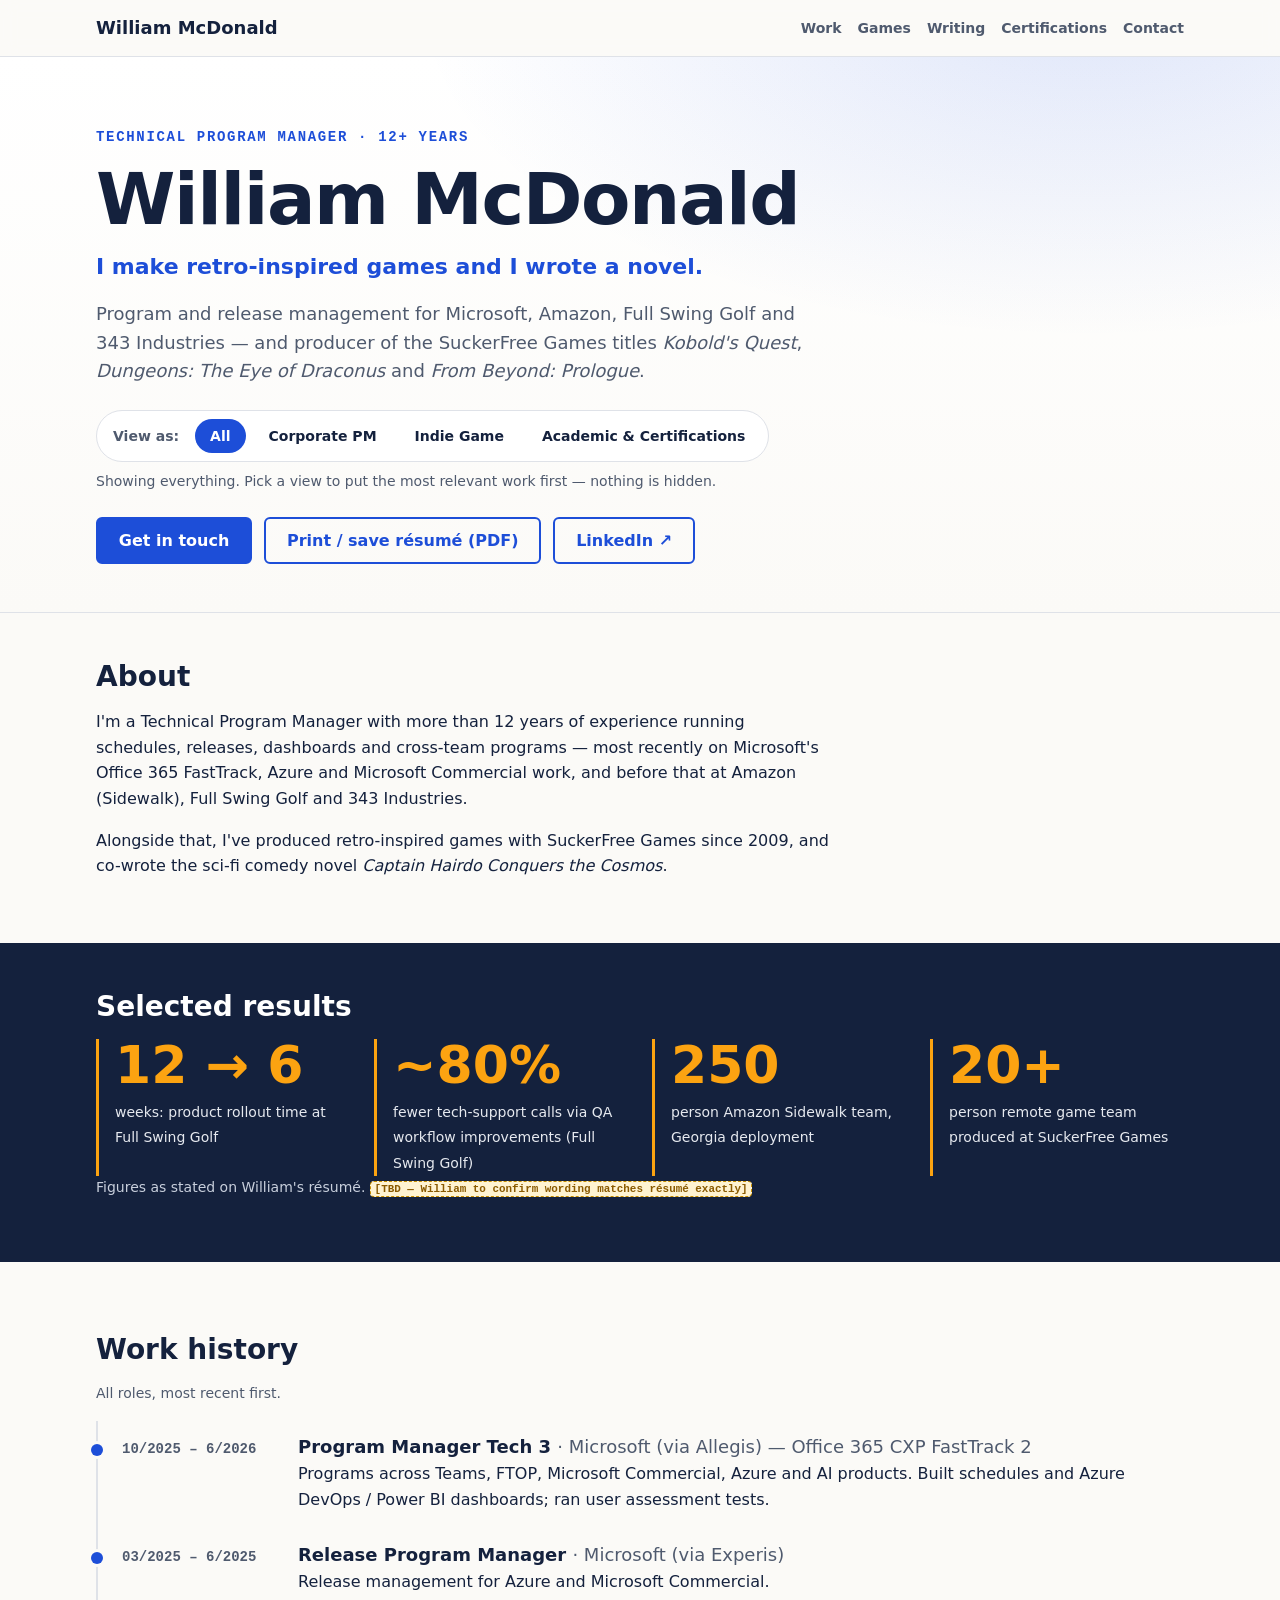
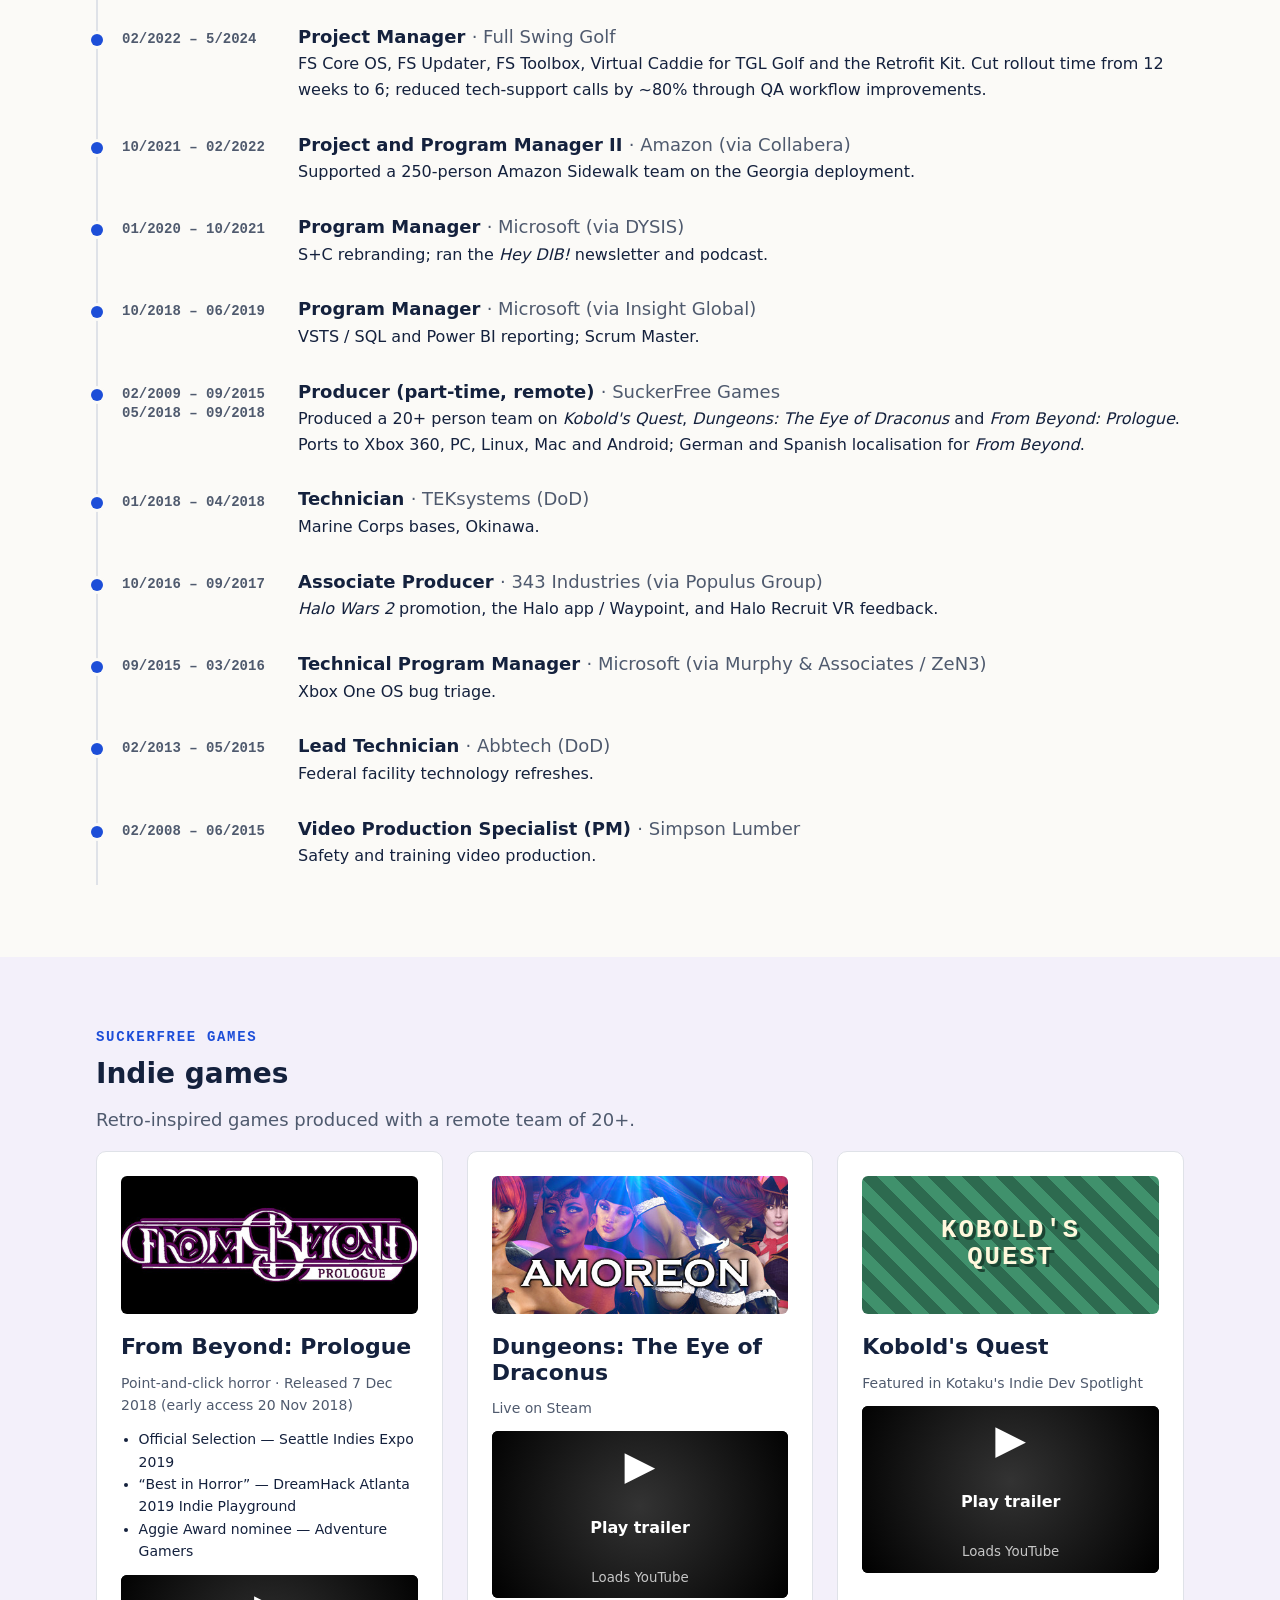
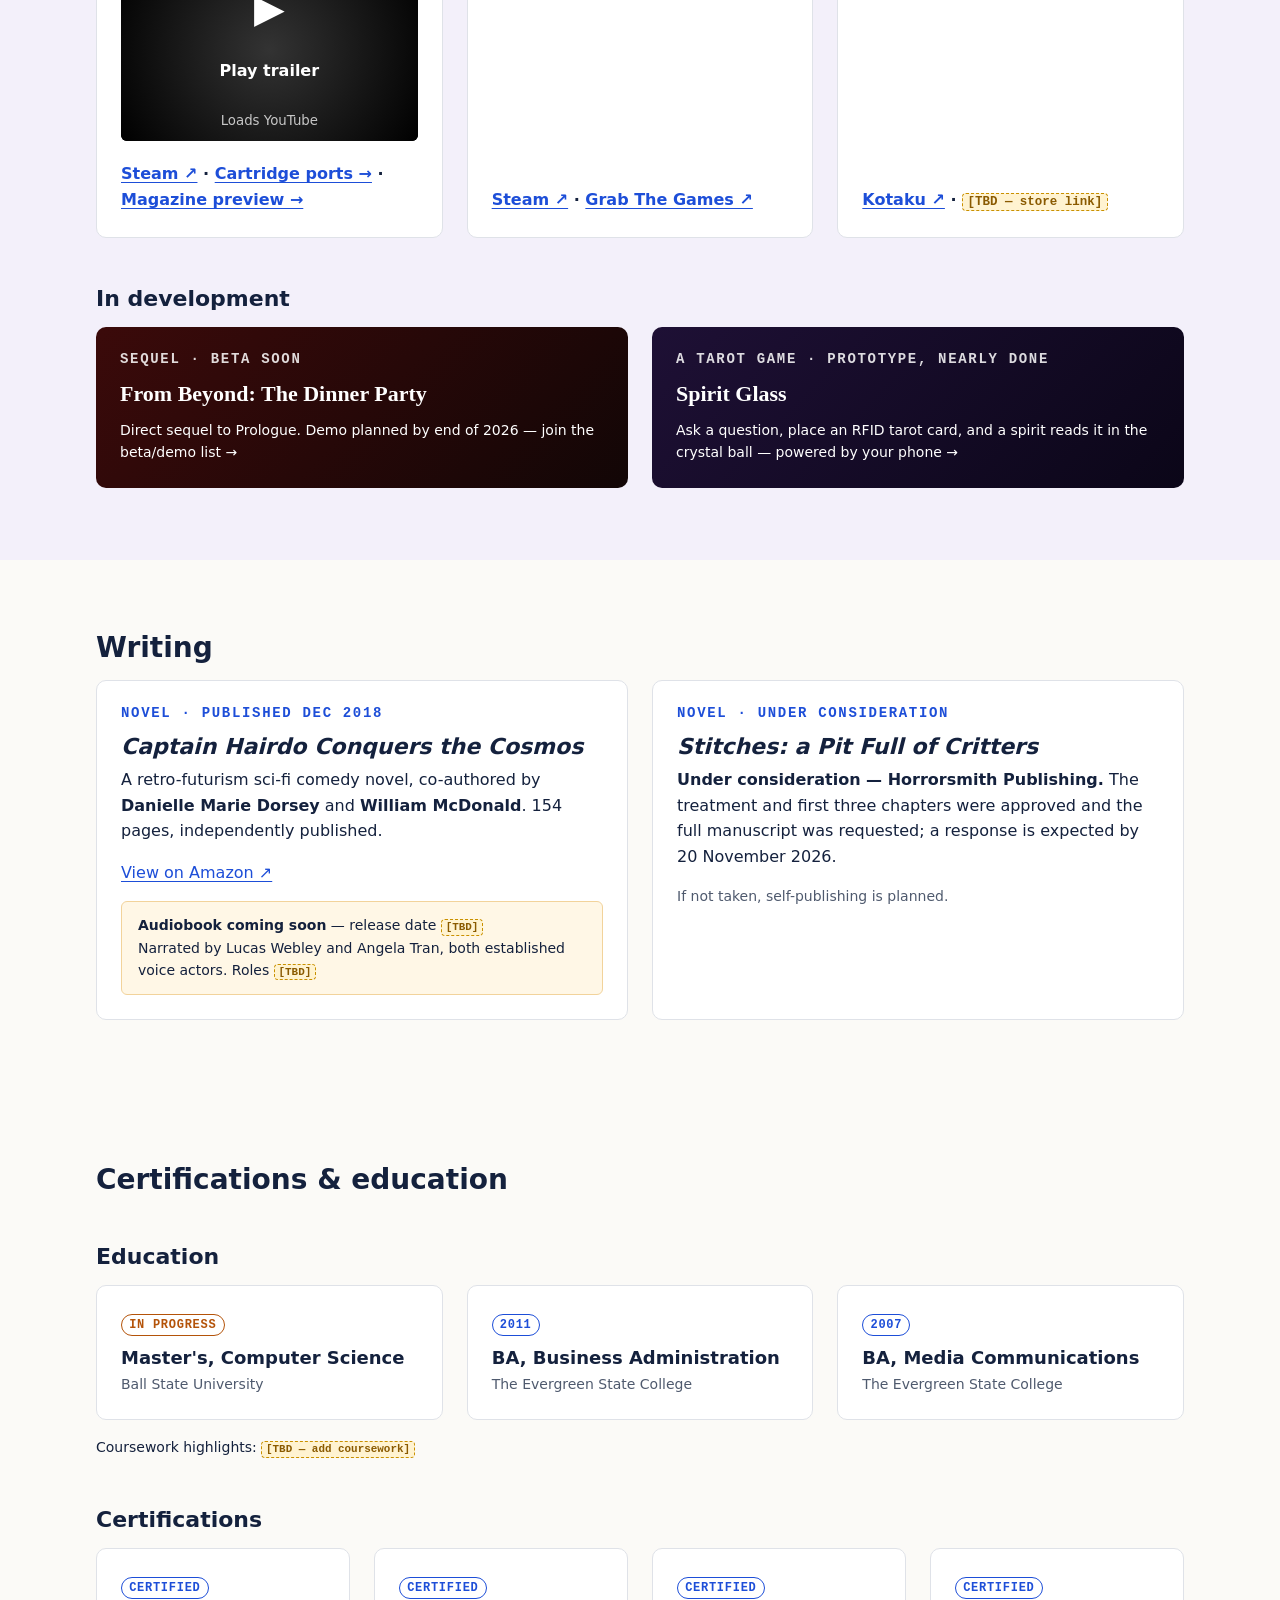
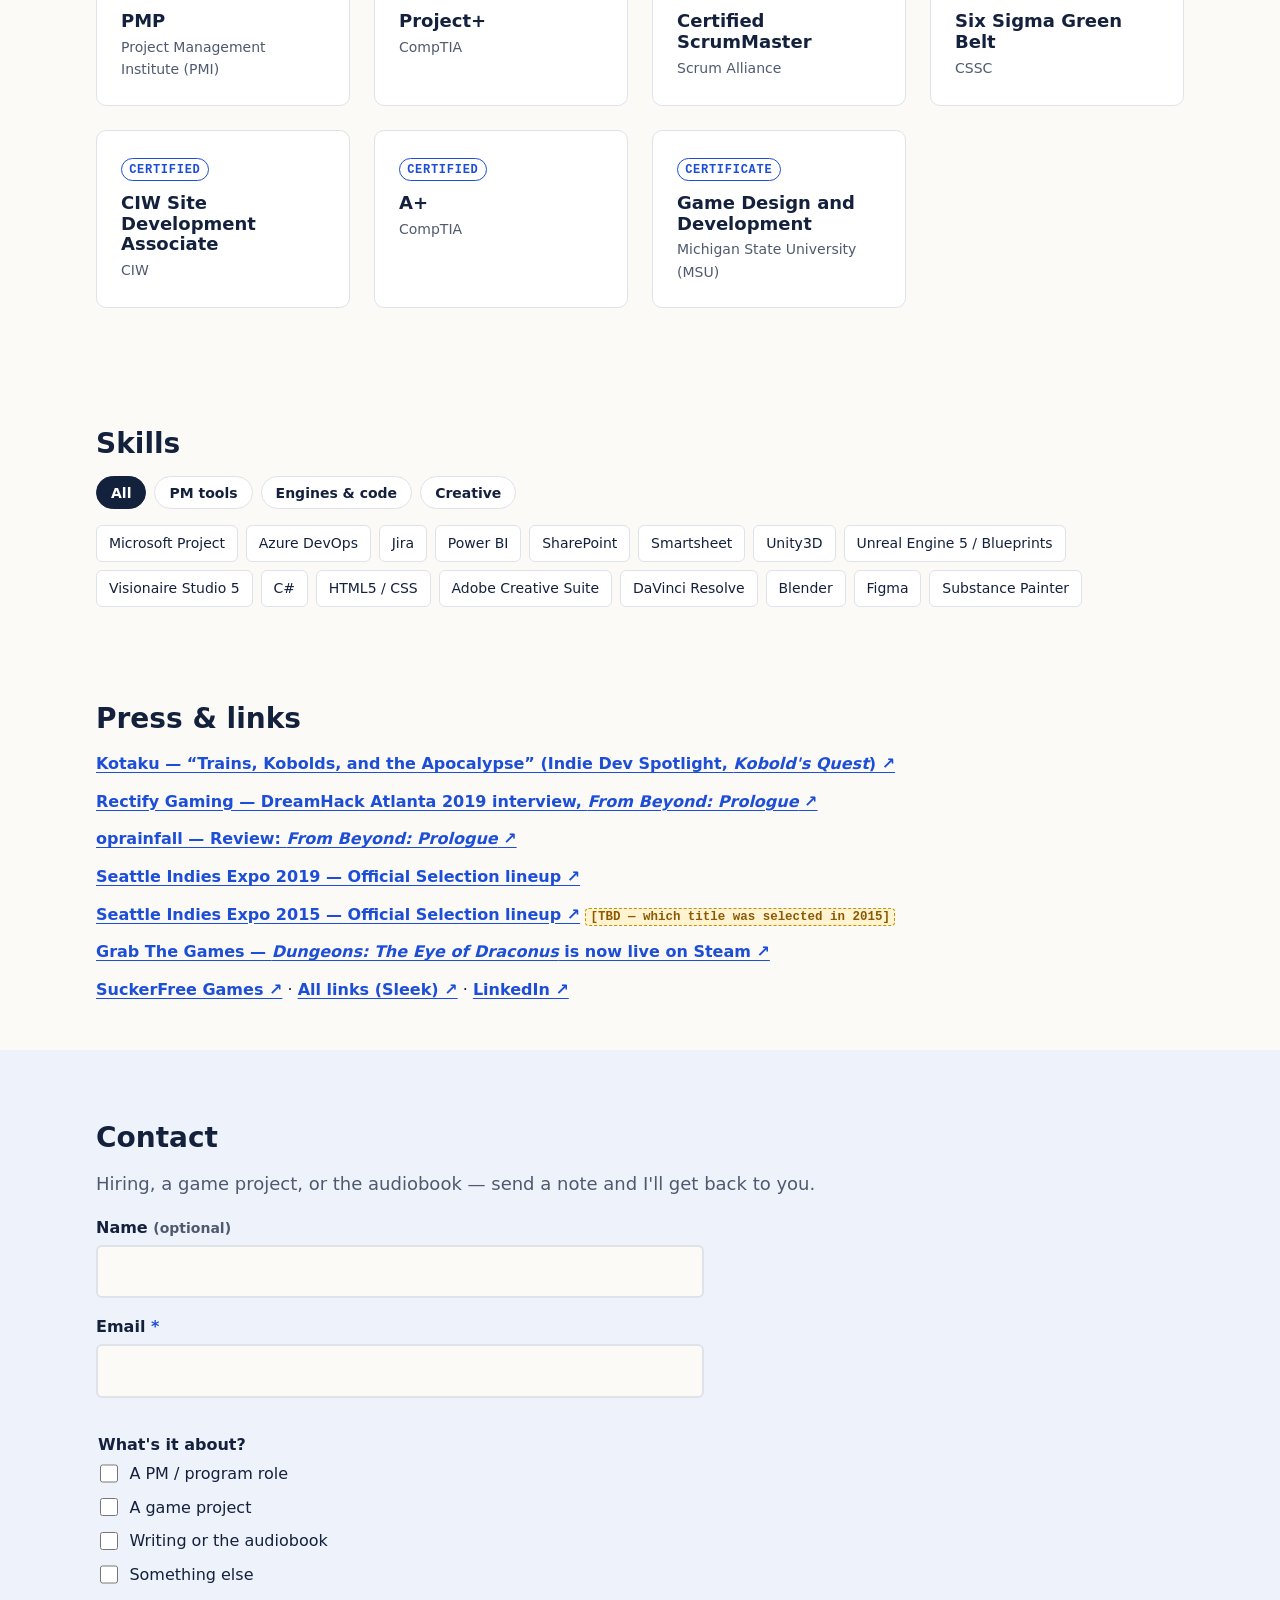
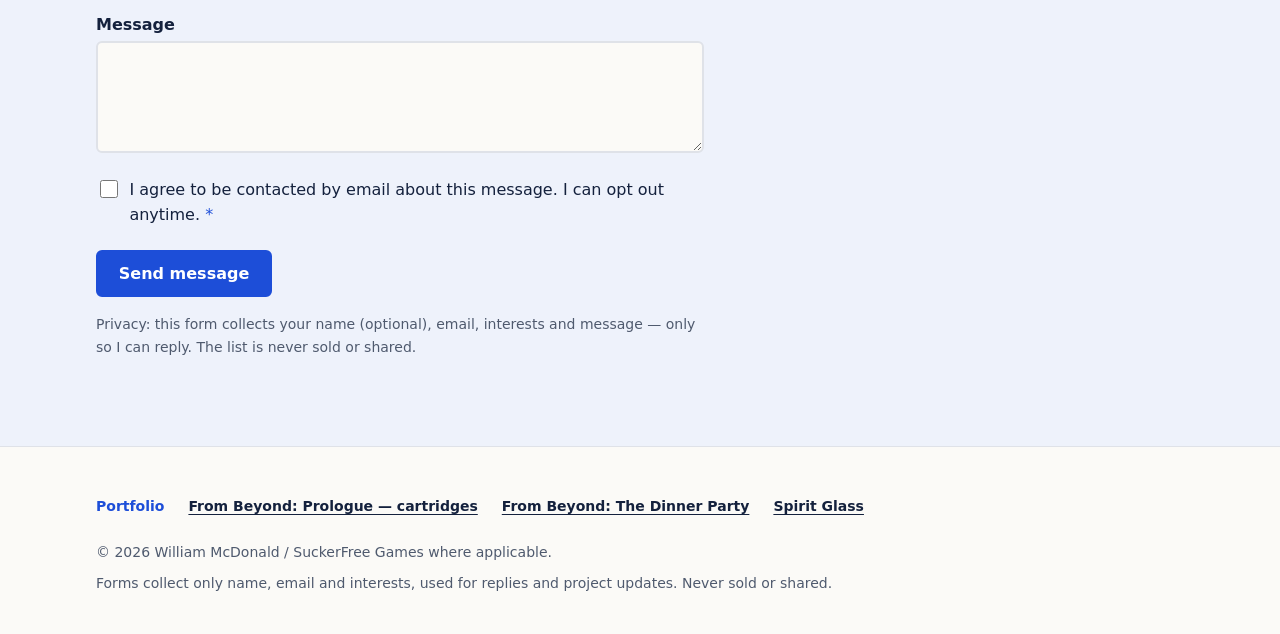
<file: sites/index.html>
<!doctype html>
<html lang="en">
<head>
<meta charset="utf-8">
<meta name="viewport" content="width=device-width, initial-scale=1">
<title>William McDonald — Portfolio &amp; Projects</title>
<meta name="description" content="William McDonald's portfolio, plus promo sites for From Beyond: Prologue cartridges, From Beyond: The Dinner Party and Spirit Glass.">
<meta http-equiv="refresh" content="0; url=portfolio/">
<link rel="canonical" href="portfolio/">
<link rel="stylesheet" href="shared/base.css">
</head>
<body>
<main class="wrap section">
  <h1>William McDonald</h1>
  <p>Redirecting to the <a href="portfolio/">portfolio</a>…</p>
  <ul>
    <li><a href="portfolio/">Portfolio</a></li>
    <li><a href="prologue-cartridges/">From Beyond: Prologue — cartridges</a></li>
    <li><a href="dinner-party/">From Beyond: The Dinner Party</a></li>
    <li><a href="tarot-reader/">Spirit Glass</a></li>
  </ul>
</main>
</body>
</html>
</file>
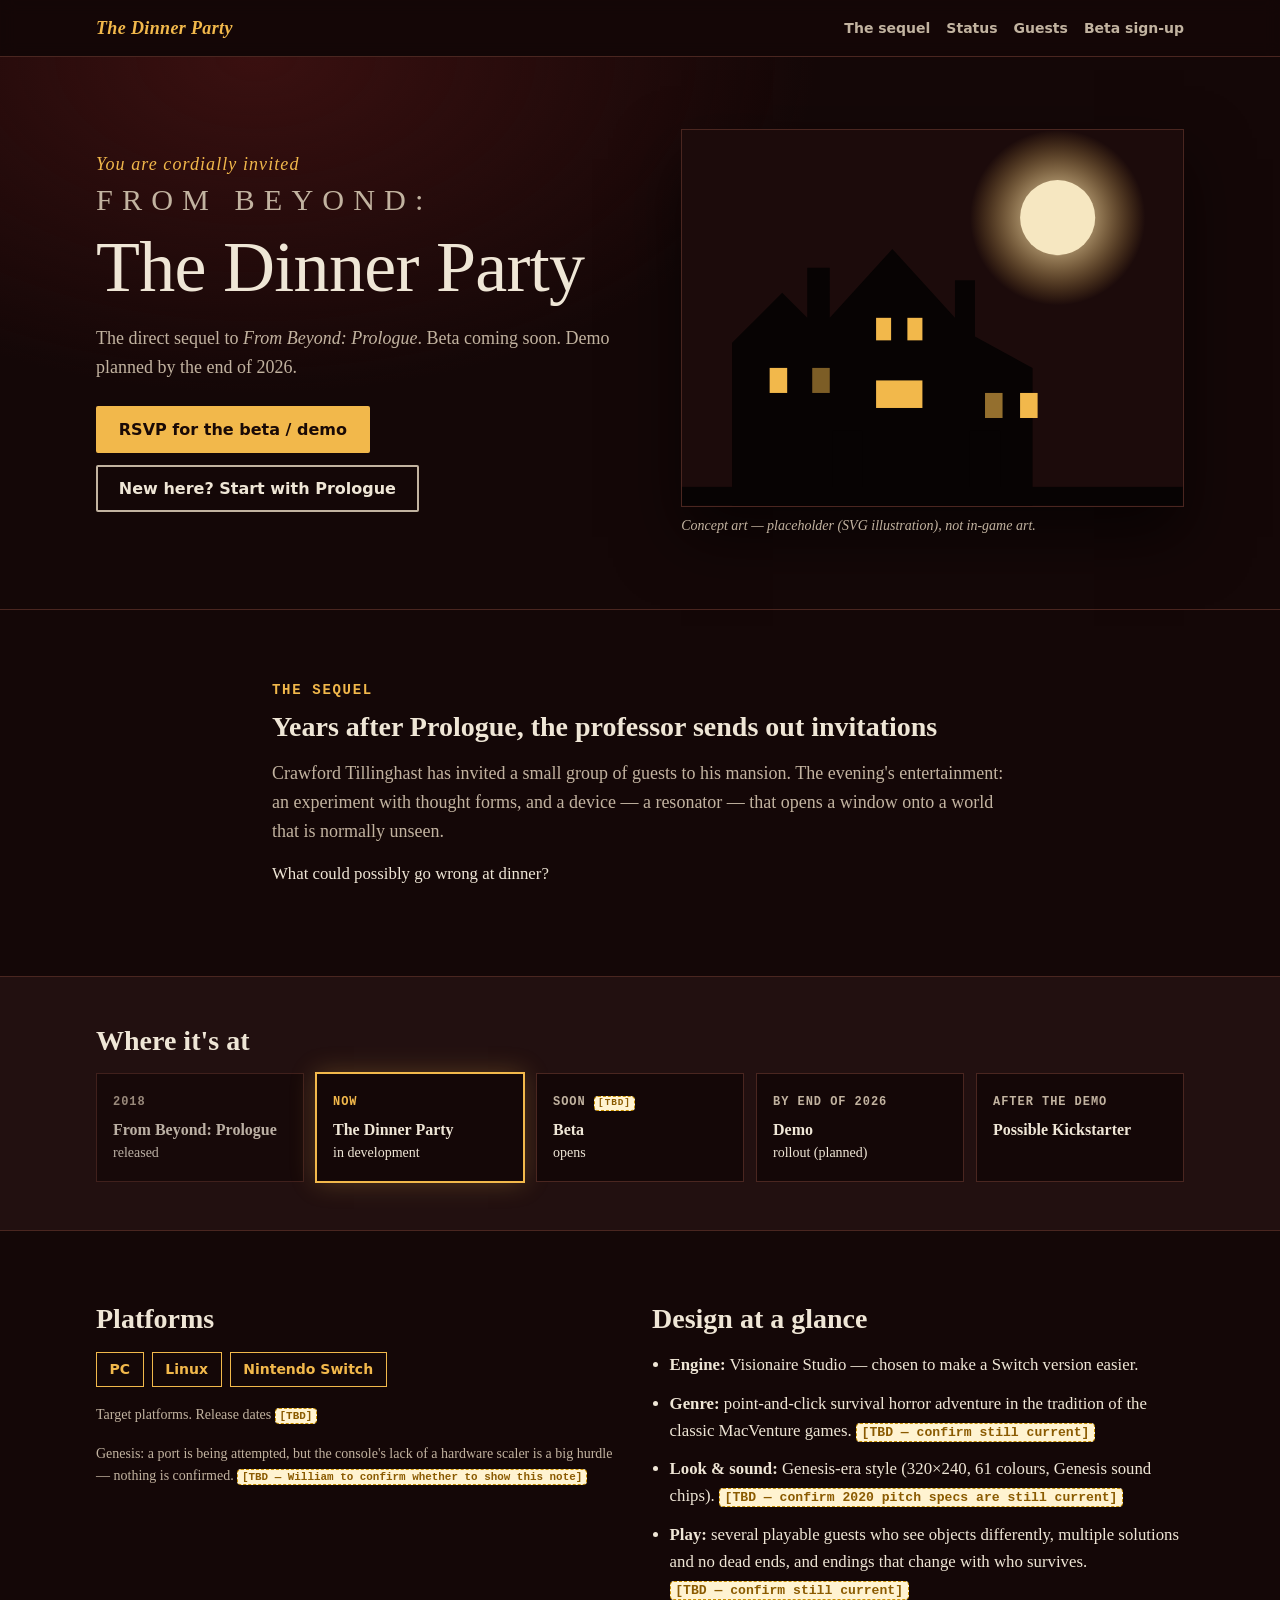
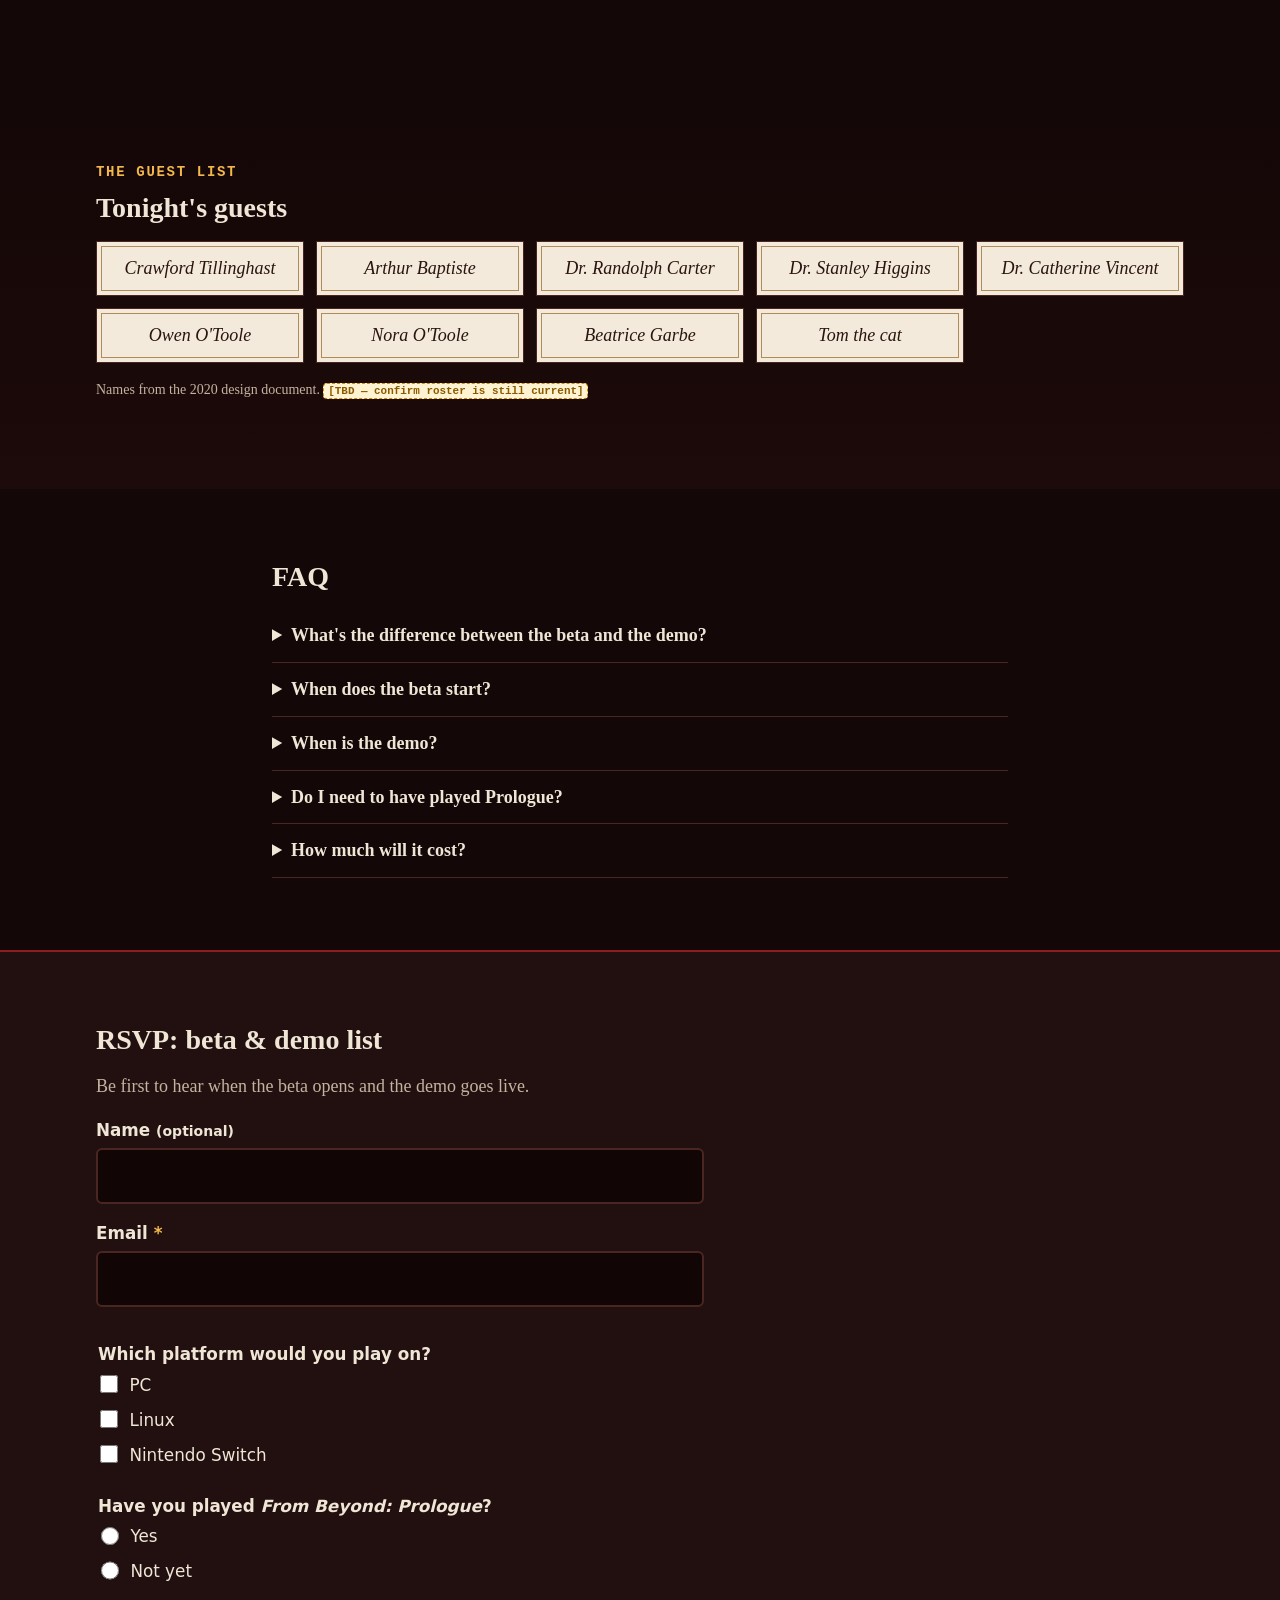
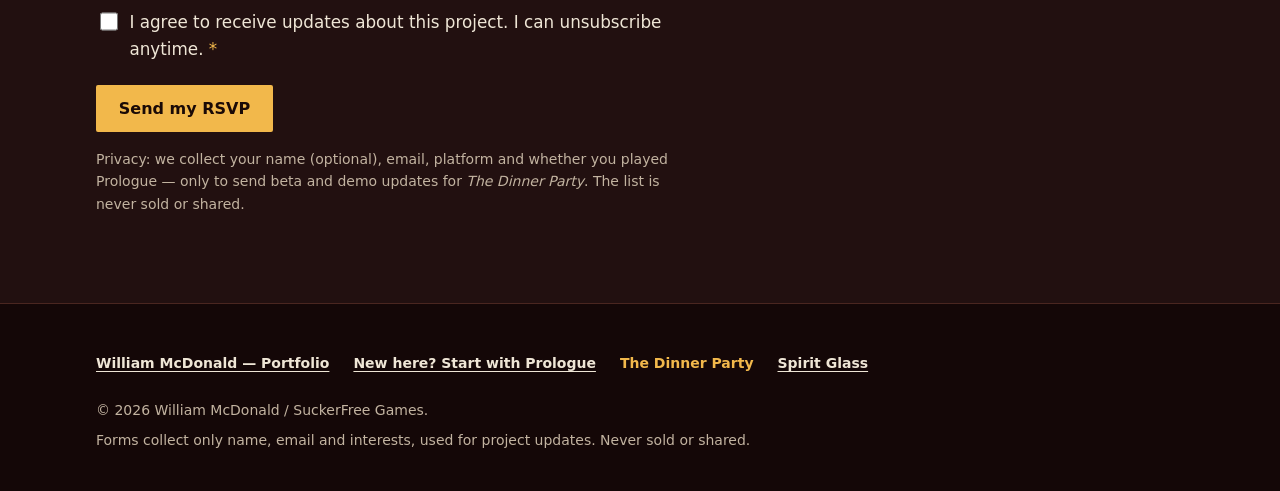
<file: sites/dinner-party/index.html>
<!doctype html>
<html lang="en">
<head>
<meta charset="utf-8">
<meta name="viewport" content="width=device-width, initial-scale=1">
<title>From Beyond: The Dinner Party — Beta &amp; Demo Sign-up | SuckerFree Games</title>
<meta name="description" content="From Beyond: The Dinner Party is the direct sequel to From Beyond: Prologue. Beta coming soon, demo planned by the end of 2026. Sign up for the beta and demo.">
<meta property="og:type" content="website">
<meta property="og:title" content="From Beyond: The Dinner Party — the sequel to Prologue">
<meta property="og:description" content="You are cordially invited. Beta soon, demo planned by the end of 2026 — sign up.">
<meta property="og:image" content="../shared/img/prologue-header.jpg">
<meta name="theme-color" content="#140707">
<link rel="icon" href="data:image/svg+xml,%3Csvg xmlns='http://www.w3.org/2000/svg' viewBox='0 0 32 32'%3E%3Crect width='32' height='32' fill='%23140707'/%3E%3Cpath d='M16 5c3 4 3 7 0 9-3-2-3-5 0-9z' fill='%23f2b84b'/%3E%3Crect x='14' y='14' width='4' height='13' fill='%23e8dcc6'/%3E%3C/svg%3E">
<link rel="stylesheet" href="../shared/base.css">
<link rel="stylesheet" href="site.css">
</head>
<body>
<a class="skip-link" href="#main">Skip to content</a>

<header class="site-header">
  <div class="wrap">
    <a class="brand" href="./">The Dinner Party</a>
    <nav class="site-nav" aria-label="Sections">
      <a href="#sequel" class="nav-optional">The sequel</a>
      <a href="#status">Status</a>
      <a href="#guests" class="nav-optional">Guests</a>
      <a href="#signup">Beta sign-up</a>
    </nav>
  </div>
</header>

<main id="main">
  <section class="hero">
    <div class="wrap hero-grid">
      <div class="hero-copy">
        <p class="invite">You are cordially invited</p>
        <h1><span class="h1-pre">From Beyond:</span> The Dinner Party</h1>
        <p class="lede">The direct sequel to <em>From Beyond: Prologue</em>. Beta coming soon. Demo planned by the end of 2026.</p>
        <div class="btn-row">
          <a class="btn" href="#signup">RSVP for the beta / demo</a>
          <a class="btn btn--ghost" href="../prologue-cartridges/">New here? Start with Prologue</a>
        </div>
      </div>
      <figure class="hero-art">
        <svg viewBox="0 0 400 300" role="img" aria-labelledby="mansion-t">
          <title id="mansion-t">Illustration of a dark mansion with lit windows under a full moon (placeholder concept art)</title>
          <defs>
            <radialGradient id="moon" cx="50%" cy="50%" r="50%"><stop offset="0" stop-color="#fff4d6"/><stop offset="1" stop-color="#f2b84b" stop-opacity="0"/></radialGradient>
          </defs>
          <rect width="400" height="300" fill="#1c0b0b"/>
          <circle cx="300" cy="70" r="70" fill="url(#moon)"/>
          <circle cx="300" cy="70" r="30" fill="#f6e7c1"/>
          <path d="M40 300V170l40-40 20 20V110h18v40l50-55 50 55V120h16v45l46 25v110z" fill="#070303"/>
          <path d="M120 300v-60h24v60zM230 300v-60h24v60z" fill="#070303"/>
          <g fill="#f2b84b">
            <rect x="70" y="190" width="14" height="20"/><rect x="104" y="190" width="14" height="20" opacity=".5"/>
            <rect x="155" y="150" width="12" height="18"/><rect x="180" y="150" width="12" height="18"/>
            <rect x="155" y="200" width="37" height="22"/>
            <rect x="242" y="210" width="14" height="20" opacity=".6"/><rect x="270" y="210" width="14" height="20"/>
          </g>
          <rect y="285" width="400" height="15" fill="#070303"/>
        </svg>
        <figcaption class="placeholder-note">Concept art — placeholder (SVG illustration), not in-game art.</figcaption>
      </figure>
    </div>
  </section>

  <section class="section" id="sequel">
    <div class="wrap narrow">
      <p class="eyebrow">The sequel</p>
      <h2>Years after Prologue, the professor sends out invitations</h2>
      <p class="lede">Crawford Tillinghast has invited a small group of guests to his mansion. The evening's entertainment: an experiment with thought forms, and a device — a resonator — that opens a window onto a world that is normally unseen.</p>
      <p>What could possibly go wrong at dinner?</p>
    </div>
  </section>

  <section class="section section--tight status-band" id="status">
    <div class="wrap">
      <h2>Where it's at</h2>
      <ol class="steps">
        <li class="done"><span class="step-when">2018</span><strong>From Beyond: Prologue</strong> released</li>
        <li class="now"><span class="step-when">Now</span><strong>The Dinner Party</strong> in development</li>
        <li><span class="step-when">Soon <span class="tbd">[TBD]</span></span><strong>Beta</strong> opens</li>
        <li><span class="step-when">By end of 2026</span><strong>Demo</strong> rollout (planned)</li>
        <li><span class="step-when">After the demo</span><strong>Possible Kickstarter</strong></li>
      </ol>
    </div>
  </section>

  <section class="section" id="platforms">
    <div class="wrap grid grid--2">
      <div>
        <h2>Platforms</h2>
        <ul class="plat">
          <li>PC</li><li>Linux</li><li>Nintendo Switch</li>
        </ul>
        <p class="small muted">Target platforms. Release dates <span class="tbd">[TBD]</span></p>
        <p class="small muted">Genesis: a port is being attempted, but the console's lack of a hardware scaler is a big hurdle — nothing is confirmed. <span class="tbd">[TBD — William to confirm whether to show this note]</span></p>
      </div>
      <div>
        <h2>Design at a glance</h2>
        <ul class="glance">
          <li><strong>Engine:</strong> Visionaire Studio — chosen to make a Switch version easier.</li>
          <li><strong>Genre:</strong> point-and-click survival horror adventure in the tradition of the classic MacVenture games. <span class="tbd">[TBD — confirm still current]</span></li>
          <li><strong>Look &amp; sound:</strong> Genesis-era style (320×240, 61 colours, Genesis sound chips). <span class="tbd">[TBD — confirm 2020 pitch specs are still current]</span></li>
          <li><strong>Play:</strong> several playable guests who see objects differently, multiple solutions and no dead ends, and endings that change with who survives. <span class="tbd">[TBD — confirm still current]</span></li>
        </ul>
      </div>
    </div>
  </section>

  <section class="section guests-band" id="guests">
    <div class="wrap">
      <p class="eyebrow">The guest list</p>
      <h2>Tonight's guests</h2>
      <ul class="guests">
        <li>Crawford Tillinghast</li>
        <li>Arthur Baptiste</li>
        <li>Dr. Randolph Carter</li>
        <li>Dr. Stanley Higgins</li>
        <li>Dr. Catherine Vincent</li>
        <li>Owen O'Toole</li>
        <li>Nora O'Toole</li>
        <li>Beatrice Garbe</li>
        <li>Tom the cat</li>
      </ul>
      <p class="small muted">Names from the 2020 design document. <span class="tbd">[TBD — confirm roster is still current]</span></p>
    </div>
  </section>

  <section class="section" id="faq">
    <div class="wrap faq narrow">
      <h2>FAQ</h2>
      <details><summary>What's the difference between the beta and the demo?</summary><p>The <strong>beta</strong> is an early test build for a smaller group of players, to find bugs and give feedback before things are final. The <strong>demo</strong> is a free, public slice of the game that anyone can play to try it out.</p></details>
      <details><summary>When does the beta start?</summary><p>Soon — the exact date is to be announced. Sign up below and you'll be told first.</p></details>
      <details><summary>When is the demo?</summary><p>The demo is planned for release by the end of 2026.</p></details>
      <details><summary>Do I need to have played Prologue?</summary><p>It's a direct sequel, so Prologue sets the scene — but you can sign up either way. <a href="../prologue-cartridges/">Learn about Prologue</a>.</p></details>
      <details><summary>How much will it cost?</summary><p>To be announced.</p></details>
    </div>
  </section>

  <section class="section signup-band" id="signup">
    <div class="wrap">
      <h2>RSVP: beta &amp; demo list</h2>
      <p class="lede">Be first to hear when the beta opens and the demo goes live.</p>
      <form class="signup" name="dinner-party-beta" data-list="dinner-party-beta" method="POST" data-netlify="true" netlify-honeypot="bot-field" data-success="Your RSVP is in. We'll email you when the beta and demo are ready.">
        <input type="hidden" name="form-name" value="dinner-party-beta">
        <input type="hidden" name="list" value="dinner-party-beta">
        <p class="hp"><label>Leave this empty <input name="bot-field" tabindex="-1" autocomplete="off"></label></p>
        <div class="field"><label for="dp-name">Name <span class="small">(optional)</span></label><input id="dp-name" name="name" type="text" autocomplete="name"></div>
        <div class="field"><label for="dp-email">Email <span class="req" aria-hidden="true">*</span></label><input id="dp-email" name="email" type="email" autocomplete="email" required aria-describedby="dp-email-err"><div class="err" id="dp-email-err"></div></div>
        <fieldset><legend>Which platform would you play on?</legend>
          <label class="check"><input type="checkbox" name="platform" value="PC"> PC</label>
          <label class="check"><input type="checkbox" name="platform" value="Linux"> Linux</label>
          <label class="check"><input type="checkbox" name="platform" value="Switch"> Nintendo Switch</label>
        </fieldset>
        <fieldset><legend>Have you played <em>From Beyond: Prologue</em>?</legend>
          <label class="check"><input type="radio" name="played_prologue" value="yes"> Yes</label>
          <label class="check"><input type="radio" name="played_prologue" value="no"> Not yet</label>
        </fieldset>
        <label class="check"><input type="checkbox" name="consent" value="yes" required aria-describedby="dp-consent-err"> <span>I agree to receive updates about this project. I can unsubscribe anytime. <span class="req" aria-hidden="true">*</span></span></label>
        <div class="err" id="dp-consent-err"></div>
        <button class="btn" type="submit">Send my RSVP</button>
        <div class="form-status" role="status" aria-live="polite" tabindex="-1"></div>
        <p class="privacy">Privacy: we collect your name (optional), email, platform and whether you played Prologue — only to send beta and demo updates for <em>The Dinner Party</em>. The list is never sold or shared.</p>
      </form>
    </div>
  </section>
</main>

<footer class="site-footer">
  <div class="wrap">
    <ul class="crossnav" aria-label="Related sites">
      <li><a href="../portfolio/">William McDonald — Portfolio</a></li>
      <li><a href="../prologue-cartridges/">New here? Start with Prologue</a></li>
      <li><a href="../dinner-party/" aria-current="page">The Dinner Party</a></li>
      <li><a href="../tarot-reader/">Spirit Glass</a></li>
    </ul>
    <p>© <span data-year>2026</span> William McDonald / SuckerFree Games.</p>
    <p>Forms collect only name, email and interests, used for project updates. Never sold or shared.</p>
  </div>
</footer>

<script src="../shared/config.js"></script>
<script src="../shared/site.js"></script>
</body>
</html>
</file>
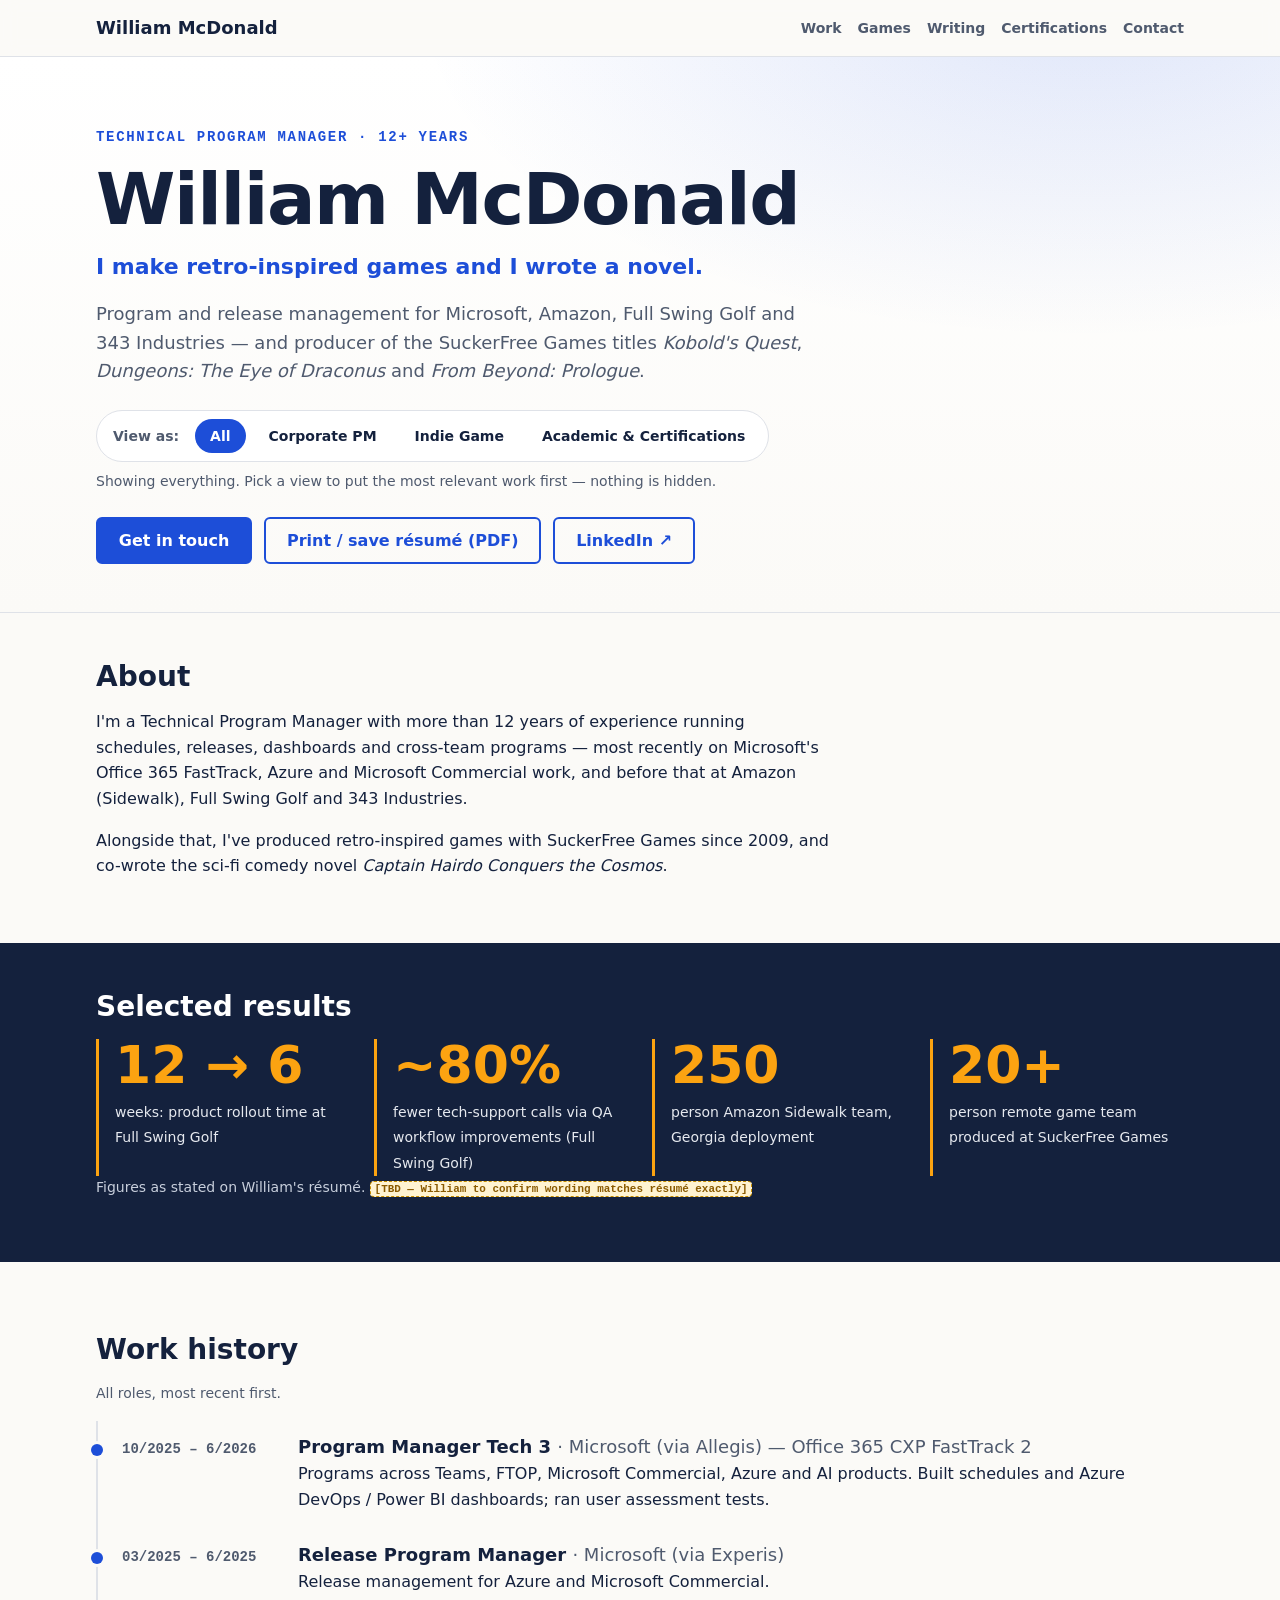
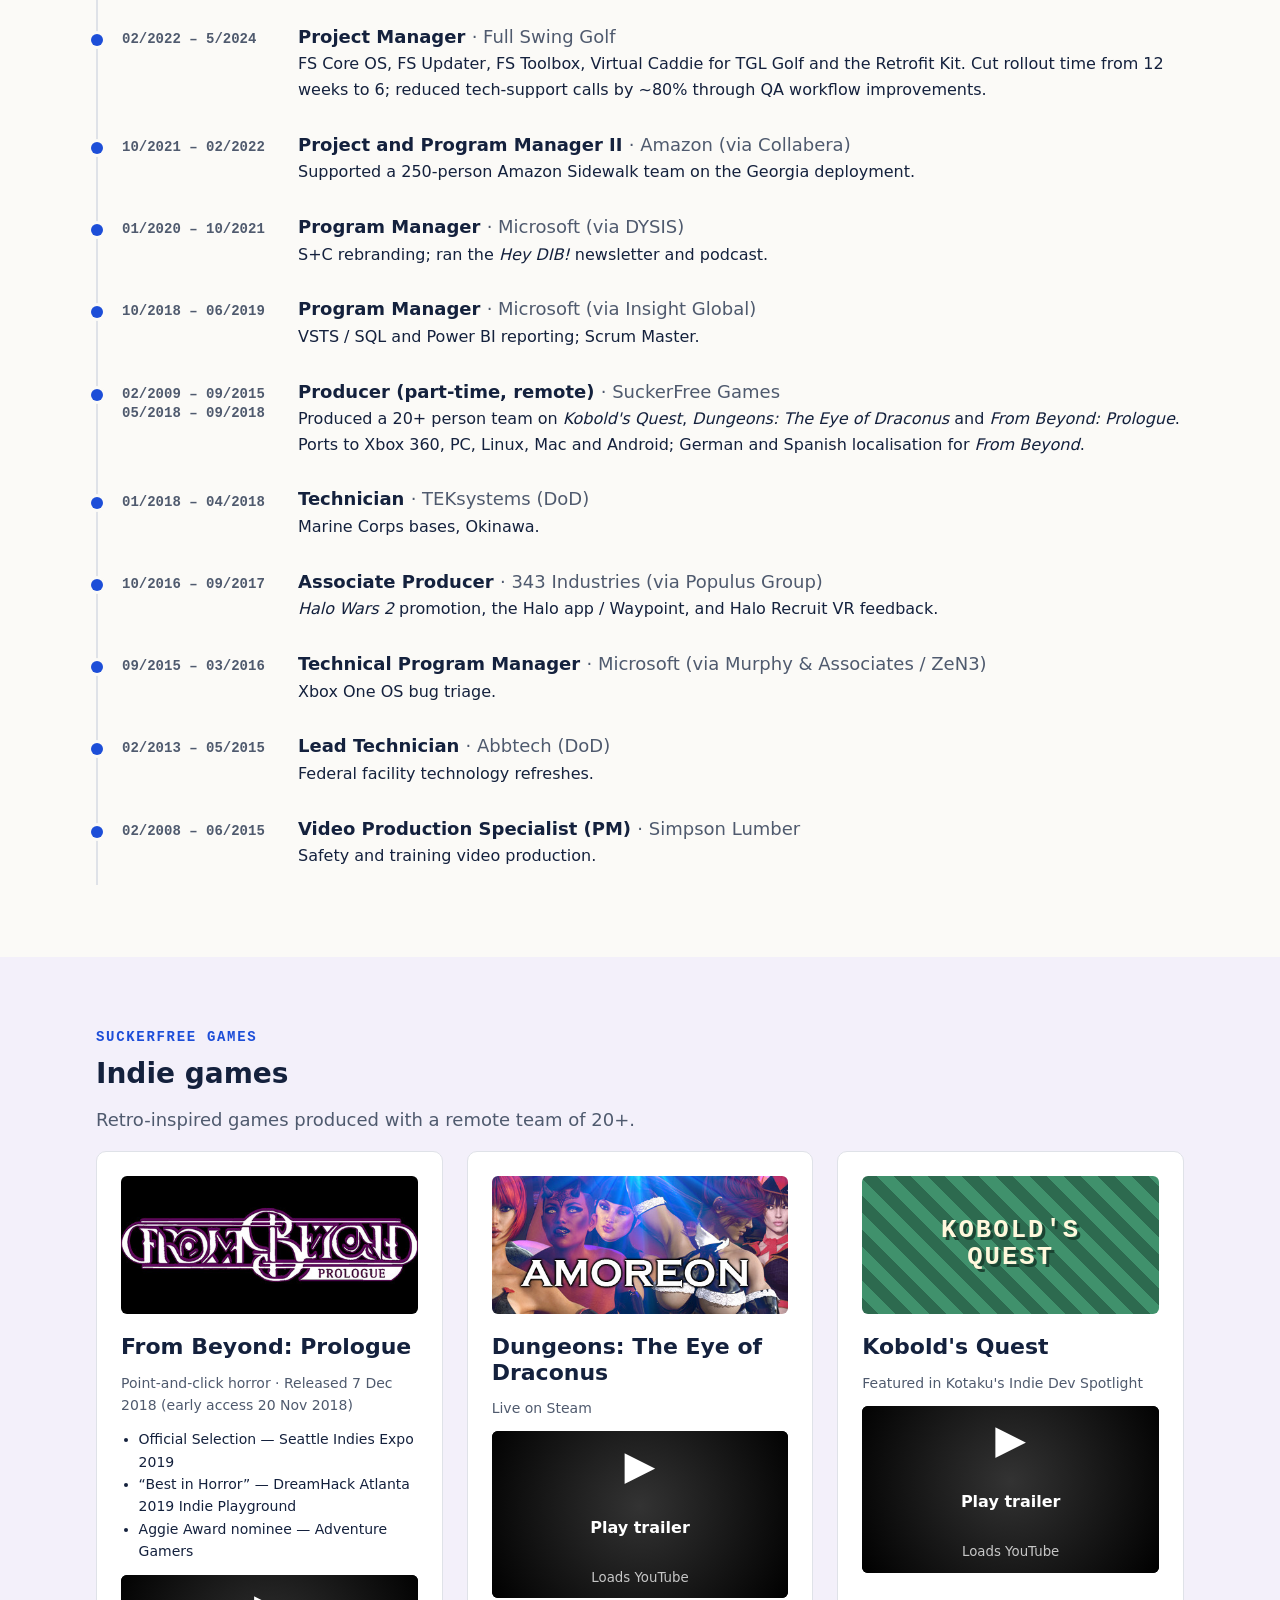
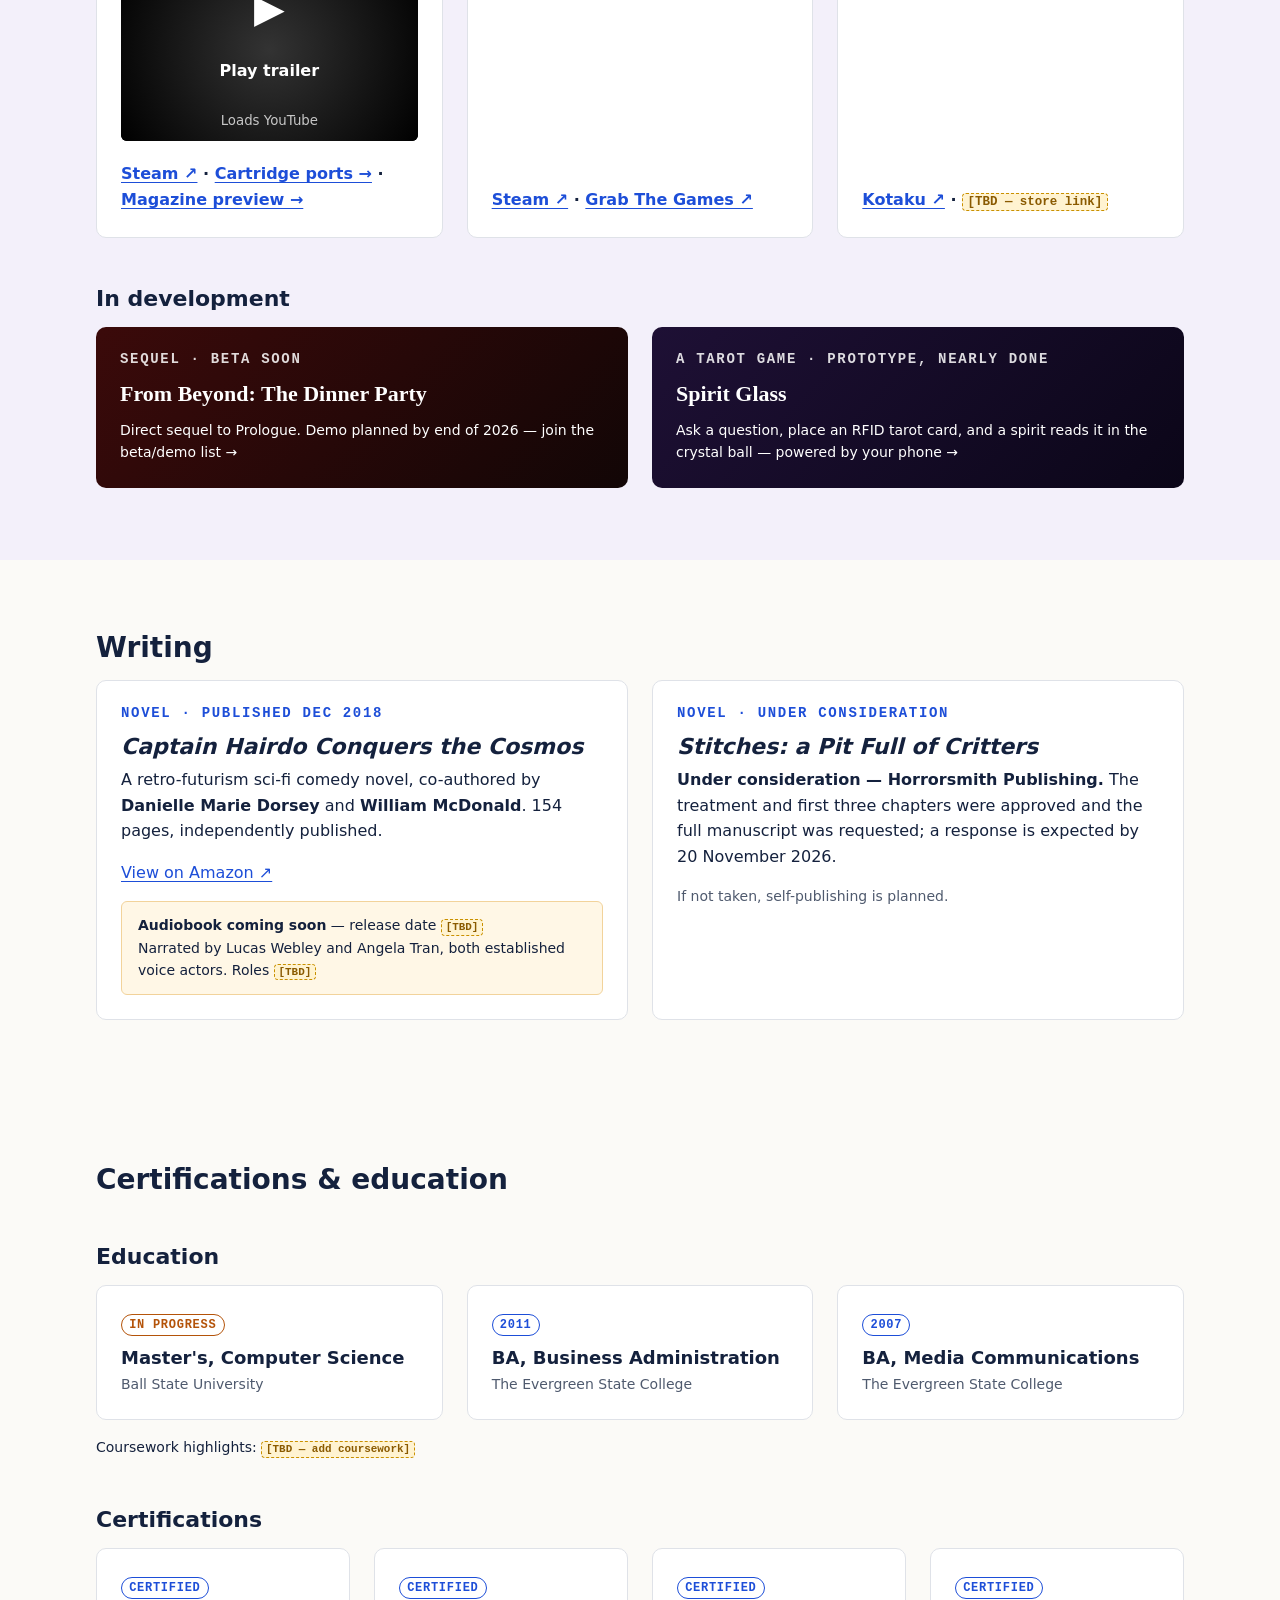
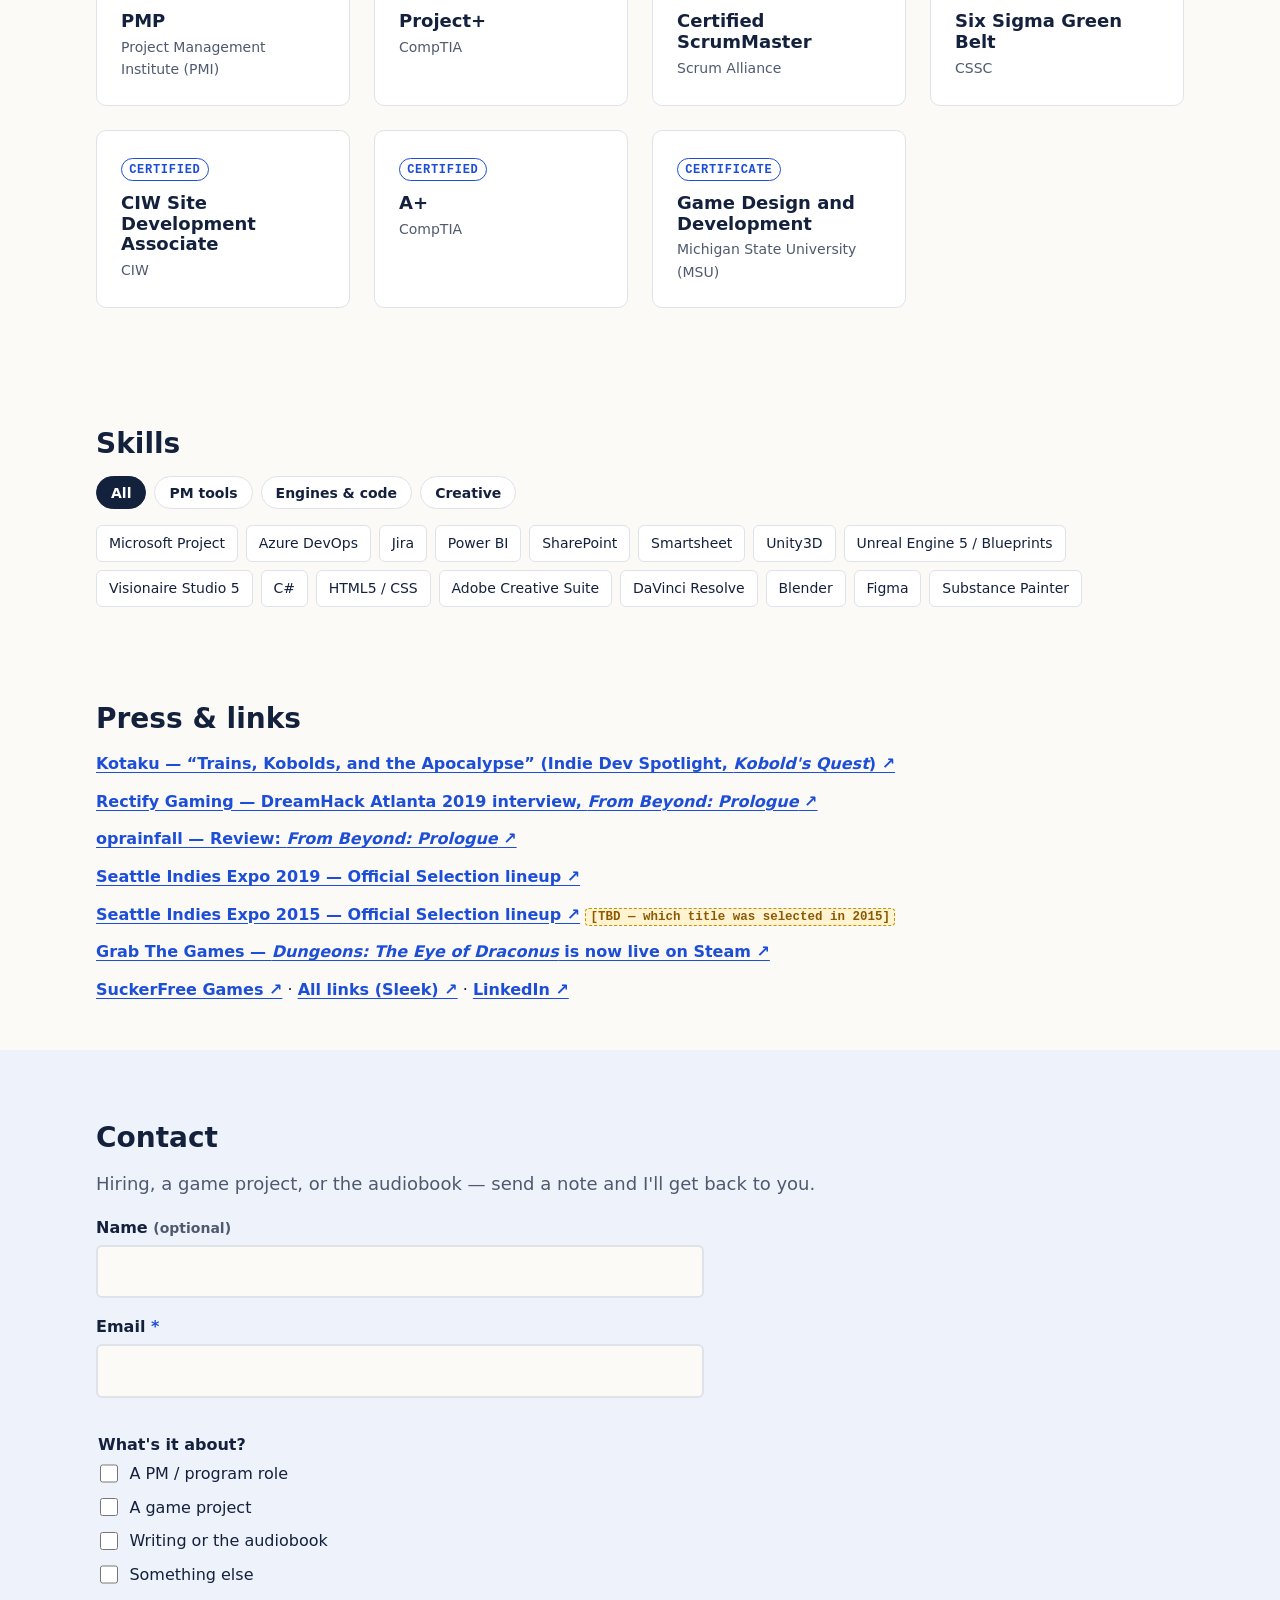
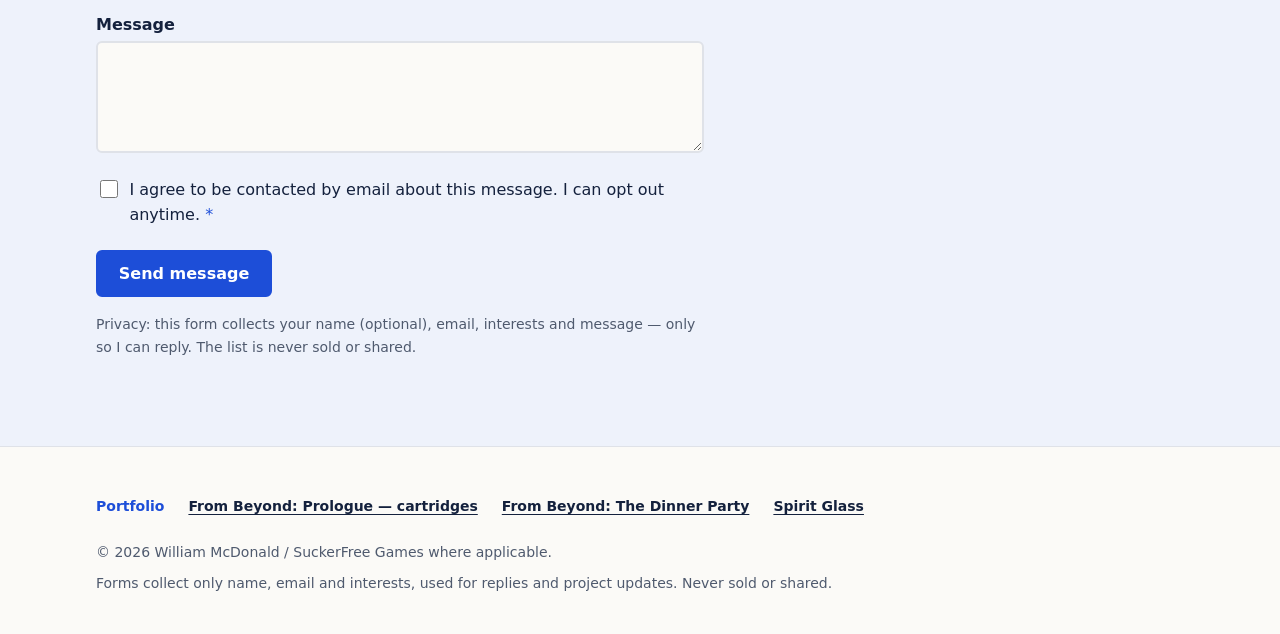
<file: sites/portfolio/index.html>
<!doctype html>
<html lang="en">
<head>
<meta charset="utf-8">
<meta name="viewport" content="width=device-width, initial-scale=1">
<title>William McDonald — Technical Program Manager &amp; Indie Game Producer</title>
<meta name="description" content="William McDonald: Technical Program Manager with 12+ years at Microsoft, Amazon, Full Swing Golf and 343 Industries, and producer of retro-inspired games at SuckerFree Games.">
<meta property="og:type" content="website">
<meta property="og:title" content="William McDonald — Technical Program Manager &amp; Indie Game Producer">
<meta property="og:description" content="I make retro-inspired games and I wrote a novel. 12+ years of technical program management.">
<meta property="og:image" content="../shared/img/prologue-header.jpg">
<meta name="theme-color" content="#14213d">
<link rel="icon" href="data:image/svg+xml,%3Csvg xmlns='http://www.w3.org/2000/svg' viewBox='0 0 32 32'%3E%3Crect width='32' height='32' rx='6' fill='%2314213d'/%3E%3Ctext x='16' y='22' font-family='Arial' font-weight='700' font-size='15' fill='%23fca311' text-anchor='middle'%3EWM%3C/text%3E%3C/svg%3E">
<link rel="stylesheet" href="../shared/base.css">
<link rel="stylesheet" href="portfolio.css">
</head>
<body data-mode="all">
<a class="skip-link" href="#main">Skip to content</a>

<header class="site-header">
  <div class="wrap">
    <a class="brand" href="./">William McDonald</a>
    <nav class="site-nav" aria-label="Sections">
      <a href="#work">Work</a>
      <a href="#indie">Games</a>
      <a class="nav-optional" href="#writing">Writing</a>
      <a class="nav-optional" href="#credentials">Certifications</a>
      <a href="#contact">Contact</a>
    </nav>
  </div>
</header>

<main id="main" class="modes">

  <!-- ============ HERO ============ -->
  <section class="hero" id="top" data-section="hero">
    <div class="wrap">
      <p class="eyebrow">Technical Program Manager · 12+ years</p>
      <h1>William McDonald</h1>
      <p class="hero-sub">I make retro-inspired games and I wrote a novel.</p>
      <p class="lede">Program and release management for Microsoft, Amazon, Full Swing Golf and 343 Industries — and producer of the SuckerFree Games titles <em>Kobold's Quest</em>, <em>Dungeons: The Eye of Draconus</em> and <em>From Beyond: Prologue</em>.</p>

      <div class="mode-switch" role="group" aria-label="Choose what to show first">
        <span class="mode-label">View as:</span>
        <button type="button" class="mode-btn" data-mode-btn="all" aria-pressed="true">All</button>
        <button type="button" class="mode-btn" data-mode-btn="pm" aria-pressed="false">Corporate PM</button>
        <button type="button" class="mode-btn" data-mode-btn="indie" aria-pressed="false">Indie Game</button>
        <button type="button" class="mode-btn" data-mode-btn="academic" aria-pressed="false">Academic &amp; Certifications</button>
      </div>
      <p class="mode-note small muted" id="mode-note" aria-live="polite">Showing everything. Pick a view to put the most relevant work first — nothing is hidden.</p>

      <div class="btn-row">
        <a class="btn" href="#contact">Get in touch</a>
        <button type="button" class="btn btn--ghost" id="print-btn">Print / save résumé (PDF)</button>
        <a class="btn btn--ghost" href="https://www.linkedin.com/in/williamamcdonald/" rel="noopener" target="_blank">LinkedIn ↗</a>
      </div>
    </div>
  </section>

  <!-- ============ ABOUT ============ -->
  <section class="section section--tight" id="about" data-section="about">
    <div class="wrap about">
      <h2>About</h2>
      <p>I'm a Technical Program Manager with more than 12 years of experience running schedules, releases, dashboards and cross-team programs — most recently on Microsoft's Office 365 FastTrack, Azure and Microsoft Commercial work, and before that at Amazon (Sidewalk), Full Swing Golf and 343 Industries.</p>
      <p>Alongside that, I've produced retro-inspired games with SuckerFree Games since 2009, and co-wrote the sci-fi comedy novel <em>Captain Hairdo Conquers the Cosmos</em>.</p>
    </div>
  </section>

  <!-- ============ RESULTS ============ -->
  <section class="section section--tight results-band" id="results" data-section="results">
    <div class="wrap">
      <h2>Selected results</h2>
      <div class="grid grid--4">
        <div class="stat"><span class="stat-num">12 → 6</span><span class="stat-label">weeks: product rollout time at Full Swing Golf</span></div>
        <div class="stat"><span class="stat-num">~80%</span><span class="stat-label">fewer tech-support calls via QA workflow improvements (Full Swing Golf)</span></div>
        <div class="stat"><span class="stat-num">250</span><span class="stat-label">person Amazon Sidewalk team, Georgia deployment</span></div>
        <div class="stat"><span class="stat-num">20+</span><span class="stat-label">person remote game team produced at SuckerFree Games</span></div>
      </div>
      <p class="small muted">Figures as stated on William's résumé. <span class="tbd">[TBD — William to confirm wording matches résumé exactly]</span></p>
    </div>
  </section>

  <!-- ============ WORK HISTORY ============ -->
  <section class="section" id="work" data-section="work">
    <div class="wrap">
      <h2>Work history</h2>
      <p class="muted small" id="work-note">All roles, most recent first.</p>
      <ol class="timeline" id="timeline">
        <li class="job" data-modes="pm" data-rank="1">
          <div class="job-when">10/2025 – 6/2026</div>
          <div class="job-body"><h3>Program Manager Tech 3 <span class="org">· Microsoft (via Allegis) — Office 365 CXP FastTrack 2</span></h3>
          <p>Programs across Teams, FTOP, Microsoft Commercial, Azure and AI products. Built schedules and Azure DevOps / Power BI dashboards; ran user assessment tests.</p></div>
        </li>
        <li class="job" data-modes="pm" data-rank="2">
          <div class="job-when">03/2025 – 6/2025</div>
          <div class="job-body"><h3>Release Program Manager <span class="org">· Microsoft (via Experis)</span></h3>
          <p>Release management for Azure and Microsoft Commercial.</p></div>
        </li>
        <li class="job" data-modes="pm" data-rank="3">
          <div class="job-when">02/2022 – 5/2024</div>
          <div class="job-body"><h3>Project Manager <span class="org">· Full Swing Golf</span></h3>
          <p>FS Core OS, FS Updater, FS Toolbox, Virtual Caddie for TGL Golf and the Retrofit Kit. Cut rollout time from 12 weeks to 6; reduced tech-support calls by ~80% through QA workflow improvements.</p></div>
        </li>
        <li class="job" data-modes="pm" data-rank="4">
          <div class="job-when">10/2021 – 02/2022</div>
          <div class="job-body"><h3>Project and Program Manager II <span class="org">· Amazon (via Collabera)</span></h3>
          <p>Supported a 250-person Amazon Sidewalk team on the Georgia deployment.</p></div>
        </li>
        <li class="job" data-modes="pm" data-rank="5">
          <div class="job-when">01/2020 – 10/2021</div>
          <div class="job-body"><h3>Program Manager <span class="org">· Microsoft (via DYSIS)</span></h3>
          <p>S+C rebranding; ran the <em>Hey DIB!</em> newsletter and podcast.</p></div>
        </li>
        <li class="job" data-modes="pm" data-rank="6">
          <div class="job-when">10/2018 – 06/2019</div>
          <div class="job-body"><h3>Program Manager <span class="org">· Microsoft (via Insight Global)</span></h3>
          <p>VSTS / SQL and Power BI reporting; Scrum Master.</p></div>
        </li>
        <li class="job" data-modes="indie pm" data-rank="7">
          <div class="job-when">02/2009 – 09/2015 <br>05/2018 – 09/2018</div>
          <div class="job-body"><h3>Producer (part-time, remote) <span class="org">· SuckerFree Games</span></h3>
          <p>Produced a 20+ person team on <em>Kobold's Quest</em>, <em>Dungeons: The Eye of Draconus</em> and <em>From Beyond: Prologue</em>. Ports to Xbox 360, PC, Linux, Mac and Android; German and Spanish localisation for <em>From Beyond</em>.</p></div>
        </li>
        <li class="job" data-modes="pm" data-rank="8">
          <div class="job-when">01/2018 – 04/2018</div>
          <div class="job-body"><h3>Technician <span class="org">· TEKsystems (DoD)</span></h3>
          <p>Marine Corps bases, Okinawa.</p></div>
        </li>
        <li class="job" data-modes="indie pm" data-rank="9">
          <div class="job-when">10/2016 – 09/2017</div>
          <div class="job-body"><h3>Associate Producer <span class="org">· 343 Industries (via Populus Group)</span></h3>
          <p><em>Halo Wars 2</em> promotion, the Halo app / Waypoint, and Halo Recruit VR feedback.</p></div>
        </li>
        <li class="job" data-modes="pm indie" data-rank="10">
          <div class="job-when">09/2015 – 03/2016</div>
          <div class="job-body"><h3>Technical Program Manager <span class="org">· Microsoft (via Murphy &amp; Associates / ZeN3)</span></h3>
          <p>Xbox One OS bug triage.</p></div>
        </li>
        <li class="job" data-modes="pm" data-rank="11">
          <div class="job-when">02/2013 – 05/2015</div>
          <div class="job-body"><h3>Lead Technician <span class="org">· Abbtech (DoD)</span></h3>
          <p>Federal facility technology refreshes.</p></div>
        </li>
        <li class="job" data-modes="pm" data-rank="12">
          <div class="job-when">02/2008 – 06/2015</div>
          <div class="job-body"><h3>Video Production Specialist (PM) <span class="org">· Simpson Lumber</span></h3>
          <p>Safety and training video production.</p></div>
        </li>
      </ol>
    </div>
  </section>

  <!-- ============ INDIE GAMES ============ -->
  <section class="section indie-band" id="indie" data-section="indie">
    <div class="wrap">
      <p class="eyebrow">SuckerFree Games</p>
      <h2>Indie games</h2>
      <p class="lede">Retro-inspired games produced with a remote team of 20+.</p>

      <div class="grid grid--3 games">
        <article class="card game">
          <img src="../shared/img/prologue-header.jpg" width="460" height="215" alt="From Beyond: Prologue Steam header art" loading="lazy">
          <h3>From Beyond: Prologue</h3>
          <p class="small muted">Point-and-click horror · Released 7 Dec 2018 (early access 20 Nov 2018)</p>
          <ul class="awards">
            <li>Official Selection — Seattle Indies Expo 2019</li>
            <li>“Best in Horror” — DreamHack Atlanta 2019 Indie Playground</li>
            <li>Aggie Award nominee — Adventure Gamers</li>
          </ul>
          <div class="video" data-yt="lnnMDmeCrvA" data-title="New From Beyond trailer — 80's synth">
            <button type="button" class="video-play"><span aria-hidden="true">▶</span><span>Play trailer</span><small>Loads YouTube</small></button>
          </div>
          <p class="links"><a href="https://store.steampowered.com/app/971430/From_Beyond_Prologue/" rel="noopener" target="_blank">Steam ↗</a> · <a href="../prologue-cartridges/">Cartridge ports →</a> · <a href="../prologue-magazine/">Magazine preview →</a></p>
        </article>

        <article class="card game">
          <img src="../shared/img/draconus-header.jpg" width="460" height="215" alt="Dungeons: The Eye of Draconus Steam header art" loading="lazy">
          <h3>Dungeons: The Eye of Draconus</h3>
          <p class="small muted">Live on Steam</p>
          <div class="video" data-yt="cAdgqs82PdI" data-title="Dungeons: The Eye of Draconus official release trailer">
            <button type="button" class="video-play"><span aria-hidden="true">▶</span><span>Play trailer</span><small>Loads YouTube</small></button>
          </div>
          <p class="links"><a href="https://store.steampowered.com/app/1108570/Dungeons_The_Eye_of_Draconus/" rel="noopener" target="_blank">Steam ↗</a> · <a href="https://www.grabthegames.com/2019/12/dungeons-the-eye-of-draconus-is-now-live-on-steam/" rel="noopener" target="_blank">Grab The Games ↗</a></p>
        </article>

        <article class="card game">
          <div class="art-kobold" role="img" aria-label="Kobold's Quest title card (CSS illustration, placeholder)"><span>Kobold's<br>Quest</span></div>
          <h3>Kobold's Quest</h3>
          <p class="small muted">Featured in Kotaku's Indie Dev Spotlight</p>
          <div class="video" data-yt="-__Mq61Q32Y" data-title="Kobold's Quest official release trailer">
            <button type="button" class="video-play"><span aria-hidden="true">▶</span><span>Play trailer</span><small>Loads YouTube</small></button>
          </div>
          <p class="links"><a href="https://kotaku.com/trains-kobolds-and-the-apocalypse-1789351632" rel="noopener" target="_blank">Kotaku ↗</a> · <span class="tbd">[TBD — store link]</span></p>
        </article>
      </div>

      <h3 class="subhead">In development</h3>
      <div class="grid grid--2">
        <a class="card promo-link promo-dp" href="../dinner-party/">
          <span class="eyebrow">Sequel · beta soon</span>
          <strong>From Beyond: The Dinner Party</strong>
          <span class="small">Direct sequel to Prologue. Demo planned by end of 2026 — join the beta/demo list →</span>
        </a>
        <a class="card promo-link promo-tarot" href="../tarot-reader/">
          <span class="eyebrow">A Tarot Game · prototype, nearly done</span>
          <strong>Spirit Glass</strong>
          <span class="small">Ask a question, place an RFID tarot card, and a spirit reads it in the crystal ball — powered by your phone →</span>
        </a>
      </div>
    </div>
  </section>

  <!-- ============ WRITING ============ -->
  <section class="section" id="writing" data-section="writing">
    <div class="wrap">
      <h2>Writing</h2>
      <div class="grid grid--2">
        <article class="card">
          <p class="eyebrow">Novel · Published Dec 2018</p>
          <h3><cite>Captain Hairdo Conquers the Cosmos</cite></h3>
          <p>A retro-futurism sci-fi comedy novel, co-authored by <strong>Danielle Marie Dorsey</strong> and <strong>William McDonald</strong>. 154 pages, independently published.</p>
          <p><a href="https://www.amazon.com/dp/B07M96V5J9" rel="noopener" target="_blank">View on Amazon ↗</a></p>
          <div class="note-box">
            <strong>Audiobook coming soon</strong> — release date <span class="tbd">[TBD]</span><br>
            Narrated by Lucas Webley and Angela Tran, both established voice actors. Roles <span class="tbd">[TBD]</span>
          </div>
        </article>
        <article class="card">
          <p class="eyebrow">Novel · Under consideration</p>
          <h3><cite>Stitches: a Pit Full of Critters</cite></h3>
          <p><strong>Under consideration — Horrorsmith Publishing.</strong> The treatment and first three chapters were approved and the full manuscript was requested; a response is expected by 20 November 2026.</p>
          <p class="small muted">If not taken, self-publishing is planned.</p>
        </article>
      </div>
    </div>
  </section>

  <!-- ============ CERTIFICATIONS & EDUCATION ============ -->
  <section class="section" id="credentials" data-section="credentials">
    <div class="wrap">
      <h2>Certifications &amp; education</h2>
      <h3 class="subhead">Education</h3>
      <div class="grid grid--3 creds">
        <div class="card cred"><span class="badge status-progress">In progress</span><h4>Master's, Computer Science</h4><p>Ball State University</p></div>
        <div class="card cred"><span class="badge">2011</span><h4>BA, Business Administration</h4><p>The Evergreen State College</p></div>
        <div class="card cred"><span class="badge">2007</span><h4>BA, Media Communications</h4><p>The Evergreen State College</p></div>
      </div>
      <p class="coursework small" data-only-mode="academic">Coursework highlights: <span class="tbd">[TBD — add coursework]</span></p>

      <h3 class="subhead">Certifications</h3>
      <div class="grid grid--4 creds">
        <div class="card cred"><span class="badge">Certified</span><h4>PMP</h4><p>Project Management Institute (PMI)</p></div>
        <div class="card cred"><span class="badge">Certified</span><h4>Project+</h4><p>CompTIA</p></div>
        <div class="card cred"><span class="badge">Certified</span><h4>Certified ScrumMaster</h4><p>Scrum Alliance</p></div>
        <div class="card cred"><span class="badge">Certified</span><h4>Six Sigma Green Belt</h4><p>CSSC</p></div>
        <div class="card cred"><span class="badge">Certified</span><h4>CIW Site Development Associate</h4><p>CIW</p></div>
        <div class="card cred"><span class="badge">Certified</span><h4>A+</h4><p>CompTIA</p></div>
        <div class="card cred"><span class="badge">Certificate</span><h4>Game Design and Development</h4><p>Michigan State University (MSU)</p></div>
      </div>
    </div>
  </section>

  <!-- ============ SKILLS ============ -->
  <section class="section section--tight" id="skills" data-section="skills">
    <div class="wrap">
      <h2>Skills</h2>
      <div class="chips" role="group" aria-label="Filter skills">
        <button type="button" class="chip" data-skill-filter="all" aria-pressed="true">All</button>
        <button type="button" class="chip" data-skill-filter="pm" aria-pressed="false">PM tools</button>
        <button type="button" class="chip" data-skill-filter="eng" aria-pressed="false">Engines &amp; code</button>
        <button type="button" class="chip" data-skill-filter="creative" aria-pressed="false">Creative</button>
      </div>
      <ul class="skills" id="skills-list">
        <li data-cat="pm">Microsoft Project</li><li data-cat="pm">Azure DevOps</li><li data-cat="pm">Jira</li><li data-cat="pm">Power BI</li><li data-cat="pm">SharePoint</li><li data-cat="pm">Smartsheet</li>
        <li data-cat="eng">Unity3D</li><li data-cat="eng">Unreal Engine 5 / Blueprints</li><li data-cat="eng">Visionaire Studio 5</li><li data-cat="eng">C#</li><li data-cat="eng">HTML5 / CSS</li>
        <li data-cat="creative">Adobe Creative Suite</li><li data-cat="creative">DaVinci Resolve</li><li data-cat="creative">Blender</li><li data-cat="creative">Figma</li><li data-cat="creative">Substance Painter</li>
      </ul>
    </div>
  </section>

  <!-- ============ PRESS ============ -->
  <section class="section section--tight" id="press" data-section="press">
    <div class="wrap">
      <h2>Press &amp; links</h2>
      <ul class="press">
        <li><a href="https://kotaku.com/trains-kobolds-and-the-apocalypse-1789351632" rel="noopener" target="_blank">Kotaku — “Trains, Kobolds, and the Apocalypse” (Indie Dev Spotlight, <em>Kobold's Quest</em>) ↗</a></li>
        <li><a href="https://rectifygaming.com/2019/11/21/dreamhack-atlanta-2019-from-beyond-prologue-reiterates-macventures-for-modern-hardware/" rel="noopener" target="_blank">Rectify Gaming — DreamHack Atlanta 2019 interview, <em>From Beyond: Prologue</em> ↗</a></li>
        <li><a href="https://operationrainfall.com/2020/03/27/review-from-beyond-prologue/" rel="noopener" target="_blank">oprainfall — Review: <em>From Beyond: Prologue</em> ↗</a></li>
        <li><a href="https://seattleindies.org/2019/08/12/seattle-indies-expo-2019-lineup/" rel="noopener" target="_blank">Seattle Indies Expo 2019 — Official Selection lineup ↗</a></li>
        <li><a href="https://seattleindies.org/2015/07/21/seattle-indies-expo-2015-lineup/" rel="noopener" target="_blank">Seattle Indies Expo 2015 — Official Selection lineup ↗</a> <span class="tbd">[TBD — which title was selected in 2015]</span></li>
        <li><a href="https://www.grabthegames.com/2019/12/dungeons-the-eye-of-draconus-is-now-live-on-steam/" rel="noopener" target="_blank">Grab The Games — <em>Dungeons: The Eye of Draconus</em> is now live on Steam ↗</a></li>
        <li><a href="https://www.suckerfreegames.com/" rel="noopener" target="_blank">SuckerFree Games ↗</a> · <a href="https://sleek.bio/mcdonaldwilliama" rel="noopener" target="_blank">All links (Sleek) ↗</a> · <a href="https://www.linkedin.com/in/williamamcdonald/" rel="noopener" target="_blank">LinkedIn ↗</a></li>
      </ul>
    </div>
  </section>

  <!-- ============ CONTACT ============ -->
  <section class="section contact-band" id="contact" data-section="contact">
    <div class="wrap">
      <h2>Contact</h2>
      <p class="lede">Hiring, a game project, or the audiobook — send a note and I'll get back to you.</p>

      <form class="signup" name="portfolio-contact" data-list="portfolio-contact" method="POST" data-netlify="true" netlify-honeypot="bot-field" data-success="Thanks — your message is on its way. I'll reply by email.">
        <input type="hidden" name="form-name" value="portfolio-contact">
        <input type="hidden" name="list" value="portfolio-contact">
        <p class="hp"><label>Leave this empty <input name="bot-field" tabindex="-1" autocomplete="off"></label></p>
        <div class="field"><label for="pc-name">Name <span class="muted small">(optional)</span></label><input id="pc-name" name="name" type="text" autocomplete="name"></div>
        <div class="field"><label for="pc-email">Email <span class="req" aria-hidden="true">*</span></label><input id="pc-email" name="email" type="email" autocomplete="email" required aria-describedby="pc-email-err"><div class="err" id="pc-email-err"></div></div>
        <fieldset><legend>What's it about?</legend>
          <label class="check"><input type="checkbox" name="interest" value="PM role / hiring"> A PM / program role</label>
          <label class="check"><input type="checkbox" name="interest" value="Game project"> A game project</label>
          <label class="check"><input type="checkbox" name="interest" value="Writing / audiobook"> Writing or the audiobook</label>
          <label class="check"><input type="checkbox" name="interest" value="Other"> Something else</label>
        </fieldset>
        <div class="field"><label for="pc-msg">Message</label><textarea id="pc-msg" name="message"></textarea></div>
        <label class="check"><input type="checkbox" name="consent" value="yes" required aria-describedby="pc-consent-err"> <span>I agree to be contacted by email about this message. I can opt out anytime. <span class="req" aria-hidden="true">*</span></span></label>
        <div class="err" id="pc-consent-err"></div>
        <button class="btn" type="submit">Send message</button>
        <div class="form-status" role="status" aria-live="polite" tabindex="-1"></div>
        <p class="privacy">Privacy: this form collects your name (optional), email, interests and message — only so I can reply. The list is never sold or shared.</p>
      </form>
    </div>
  </section>
</main>

<footer class="site-footer">
  <div class="wrap">
    <ul class="crossnav" aria-label="William McDonald's sites">
      <li><a href="../portfolio/" aria-current="page">Portfolio</a></li>
      <li><a href="../prologue-cartridges/">From Beyond: Prologue — cartridges</a></li>
      <li><a href="../dinner-party/">From Beyond: The Dinner Party</a></li>
      <li><a href="../tarot-reader/">Spirit Glass</a></li>
    </ul>
    <p>© <span data-year>2026</span> William McDonald / SuckerFree Games where applicable.</p>
    <p>Forms collect only name, email and interests, used for replies and project updates. Never sold or shared.</p>
  </div>
</footer>

<script src="../shared/config.js"></script>
<script src="../shared/site.js"></script>
<script src="portfolio.js"></script>
</body>
</html>
</file>
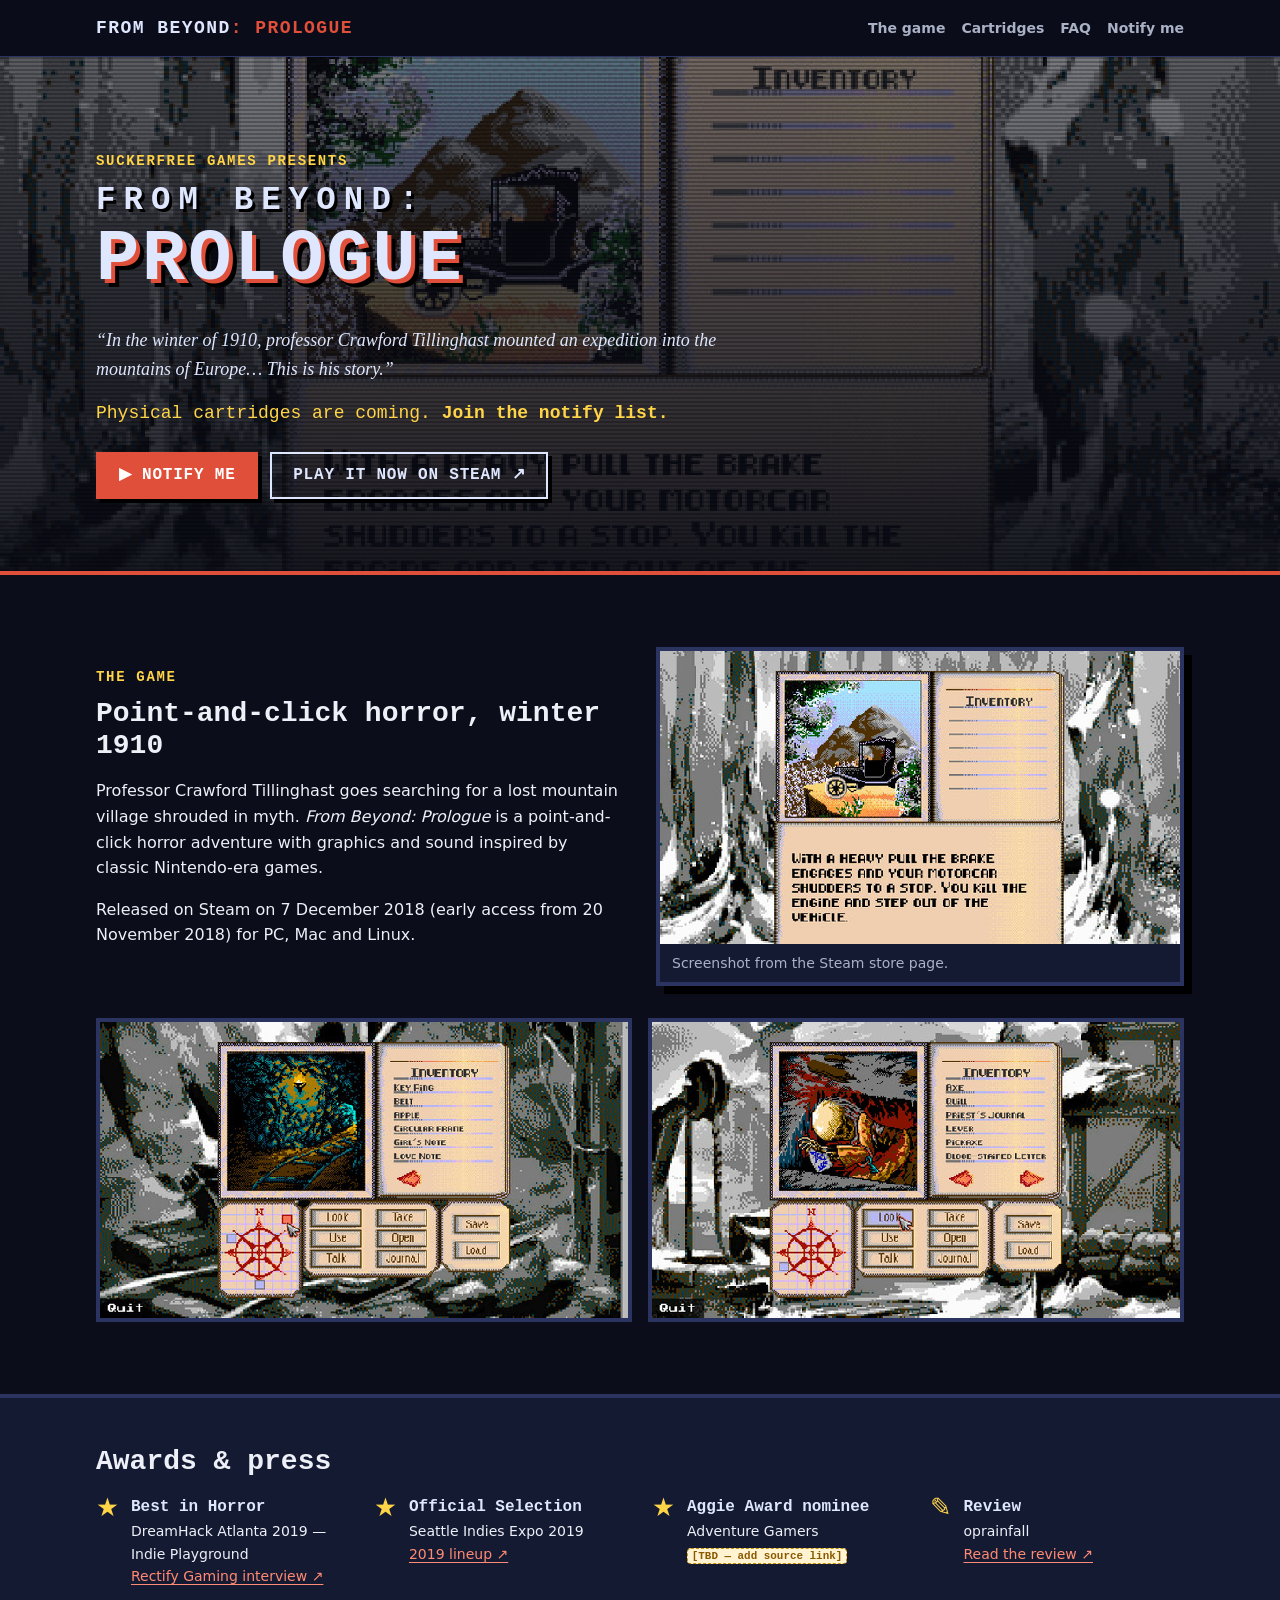
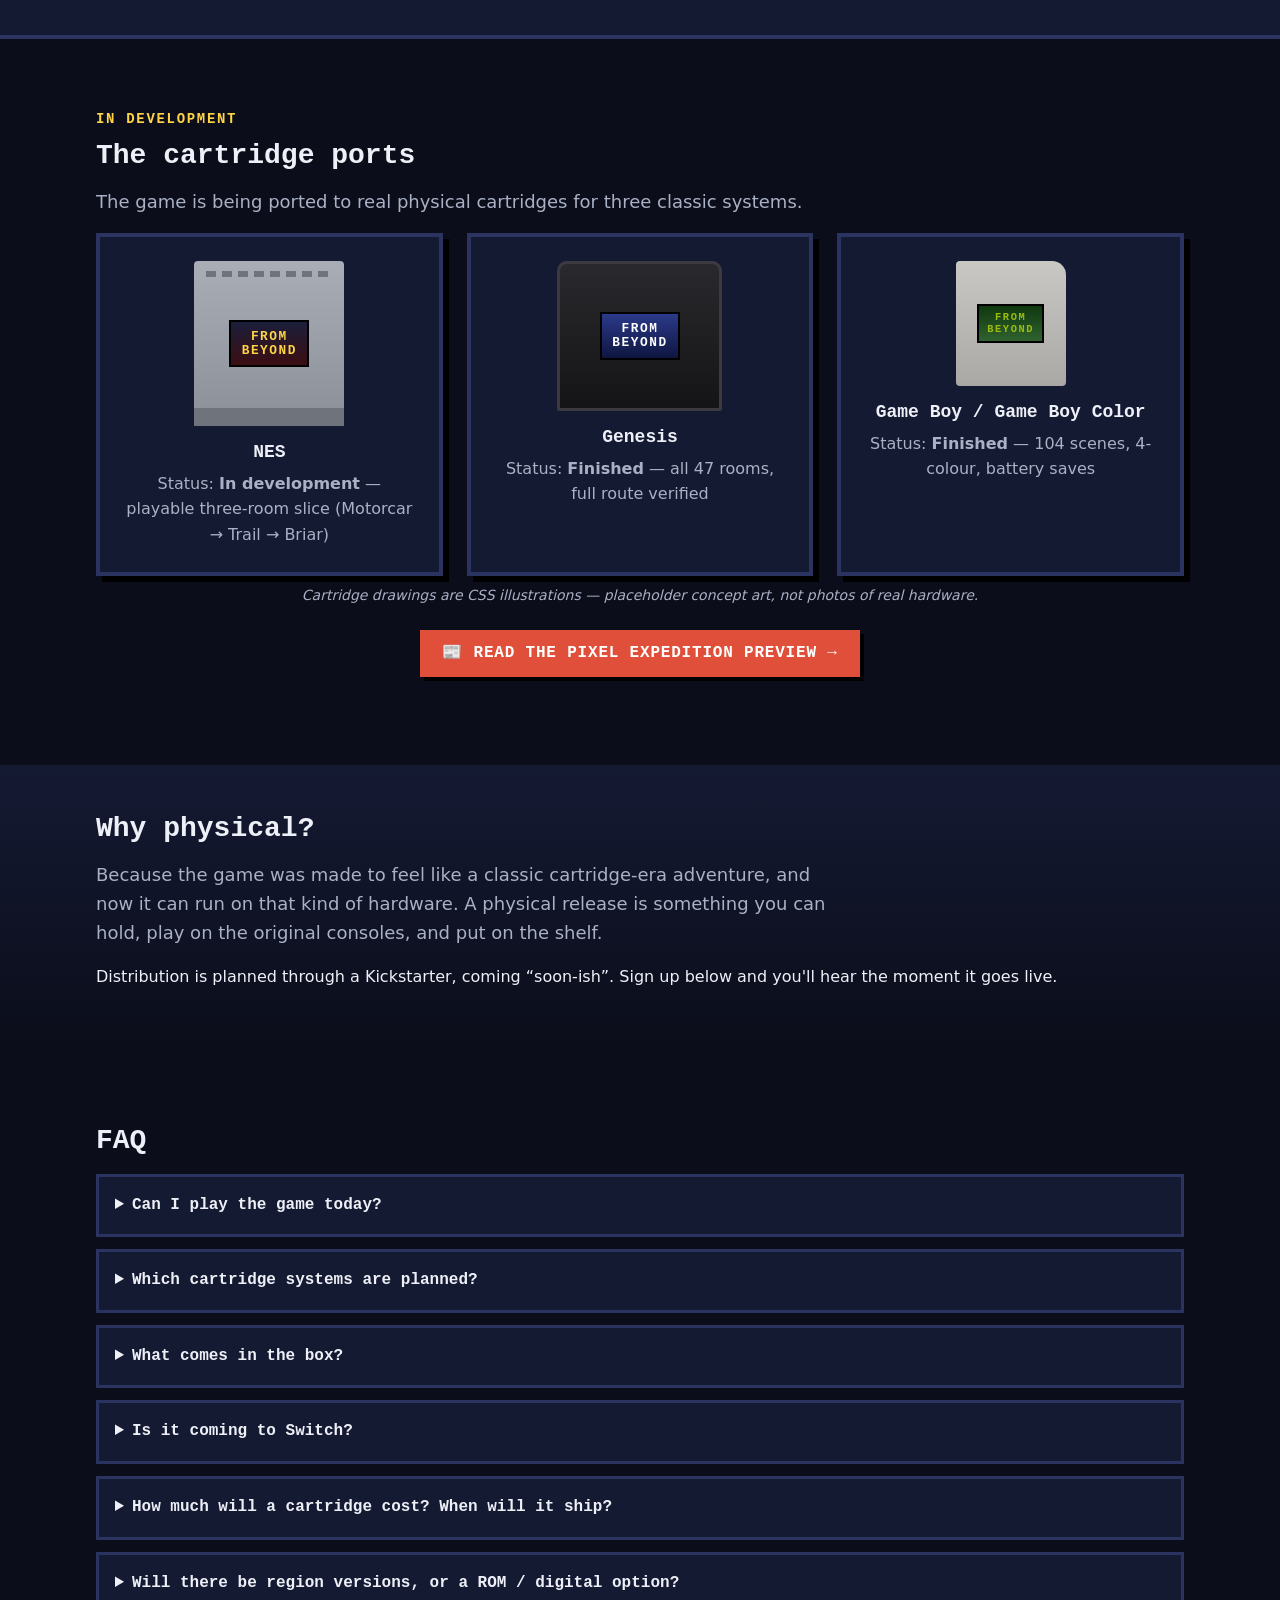
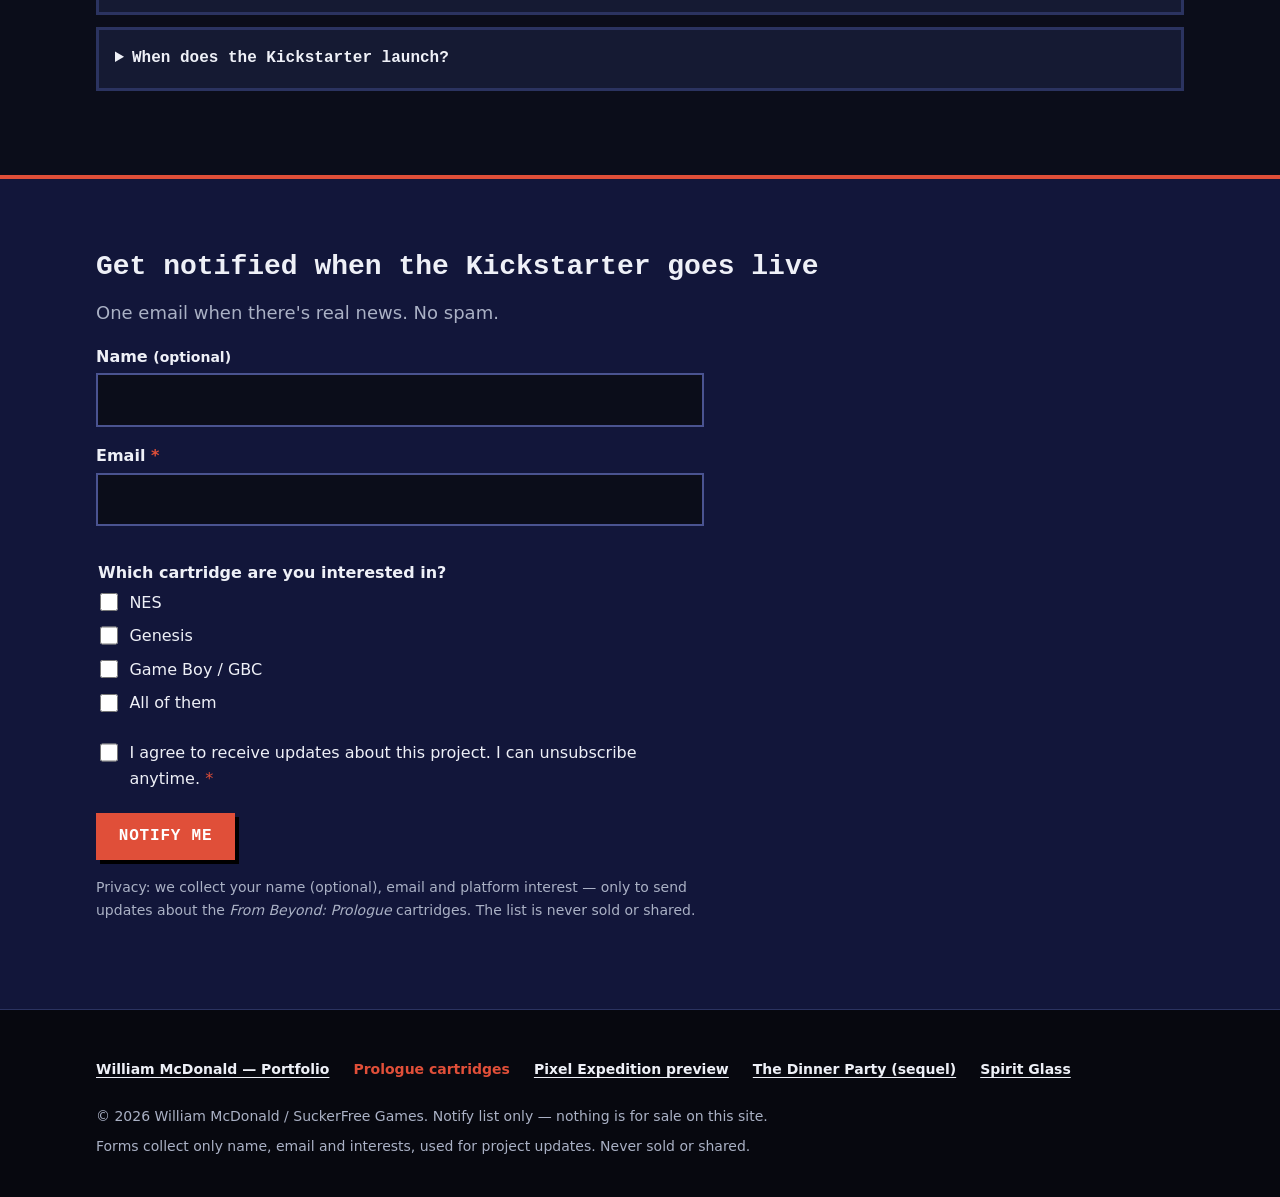
<file: sites/prologue-cartridges/index.html>
<!doctype html>
<html lang="en">
<head>
<meta charset="utf-8">
<meta name="viewport" content="width=device-width, initial-scale=1">
<title>From Beyond: Prologue — Physical Cartridges | SuckerFree Games</title>
<meta name="description" content="From Beyond: Prologue, the award-winning point-and-click horror adventure, is being ported to physical cartridges for Nintendo, Genesis and Game Boy / Game Boy Color. Join the Kickstarter notify list.">
<meta property="og:type" content="website">
<meta property="og:title" content="From Beyond: Prologue — coming to physical cartridges">
<meta property="og:description" content="Point-and-click horror, winter 1910. Cartridge ports for Nintendo, Genesis and Game Boy / GBC are in the works. Join the notify list.">
<meta property="og:image" content="../shared/img/prologue-header.jpg">
<meta name="theme-color" content="#0b0d1a">
<link rel="icon" href="data:image/svg+xml,%3Csvg xmlns='http://www.w3.org/2000/svg' viewBox='0 0 16 16'%3E%3Crect width='16' height='16' fill='%230b0d1a'/%3E%3Crect x='3' y='2' width='10' height='12' fill='%2398a2b3'/%3E%3Crect x='5' y='4' width='6' height='5' fill='%23e04f39'/%3E%3C/svg%3E">
<link rel="stylesheet" href="../shared/base.css">
<link rel="stylesheet" href="site.css">
</head>
<body>
<a class="skip-link" href="#main">Skip to content</a>

<header class="site-header">
  <div class="wrap">
    <a class="brand" href="./">FROM BEYOND<span class="brand-sub">: PROLOGUE</span></a>
    <nav class="site-nav" aria-label="Sections">
      <a href="#about" class="nav-optional">The game</a>
      <a href="#ports">Cartridges</a>
      <a href="#faq" class="nav-optional">FAQ</a>
      <a href="#notify">Notify me</a>
    </nav>
  </div>
</header>

<main id="main">
  <section class="hero">
    <div class="hero-bg" aria-hidden="true"></div>
    <div class="wrap hero-inner">
      <p class="eyebrow">SuckerFree Games presents</p>
      <h1><span class="h1-small">From Beyond:</span> Prologue</h1>
      <p class="tagline">“In the winter of 1910, professor Crawford Tillinghast mounted an expedition into the mountains of Europe… This is his story.”</p>
      <p class="hero-cta-line">Physical cartridges are coming. <strong>Join the notify list.</strong></p>
      <div class="btn-row">
        <a class="btn" href="#notify">▶ Notify me</a>
        <a class="btn btn--ghost" href="https://store.steampowered.com/app/971430/From_Beyond_Prologue/" rel="noopener" target="_blank">Play it now on Steam ↗</a>
      </div>
    </div>
  </section>

  <section class="section" id="about">
    <div class="wrap about-grid">
      <div>
        <p class="eyebrow">The game</p>
        <h2>Point-and-click horror, winter 1910</h2>
        <p>Professor Crawford Tillinghast goes searching for a lost mountain village shrouded in myth. <em>From Beyond: Prologue</em> is a point-and-click horror adventure with graphics and sound inspired by classic Nintendo-era games.</p>
        <p>Released on Steam on 7 December 2018 (early access from 20 November 2018) for PC, Mac and Linux.</p>
      </div>
      <figure class="screen">
        <img src="../shared/img/prologue-ss1.jpg" width="600" height="337" alt="From Beyond: Prologue gameplay screenshot from the Steam store page">
        <figcaption>Screenshot from the Steam store page.</figcaption>
      </figure>
    </div>
    <div class="wrap">
      <div class="shots">
        <img src="../shared/img/prologue-ss2.jpg" width="600" height="337" loading="lazy" alt="From Beyond: Prologue gameplay screenshot (Steam)">
        <img src="../shared/img/prologue-ss3.jpg" width="600" height="337" loading="lazy" alt="From Beyond: Prologue gameplay screenshot (Steam)">
      </div>
    </div>
  </section>

  <section class="section section--tight awards-band" id="awards">
    <div class="wrap">
      <h2>Awards &amp; press</h2>
      <ul class="award-list">
        <li><span class="trophy" aria-hidden="true">★</span><div><strong>Best in Horror</strong><br>DreamHack Atlanta 2019 — Indie Playground<br><a href="https://rectifygaming.com/2019/11/21/dreamhack-atlanta-2019-from-beyond-prologue-reiterates-macventures-for-modern-hardware/" rel="noopener" target="_blank">Rectify Gaming interview ↗</a></div></li>
        <li><span class="trophy" aria-hidden="true">★</span><div><strong>Official Selection</strong><br>Seattle Indies Expo 2019<br><a href="https://seattleindies.org/2019/08/12/seattle-indies-expo-2019-lineup/" rel="noopener" target="_blank">2019 lineup ↗</a></div></li>
        <li><span class="trophy" aria-hidden="true">★</span><div><strong>Aggie Award nominee</strong><br>Adventure Gamers<br><span class="tbd">[TBD — add source link]</span></div></li>
        <li><span class="trophy" aria-hidden="true">✎</span><div><strong>Review</strong><br>oprainfall<br><a href="https://operationrainfall.com/2020/03/27/review-from-beyond-prologue/" rel="noopener" target="_blank">Read the review ↗</a></div></li>
      </ul>
    </div>
  </section>

  <section class="section" id="ports">
    <div class="wrap">
      <p class="eyebrow">In development</p>
      <h2>The cartridge ports</h2>
      <p class="lede">The game is being ported to real physical cartridges for three classic systems.</p>
      <div class="grid grid--3 carts">
        <article class="cart-card">
          <div class="cart cart--nintendo" role="img" aria-label="Illustration of a grey cartridge (placeholder, not a product photo)"><span>FROM<br>BEYOND</span></div>
          <h3>NES</h3>
          <p>Status: <strong>In development</strong> — playable three-room slice (Motorcar → Trail → Briar)</p>
        </article>
        <article class="cart-card">
          <div class="cart cart--genesis" role="img" aria-label="Illustration of a black cartridge (placeholder, not a product photo)"><span>FROM<br>BEYOND</span></div>
          <h3>Genesis</h3>
          <p>Status: <strong>Finished</strong> — all 47 rooms, full route verified</p>
        </article>
        <article class="cart-card">
          <div class="cart cart--gb" role="img" aria-label="Illustration of a small handheld cartridge (placeholder, not a product photo)"><span>FROM<br>BEYOND</span></div>
          <h3>Game Boy / Game Boy Color</h3>
          <p>Status: <strong>Finished</strong> — 104 scenes, 4-colour, battery saves</p>
        </article>
      </div>
      <p class="placeholder-note">Cartridge drawings are CSS illustrations — placeholder concept art, not photos of real hardware.</p>
      <p class="mag-link"><a class="btn" href="../prologue-magazine/">📰 Read the Pixel Expedition preview →</a></p>
    </div>
  </section>

  <section class="section section--tight why-band" id="why">
    <div class="wrap">
      <h2>Why physical?</h2>
      <p class="lede">Because the game was made to feel like a classic cartridge-era adventure, and now it can run on that kind of hardware. A physical release is something you can hold, play on the original consoles, and put on the shelf.</p>
      <p>Distribution is planned through a Kickstarter, coming “soon-ish”. Sign up below and you'll hear the moment it goes live.</p>
    </div>
  </section>

  <section class="section" id="faq">
    <div class="wrap faq">
      <h2>FAQ</h2>
      <details><summary>Can I play the game today?</summary><p>Yes — <em>From Beyond: Prologue</em> is on <a href="https://store.steampowered.com/app/971430/From_Beyond_Prologue/" rel="noopener" target="_blank">Steam</a> for PC, Mac and Linux.</p></details>
      <details><summary>Which cartridge systems are planned?</summary><p>NES, Genesis, and Game Boy / Game Boy Color. Genesis and Game Boy are finished; NES is in development.</p></details>
      <details><summary>What comes in the box?</summary><p>Boxed copies include a printed strategy guide made for that system. <a href="../prologue-magazine/#guide">See a sample page</a>. Anything else in the box is to be announced.</p></details>
      <details><summary>Is it coming to Switch?</summary><p>Not at the moment. A Switch version is a possible future port only.</p></details>
      <details><summary>How much will a cartridge cost? When will it ship?</summary><p>To be announced. There's no price or ship date yet.</p></details>
      <details><summary>Will there be region versions, or a ROM / digital option?</summary><p>To be announced.</p></details>
      <details><summary>When does the Kickstarter launch?</summary><p>To be announced. Join the notify list and you'll get an email when it does.</p></details>
    </div>
  </section>

  <section class="section notify-band" id="notify">
    <div class="wrap">
      <h2>Get notified when the Kickstarter goes live</h2>
      <p class="lede">One email when there's real news. No spam.</p>
      <form class="signup" name="prologue-cartridge-notify" data-list="prologue-cartridge-notify" method="POST" data-netlify="true" netlify-honeypot="bot-field" data-success="You're on the list! We'll email you when the Kickstarter launches.">
        <input type="hidden" name="form-name" value="prologue-cartridge-notify">
        <input type="hidden" name="list" value="prologue-cartridge-notify">
        <p class="hp"><label>Leave this empty <input name="bot-field" tabindex="-1" autocomplete="off"></label></p>
        <div class="field"><label for="pn-name">Name <span class="small">(optional)</span></label><input id="pn-name" name="name" type="text" autocomplete="name"></div>
        <div class="field"><label for="pn-email">Email <span class="req" aria-hidden="true">*</span></label><input id="pn-email" name="email" type="email" autocomplete="email" required aria-describedby="pn-email-err"><div class="err" id="pn-email-err"></div></div>
        <fieldset><legend>Which cartridge are you interested in?</legend>
          <label class="check"><input type="checkbox" name="platform" value="NES"> NES</label>
          <label class="check"><input type="checkbox" name="platform" value="Genesis"> Genesis</label>
          <label class="check"><input type="checkbox" name="platform" value="Game Boy / GBC"> Game Boy / GBC</label>
          <label class="check"><input type="checkbox" name="platform" value="All"> All of them</label>
        </fieldset>
        <label class="check"><input type="checkbox" name="consent" value="yes" required aria-describedby="pn-consent-err"> <span>I agree to receive updates about this project. I can unsubscribe anytime. <span class="req" aria-hidden="true">*</span></span></label>
        <div class="err" id="pn-consent-err"></div>
        <button class="btn" type="submit">Notify me</button>
        <div class="form-status" role="status" aria-live="polite" tabindex="-1"></div>
        <p class="privacy">Privacy: we collect your name (optional), email and platform interest — only to send updates about the <em>From Beyond: Prologue</em> cartridges. The list is never sold or shared.</p>
      </form>
    </div>
  </section>
</main>

<footer class="site-footer">
  <div class="wrap">
    <ul class="crossnav" aria-label="Related sites">
      <li><a href="../portfolio/">William McDonald — Portfolio</a></li>
      <li><a href="../prologue-cartridges/" aria-current="page">Prologue cartridges</a></li>
      <li><a href="../prologue-magazine/">Pixel Expedition preview</a></li>
      <li><a href="../dinner-party/">The Dinner Party (sequel)</a></li>
      <li><a href="../tarot-reader/">Spirit Glass</a></li>
    </ul>
    <p>© <span data-year>2026</span> William McDonald / SuckerFree Games. Notify list only — nothing is for sale on this site.</p>
    <p>Forms collect only name, email and interests, used for project updates. Never sold or shared.</p>
  </div>
</footer>

<script src="../shared/config.js"></script>
<script src="../shared/site.js"></script>
</body>
</html>
</file>
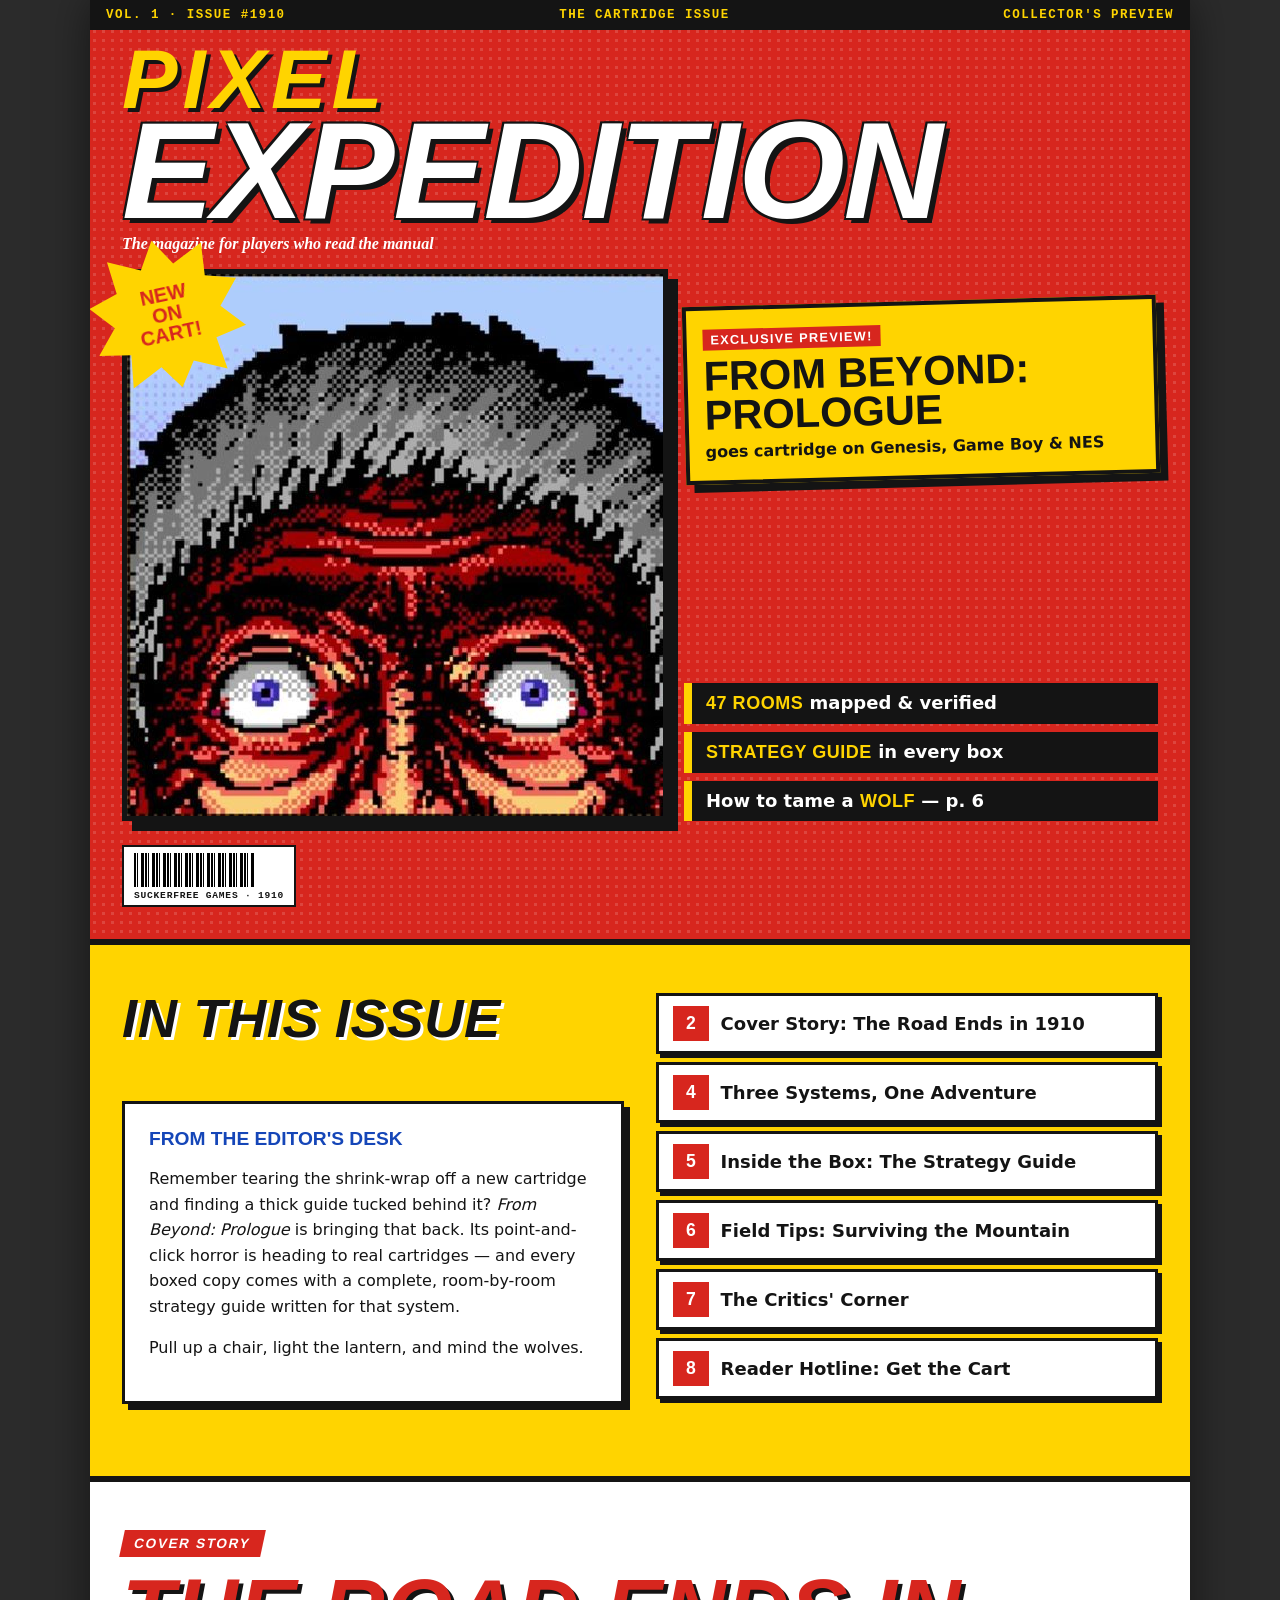
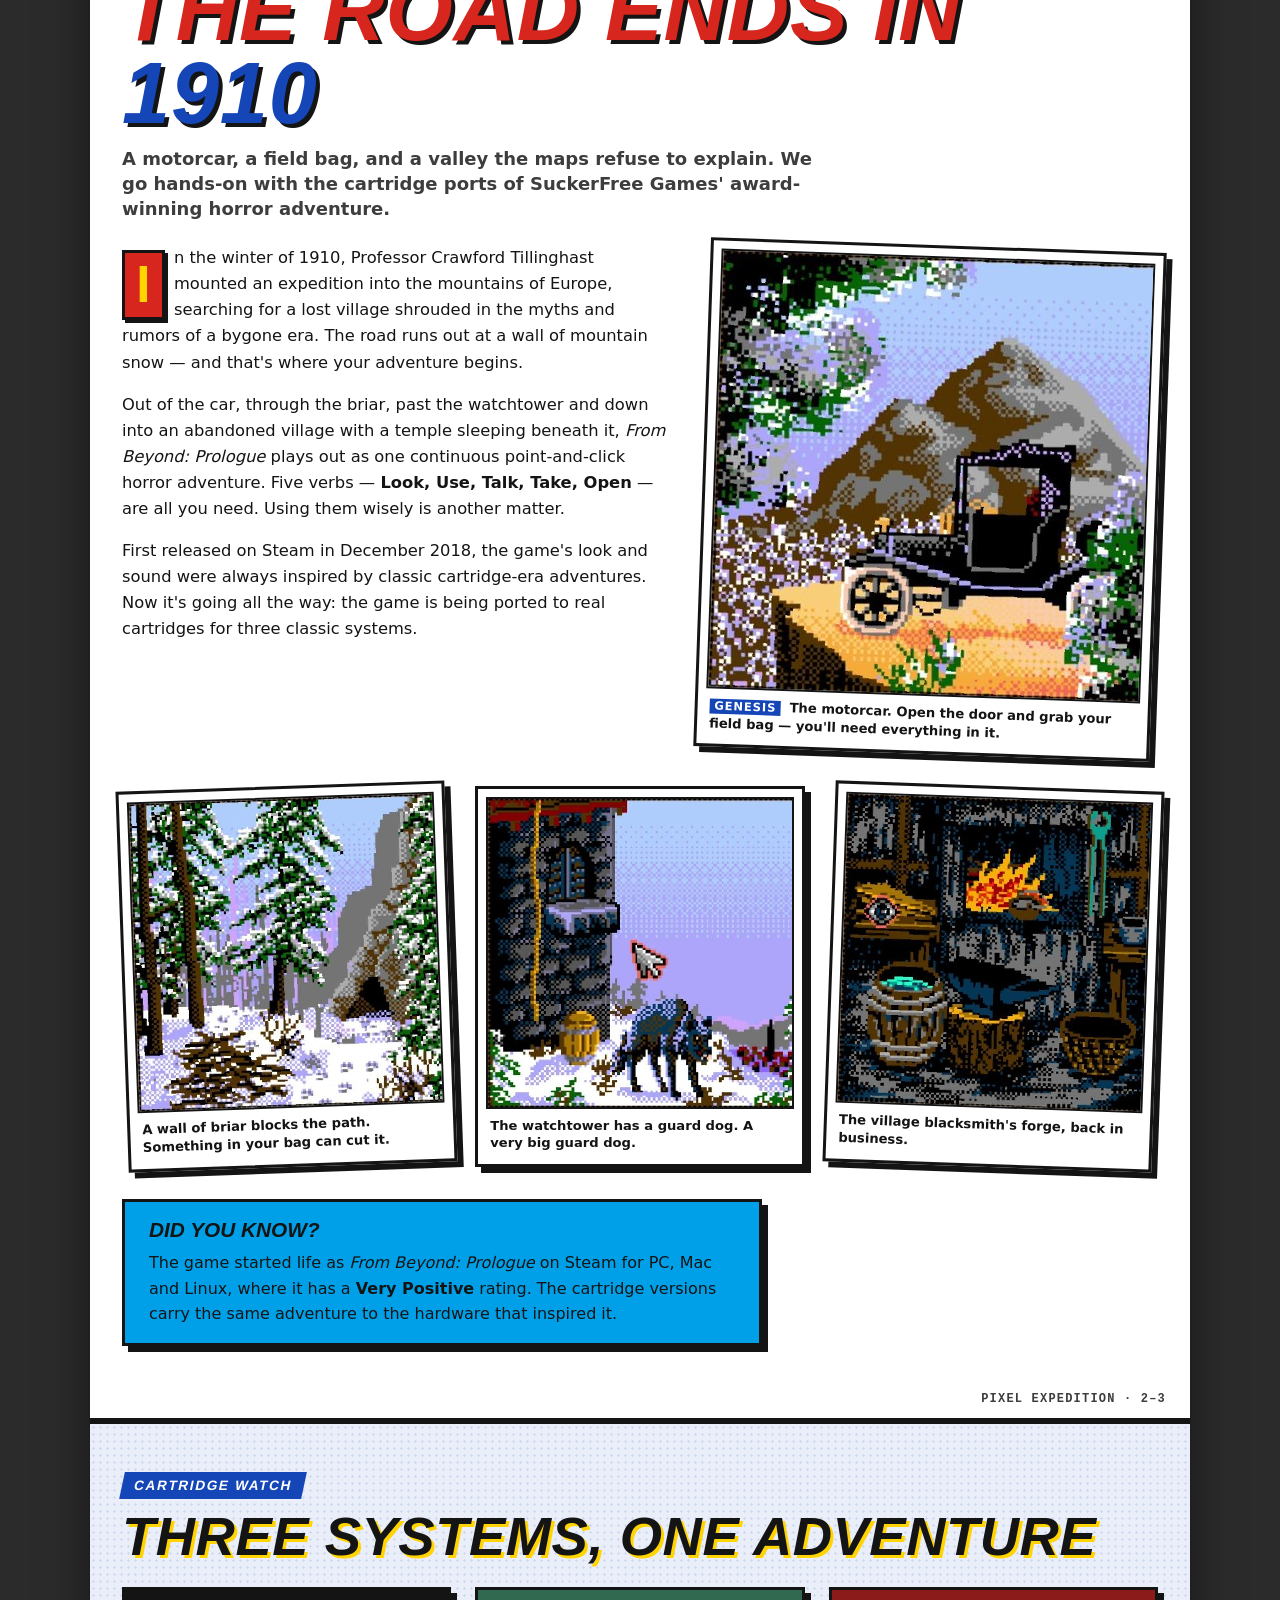
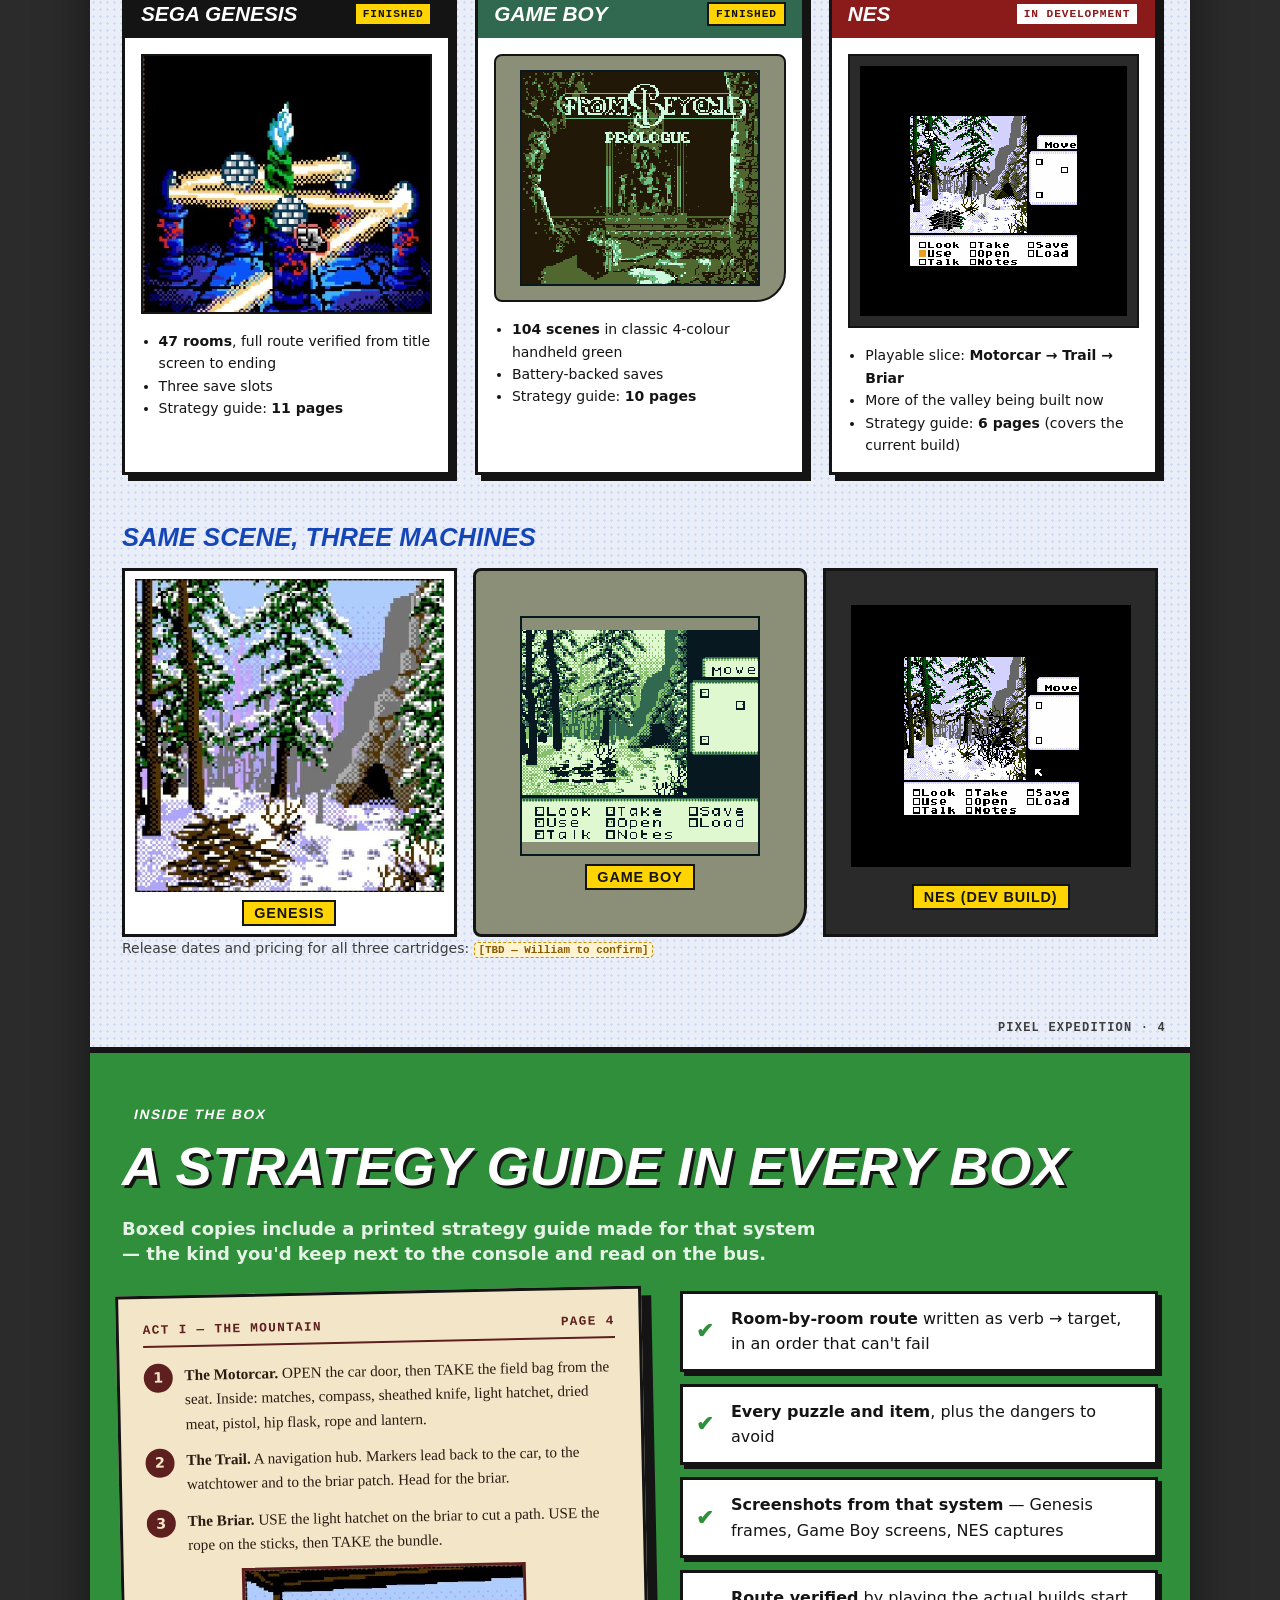
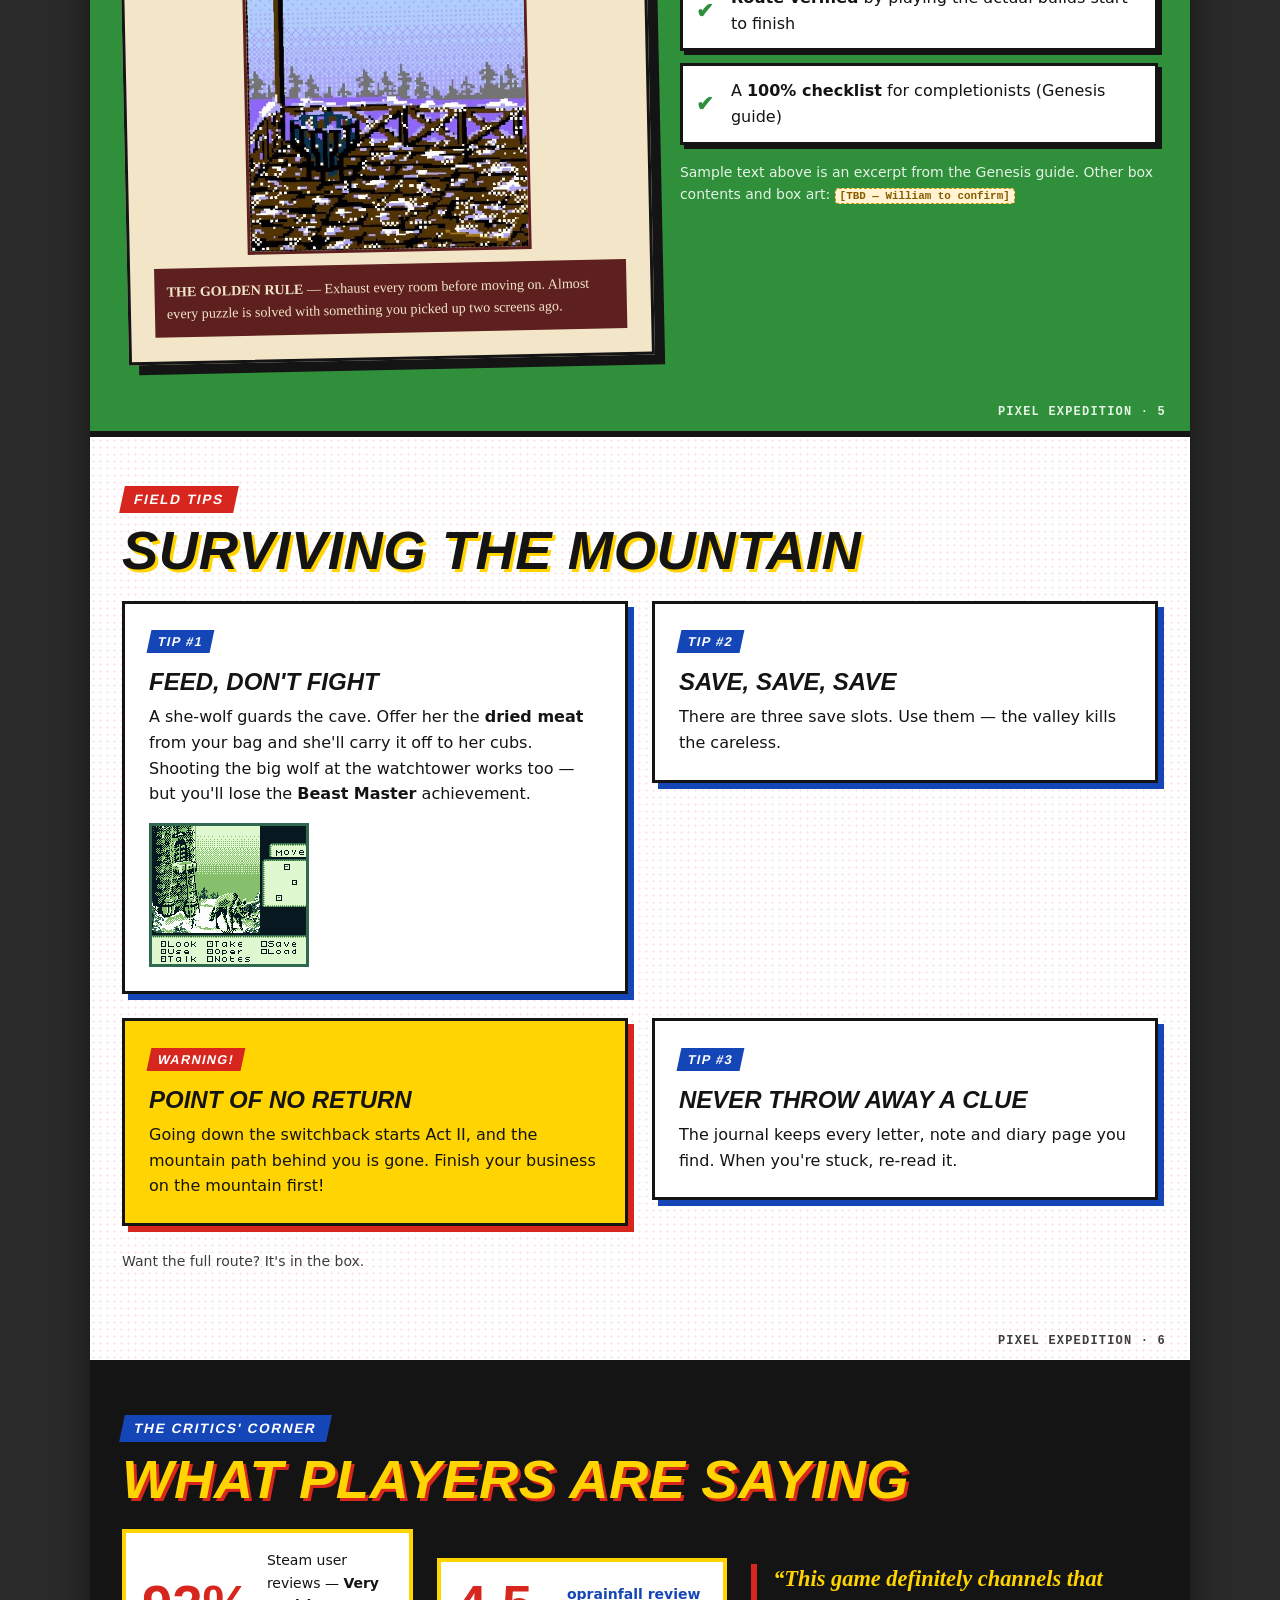
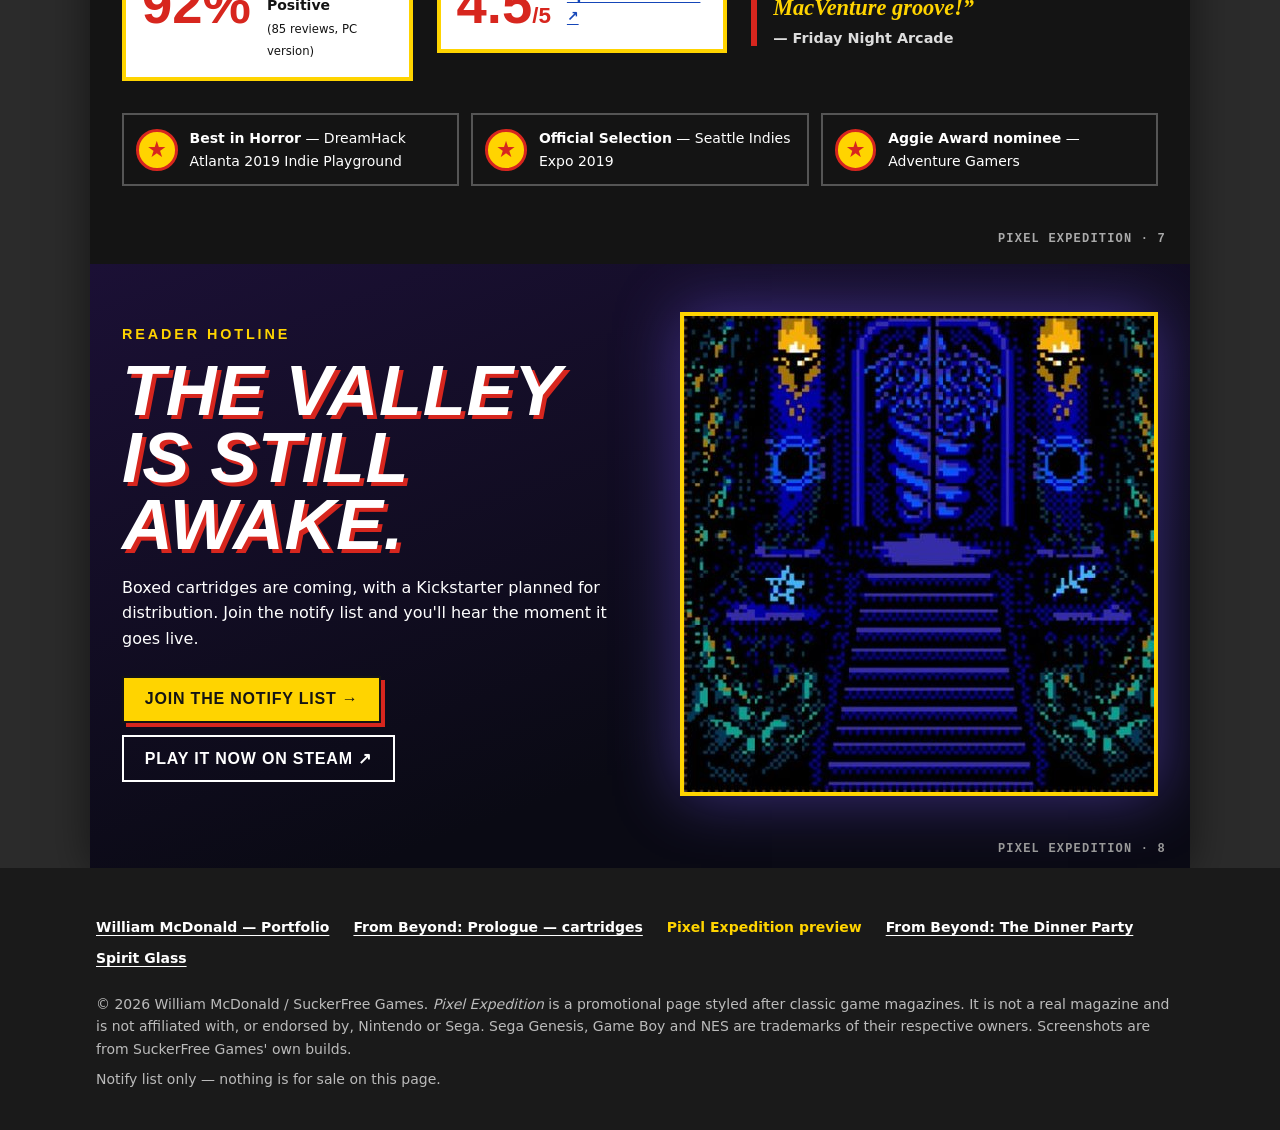
<file: sites/prologue-magazine/index.html>
<!doctype html>
<html lang="en">
<head>
<meta charset="utf-8">
<meta name="viewport" content="width=device-width, initial-scale=1">
<title>Pixel Expedition — From Beyond: Prologue Cartridge Preview</title>
<meta name="description" content="A retro game-magazine preview of From Beyond: Prologue on Sega Genesis, Game Boy and NES cartridges — boxed copies include a complete strategy guide.">
<meta property="og:type" content="article">
<meta property="og:title" content="Pixel Expedition #1910 — From Beyond: Prologue goes cartridge!">
<meta property="og:description" content="Genesis, Game Boy and NES. 47 rooms mapped. A strategy guide in every box.">
<meta property="og:image" content="img/g_old_man.jpg">
<meta name="theme-color" content="#d7261e">
<link rel="icon" href="data:image/svg+xml,%3Csvg xmlns='http://www.w3.org/2000/svg' viewBox='0 0 32 32'%3E%3Crect width='32' height='32' fill='%23d7261e'/%3E%3Ctext x='16' y='24' font-family='Arial Black,Arial' font-weight='900' font-size='20' fill='%23ffd400' text-anchor='middle'%3EPX%3C/text%3E%3C/svg%3E">
<link rel="stylesheet" href="../shared/base.css">
<link rel="stylesheet" href="site.css">
</head>
<body>
<a class="skip-link" href="#main">Skip to content</a>

<main id="main" class="issue">

  <!-- ===================== COVER ===================== -->
  <section class="cover" aria-labelledby="cover-title">
    <div class="cover-strip">
      <span>Vol. 1 · Issue #1910</span>
      <span>The Cartridge Issue</span>
      <span>Collector's Preview</span>
    </div>
    <h1 id="cover-title" class="masthead"><span class="mh-pixel">PIXEL</span><span class="mh-exp">EXPEDITION</span></h1>
    <p class="mh-sub">The magazine for players who read the manual</p>

    <div class="cover-art">
      <img src="img/g_old_man.jpg" width="480" height="486" alt="Close-up of a terrified villager's face from From Beyond: Prologue on Sega Genesis">
      <div class="burst burst--a" aria-hidden="true"><span>NEW<br>ON<br>CART!</span></div>
      <div class="coverline coverline--main">
        <span class="cl-kicker">Exclusive preview!</span>
        <strong>FROM BEYOND: PROLOGUE</strong>
        <span>goes cartridge on Genesis, Game Boy &amp; NES</span>
      </div>
      <ul class="coverlines">
        <li><b>47 rooms</b> mapped &amp; verified</li>
        <li><b>Strategy guide</b> in every box</li>
        <li>How to tame a <b>wolf</b> — p.&nbsp;6</li>
      </ul>
    </div>
    <div class="cover-barcode" aria-hidden="true"><span></span><small>SUCKERFREE GAMES · 1910</small></div>
  </section>

  <!-- ===================== CONTENTS ===================== -->
  <section class="page page--contents" aria-labelledby="toc">
    <div class="wrap">
      <h2 id="toc" class="page-title">In This Issue</h2>
      <ol class="toc">
        <li><a href="#feature"><span class="toc-num">2</span> Cover Story: The Road Ends in 1910</a></li>
        <li><a href="#systems"><span class="toc-num">4</span> Three Systems, One Adventure</a></li>
        <li><a href="#guide"><span class="toc-num">5</span> Inside the Box: The Strategy Guide</a></li>
        <li><a href="#tips"><span class="toc-num">6</span> Field Tips: Surviving the Mountain</a></li>
        <li><a href="#scores"><span class="toc-num">7</span> The Critics' Corner</a></li>
        <li><a href="#notify"><span class="toc-num">8</span> Reader Hotline: Get the Cart</a></li>
      </ol>
      <div class="editor">
        <p class="editor-title">From the Editor's Desk</p>
        <p>Remember tearing the shrink-wrap off a new cartridge and finding a thick guide tucked behind it? <em>From Beyond: Prologue</em> is bringing that back. Its point-and-click horror is heading to real cartridges — and every boxed copy comes with a complete, room-by-room strategy guide written for that system.</p>
        <p>Pull up a chair, light the lantern, and mind the wolves.</p>
      </div>
    </div>
  </section>

  <!-- ===================== FEATURE ===================== -->
  <section class="page page--feature" id="feature" aria-labelledby="feat-title">
    <div class="wrap">
      <p class="section-tab">Cover Story</p>
      <h2 id="feat-title" class="feature-title">The Road Ends in <span>1910</span></h2>
      <p class="deck">A motorcar, a field bag, and a valley the maps refuse to explain. We go hands-on with the cartridge ports of SuckerFree Games' award-winning horror adventure.</p>

      <div class="feature-grid">
        <div class="feature-copy">
          <p class="dropcap">In the winter of 1910, Professor Crawford Tillinghast mounted an expedition into the mountains of Europe, searching for a lost village shrouded in the myths and rumors of a bygone era. The road runs out at a wall of mountain snow — and that's where your adventure begins.</p>
          <p>Out of the car, through the briar, past the watchtower and down into an abandoned village with a temple sleeping beneath it, <em>From Beyond: Prologue</em> plays out as one continuous point-and-click horror adventure. Five verbs — <b>Look, Use, Talk, Take, Open</b> — are all you need. Using them wisely is another matter.</p>
          <p>First released on Steam in December 2018, the game's look and sound were always inspired by classic cartridge-era adventures. Now it's going all the way: the game is being ported to real cartridges for three classic systems.</p>
        </div>
        <figure class="shot shot--big tilt-r">
          <img src="img/g_car.jpg" width="480" height="486" loading="lazy" alt="The motorcar parked in mountain snow — Sega Genesis">
          <figcaption><b>GENESIS</b> The motorcar. Open the door and grab your field bag — you'll need everything in it.</figcaption>
        </figure>
      </div>

      <div class="shot-row">
        <figure class="shot tilt-l"><img src="img/g_briar.jpg" width="480" height="486" loading="lazy" alt="A tangle of briars blocking the mountain path — Sega Genesis"><figcaption>A wall of briar blocks the path. Something in your bag can cut it.</figcaption></figure>
        <figure class="shot"><img src="img/g_watchtower_wolf.jpg" width="480" height="486" loading="lazy" alt="A wolf guarding the base of a watchtower — Sega Genesis"><figcaption>The watchtower has a guard dog. A very big guard dog.</figcaption></figure>
        <figure class="shot tilt-r"><img src="img/g_forge_lit.jpg" width="480" height="486" loading="lazy" alt="A blacksmith's forge blazing with fire — Sega Genesis"><figcaption>The village blacksmith's forge, back in business.</figcaption></figure>
      </div>

      <aside class="callout">
        <p class="callout-title">Did you know?</p>
        <p>The game started life as <em>From Beyond: Prologue</em> on Steam for PC, Mac and Linux, where it has a <b>Very Positive</b> rating. The cartridge versions carry the same adventure to the hardware that inspired it.</p>
      </aside>
    </div>
    <p class="folio">Pixel Expedition · 2–3</p>
  </section>

  <!-- ===================== SYSTEMS ===================== -->
  <section class="page page--systems" id="systems" aria-labelledby="sys-title">
    <div class="wrap">
      <p class="section-tab section-tab--blue">Cartridge Watch</p>
      <h2 id="sys-title" class="page-title">Three Systems, One Adventure</h2>
      <div class="systems">
        <article class="sys sys--genesis">
          <header><span class="sys-name">Sega Genesis</span><span class="sys-status status--done">Finished</span></header>
          <img src="img/g_pillars_beam.jpg" width="480" height="486" loading="lazy" alt="Glowing pillars in a dark chamber — Sega Genesis">
          <ul>
            <li><b>47 rooms</b>, full route verified from title screen to ending</li>
            <li>Three save slots</li>
            <li>Strategy guide: <b>11 pages</b></li>
          </ul>
        </article>
        <article class="sys sys--gb">
          <header><span class="sys-name">Game Boy</span><span class="sys-status status--done">Finished</span></header>
          <div class="gb-frame"><img src="img/ui_title.png" width="160" height="144" loading="lazy" alt="From Beyond: Prologue title screen in four-colour Game Boy green"></div>
          <ul>
            <li><b>104 scenes</b> in classic 4-colour handheld green</li>
            <li>Battery-backed saves</li>
            <li>Strategy guide: <b>10 pages</b></li>
          </ul>
        </article>
        <article class="sys sys--nes">
          <header><span class="sys-name">NES</span><span class="sys-status status--dev">In development</span></header>
          <div class="nes-frame"><img src="img/nes_briar_bundle.png" width="256" height="240" loading="lazy" alt="The briar scene running on the NES development build"></div>
          <ul>
            <li>Playable slice: <b>Motorcar → Trail → Briar</b></li>
            <li>More of the valley being built now</li>
            <li>Strategy guide: <b>6 pages</b> (covers the current build)</li>
          </ul>
        </article>
      </div>

      <h3 class="compare-title">Same scene, three machines</h3>
      <div class="compare">
        <figure><img src="img/g_briar.jpg" width="480" height="486" loading="lazy" alt="The briar on Sega Genesis"><figcaption>Genesis</figcaption></figure>
        <figure class="gb-frame"><img src="img/gb_briar.png" width="160" height="144" loading="lazy" alt="The briar on Game Boy"><figcaption>Game Boy</figcaption></figure>
        <figure class="nes-frame"><img src="img/nes_briar_uncut.png" width="256" height="240" loading="lazy" alt="The briar on the NES development build"><figcaption>NES (dev build)</figcaption></figure>
      </div>
      <p class="small fine">Release dates and pricing for all three cartridges: <span class="tbd">[TBD — William to confirm]</span></p>
    </div>
    <p class="folio">Pixel Expedition · 4</p>
  </section>

  <!-- ===================== GUIDE ===================== -->
  <section class="page page--guide" id="guide" aria-labelledby="guide-title">
    <div class="wrap">
      <p class="section-tab section-tab--green">Inside the Box</p>
      <h2 id="guide-title" class="page-title">A Strategy Guide in Every Box</h2>
      <p class="deck deck--dark">Boxed copies include a printed strategy guide made for that system — the kind you'd keep next to the console and read on the bus.</p>

      <div class="guide-grid">
        <div class="guide-page" aria-label="Sample page from the strategy guide">
          <p class="gp-head">Act I — The Mountain <span>Page 4</span></p>
          <div class="gp-step"><span class="gp-num">1</span><p><b>The Motorcar.</b> OPEN the car door, then TAKE the field bag from the seat. Inside: matches, compass, sheathed knife, light hatchet, dried meat, pistol, hip flask, rope and lantern.</p></div>
          <div class="gp-step"><span class="gp-num">2</span><p><b>The Trail.</b> A navigation hub. Markers lead back to the car, to the watchtower and to the briar patch. Head for the briar.</p></div>
          <div class="gp-step"><span class="gp-num">3</span><p><b>The Briar.</b> USE the light hatchet on the briar to cut a path. USE the rope on the sticks, then TAKE the bundle.</p></div>
          <img class="gp-shot" src="img/g_tower_top.jpg" width="480" height="486" loading="lazy" alt="Top of the watchtower with an iced-over brazier — Sega Genesis">
          <p class="gp-rule"><b>THE GOLDEN RULE</b> — Exhaust every room before moving on. Almost every puzzle is solved with something you picked up two screens ago.</p>
        </div>
        <div class="guide-points">
          <ul class="checks">
            <li><b>Room-by-room route</b> written as verb → target, in an order that can't fail</li>
            <li><b>Every puzzle and item</b>, plus the dangers to avoid</li>
            <li><b>Screenshots from that system</b> — Genesis frames, Game Boy screens, NES captures</li>
            <li><b>Route verified</b> by playing the actual builds start to finish</li>
            <li>A <b>100% checklist</b> for completionists (Genesis guide)</li>
          </ul>
          <p class="small fine">Sample text above is an excerpt from the Genesis guide. Other box contents and box art: <span class="tbd">[TBD — William to confirm]</span></p>
        </div>
      </div>
    </div>
    <p class="folio">Pixel Expedition · 5</p>
  </section>

  <!-- ===================== TIPS ===================== -->
  <section class="page page--tips" id="tips" aria-labelledby="tips-title">
    <div class="wrap">
      <p class="section-tab">Field Tips</p>
      <h2 id="tips-title" class="page-title">Surviving the Mountain</h2>
      <div class="tips">
        <div class="tip">
          <p class="tip-label">Tip #1</p>
          <h3>Feed, don't fight</h3>
          <p>A she-wolf guards the cave. Offer her the <b>dried meat</b> from your bag and she'll carry it off to her cubs. Shooting the big wolf at the watchtower works too — but you'll lose the <b>Beast Master</b> achievement.</p>
          <img src="img/gb_outside_watch_tower.png" width="160" height="144" loading="lazy" alt="Wolf at the watchtower — Game Boy" class="tip-gb">
        </div>
        <div class="tip">
          <p class="tip-label">Tip #2</p>
          <h3>Save, save, save</h3>
          <p>There are three save slots. Use them — the valley kills the careless.</p>
        </div>
        <div class="tip tip--warn">
          <p class="tip-label">Warning!</p>
          <h3>Point of no return</h3>
          <p>Going down the switchback starts Act II, and the mountain path behind you is gone. Finish your business on the mountain first!</p>
        </div>
        <div class="tip">
          <p class="tip-label">Tip #3</p>
          <h3>Never throw away a clue</h3>
          <p>The journal keeps every letter, note and diary page you find. When you're stuck, re-read it.</p>
        </div>
      </div>
      <p class="small fine">Want the full route? It's in the box.</p>
    </div>
    <p class="folio">Pixel Expedition · 6</p>
  </section>

  <!-- ===================== SCORES ===================== -->
  <section class="page page--scores" id="scores" aria-labelledby="scores-title">
    <div class="wrap">
      <p class="section-tab section-tab--blue">The Critics' Corner</p>
      <h2 id="scores-title" class="page-title">What Players Are Saying</h2>
      <div class="scores">
        <div class="score">
          <span class="score-big">92%</span>
          <span class="score-label">Steam user reviews — <b>Very Positive</b><br><small>(85 reviews, PC version)</small></span>
        </div>
        <div class="score">
          <span class="score-big">4.5<small>/5</small></span>
          <span class="score-label"><a href="https://operationrainfall.com/2020/03/27/review-from-beyond-prologue/" rel="noopener" target="_blank">oprainfall review ↗</a></span>
        </div>
        <blockquote class="pull">“This game definitely channels that MacVenture groove!”<cite>— Friday Night Arcade</cite></blockquote>
      </div>
      <ul class="medals">
        <li><span class="medal" aria-hidden="true">★</span><span><b>Best in Horror</b> — DreamHack Atlanta 2019 Indie Playground</span></li>
        <li><span class="medal" aria-hidden="true">★</span><span><b>Official Selection</b> — Seattle Indies Expo 2019</span></li>
        <li><span class="medal" aria-hidden="true">★</span><span><b>Aggie Award nominee</b> — Adventure Gamers</span></li>
      </ul>
    </div>
    <p class="folio">Pixel Expedition · 7</p>
  </section>

  <!-- ===================== NOTIFY / BACK COVER AD ===================== -->
  <section class="page page--ad" id="notify" aria-labelledby="ad-title">
    <div class="wrap ad">
      <div class="ad-copy">
        <p class="ad-kicker">Reader Hotline</p>
        <h2 id="ad-title" class="ad-title">The valley is still awake.</h2>
        <p>Boxed cartridges are coming, with a Kickstarter planned for distribution. Join the notify list and you'll hear the moment it goes live.</p>
        <div class="btn-row">
          <a class="btn btn--ad" href="../prologue-cartridges/#notify">Join the notify list →</a>
          <a class="btn btn--ad-ghost" href="https://store.steampowered.com/app/971430/From_Beyond_Prologue/" rel="noopener" target="_blank">Play it now on Steam ↗</a>
        </div>
      </div>
      <figure class="ad-art">
        <img src="img/g_temple_door.jpg" width="480" height="486" loading="lazy" alt="The great door of the temple beneath the village — Sega Genesis">
      </figure>
    </div>
    <p class="folio">Pixel Expedition · 8</p>
  </section>
</main>

<footer class="site-footer">
  <div class="wrap">
    <ul class="crossnav" aria-label="Related sites">
      <li><a href="../portfolio/">William McDonald — Portfolio</a></li>
      <li><a href="../prologue-cartridges/">From Beyond: Prologue — cartridges</a></li>
      <li><a href="../prologue-magazine/" aria-current="page">Pixel Expedition preview</a></li>
      <li><a href="../dinner-party/">From Beyond: The Dinner Party</a></li>
      <li><a href="../tarot-reader/">Spirit Glass</a></li>
    </ul>
    <p>© <span data-year>2026</span> William McDonald / SuckerFree Games. <em>Pixel Expedition</em> is a promotional page styled after classic game magazines. It is not a real magazine and is not affiliated with, or endorsed by, Nintendo or Sega. Sega Genesis, Game Boy and NES are trademarks of their respective owners. Screenshots are from SuckerFree Games' own builds.</p>
    <p>Notify list only — nothing is for sale on this page.</p>
  </div>
</footer>

<script src="../shared/config.js"></script>
<script src="../shared/site.js"></script>
</body>
</html>
</file>
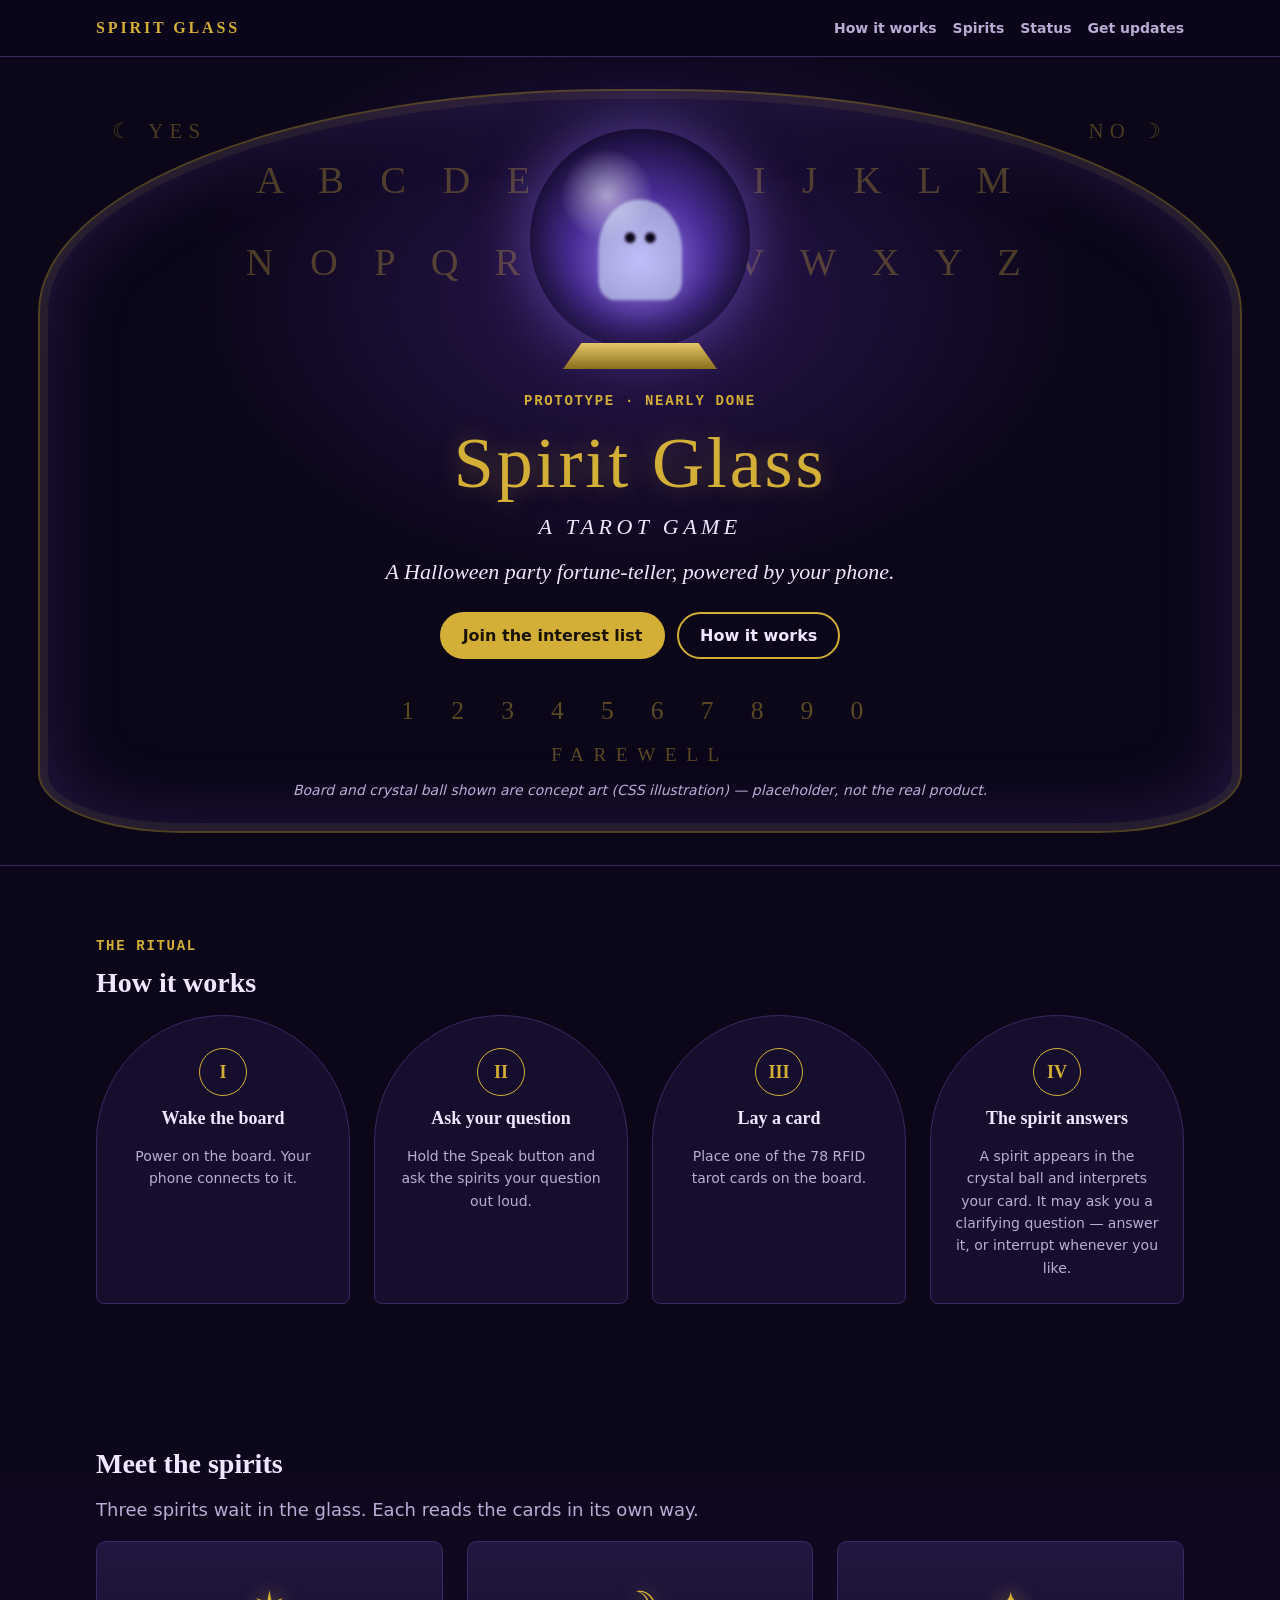
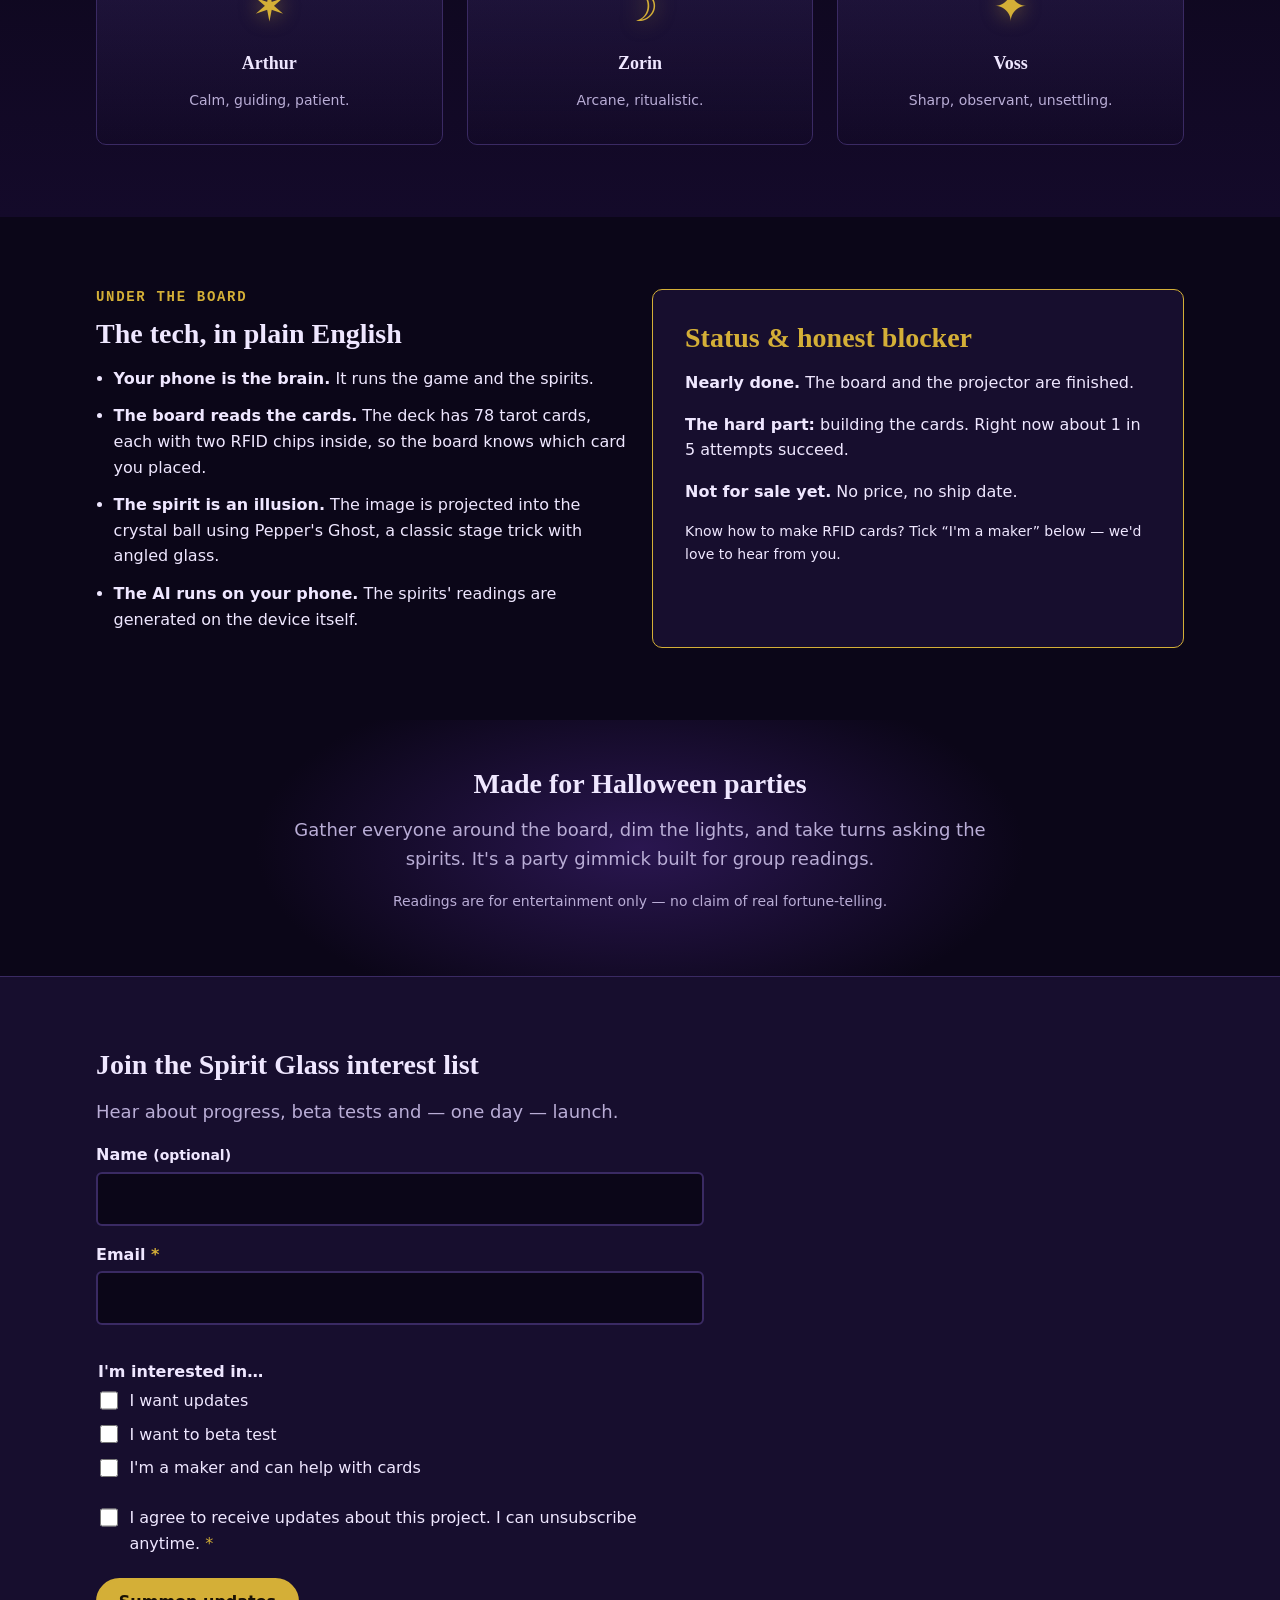
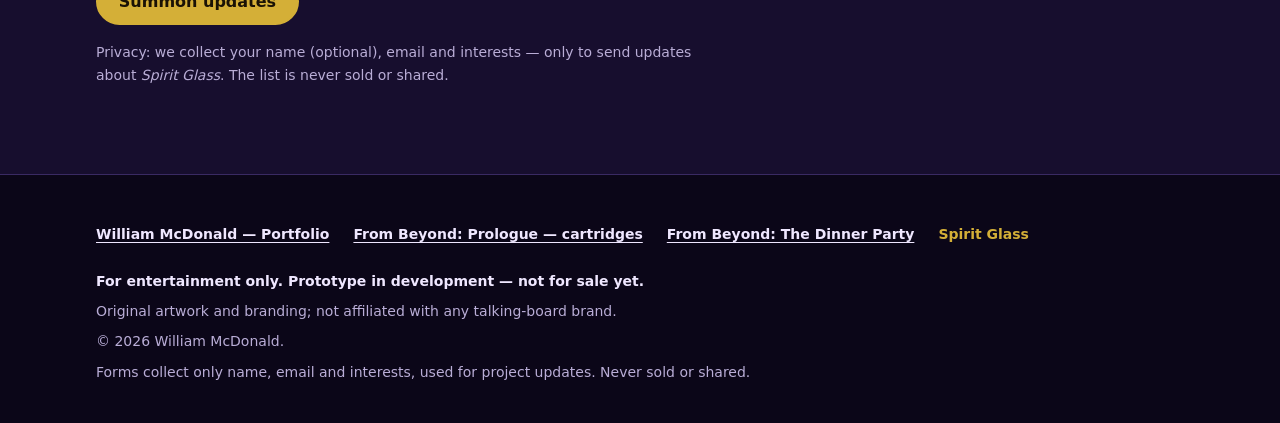
<file: sites/tarot-reader/index.html>
<!doctype html>
<html lang="en">
<head>
<meta charset="utf-8">
<meta name="viewport" content="width=device-width, initial-scale=1">
<title>Spirit Glass — A Tarot Game (prototype)</title>
<meta name="description" content="Spirit Glass is a tarot game in development: lay an RFID tarot card on the board and a spirit appears in the crystal ball to read it, powered by your phone. Prototype only — join the interest list.">
<meta property="og:type" content="website">
<meta property="og:title" content="Spirit Glass — a Halloween party fortune-teller, powered by your phone">
<meta property="og:description" content="Ask a question, place a tarot card, and a spirit appears in the crystal ball to read it. Prototype in development.">
<meta name="theme-color" content="#0b0618">
<link rel="icon" href="data:image/svg+xml,%3Csvg xmlns='http://www.w3.org/2000/svg' viewBox='0 0 32 32'%3E%3Crect width='32' height='32' fill='%230b0618'/%3E%3Ccircle cx='16' cy='14' r='9' fill='%237b5cd6'/%3E%3Crect x='9' y='24' width='14' height='4' fill='%23d4af37'/%3E%3C/svg%3E">
<link rel="stylesheet" href="../shared/base.css">
<link rel="stylesheet" href="site.css">
</head>
<body>
<a class="skip-link" href="#main">Skip to content</a>

<header class="site-header">
  <div class="wrap">
    <a class="brand" href="./">Spirit Glass</a>
    <nav class="site-nav" aria-label="Sections">
      <a href="#how">How it works</a>
      <a href="#spirits" class="nav-optional">Spirits</a>
      <a href="#status" class="nav-optional">Status</a>
      <a href="#interest">Get updates</a>
    </nav>
  </div>
</header>

<main id="main">
  <section class="hero" id="board">
    <div class="board" aria-hidden="true">
      <div class="board-arc">A B C D E F G H I J K L M</div>
      <div class="board-arc board-arc--2">N O P Q R S T U V W X Y Z</div>
      <div class="board-corners"><span>☾ YES</span><span>NO ☽</span></div>
    </div>
    <div class="planchette" id="planchette" aria-hidden="true"></div>
    <div class="wrap hero-inner">
      <div class="ball-wrap">
        <div class="ball" role="img" aria-label="Illustration of a glowing crystal ball (concept art, placeholder)"><div class="ghost"></div></div>
        <div class="ball-stand" aria-hidden="true"></div>
      </div>
      <p class="eyebrow">Prototype · nearly done</p>
      <h1>Spirit Glass</h1>
      <p class="tagline">A Tarot Game</p>
      <p class="hero-line">A Halloween party fortune-teller, powered by your phone.</p>
      <div class="btn-row">
        <a class="btn" href="#interest">Join the interest list</a>
        <a class="btn btn--ghost" href="#how">How it works</a>
      </div>
      <div class="board-foot" aria-hidden="true"><div class="board-nums">1 2 3 4 5 6 7 8 9 0</div><div class="board-bye">FAREWELL</div></div>
      <p class="placeholder-note">Board and crystal ball shown are concept art (CSS illustration) — placeholder, not the real product.</p>
    </div>
  </section>

  <section class="section" id="how">
    <div class="wrap">
      <p class="eyebrow">The ritual</p>
      <h2>How it works</h2>
      <ol class="ritual">
        <li><span class="num">I</span><h3>Wake the board</h3><p>Power on the board. Your phone connects to it.</p></li>
        <li><span class="num">II</span><h3>Ask your question</h3><p>Hold the Speak button and ask the spirits your question out loud.</p></li>
        <li><span class="num">III</span><h3>Lay a card</h3><p>Place one of the 78 RFID tarot cards on the board.</p></li>
        <li><span class="num">IV</span><h3>The spirit answers</h3><p>A spirit appears in the crystal ball and interprets your card. It may ask you a clarifying question — answer it, or interrupt whenever you like.</p></li>
      </ol>
    </div>
  </section>

  <section class="section spirits-band" id="spirits">
    <div class="wrap">
      <h2>Meet the spirits</h2>
      <p class="lede">Three spirits wait in the glass. Each reads the cards in its own way.</p>
      <div class="grid grid--3">
        <article class="spirit"><div class="sigil" aria-hidden="true">✶</div><h3>Arthur</h3><p>Calm, guiding, patient.</p></article>
        <article class="spirit"><div class="sigil" aria-hidden="true">☽</div><h3>Zorin</h3><p>Arcane, ritualistic.</p></article>
        <article class="spirit"><div class="sigil" aria-hidden="true">✦</div><h3>Voss</h3><p>Sharp, observant, unsettling.</p></article>
      </div>
    </div>
  </section>

  <section class="section" id="tech">
    <div class="wrap grid grid--2">
      <div>
        <p class="eyebrow">Under the board</p>
        <h2>The tech, in plain English</h2>
        <ul class="tech">
          <li><strong>Your phone is the brain.</strong> It runs the game and the spirits.</li>
          <li><strong>The board reads the cards.</strong> The deck has 78 tarot cards, each with two RFID chips inside, so the board knows which card you placed.</li>
          <li><strong>The spirit is an illusion.</strong> The image is projected into the crystal ball using Pepper's Ghost, a classic stage trick with angled glass.</li>
          <li><strong>The AI runs on your phone.</strong> The spirits' readings are generated on the device itself.</li>
        </ul>
      </div>
      <div class="status-card" id="status">
        <h2>Status &amp; honest blocker</h2>
        <p><strong>Nearly done.</strong> The board and the projector are finished.</p>
        <p><strong>The hard part:</strong> building the cards. Right now about 1 in 5 attempts succeed.</p>
        <p><strong>Not for sale yet.</strong> No price, no ship date.</p>
        <p class="small">Know how to make RFID cards? Tick “I'm a maker” below — we'd love to hear from you.</p>
      </div>
    </div>
  </section>

  <section class="section section--tight party-band" id="party">
    <div class="wrap narrow">
      <h2>Made for Halloween parties</h2>
      <p class="lede">Gather everyone around the board, dim the lights, and take turns asking the spirits. It's a party gimmick built for group readings.</p>
      <p class="small muted">Readings are for entertainment only — no claim of real fortune-telling.</p>
    </div>
  </section>

  <section class="section interest-band" id="interest">
    <div class="wrap">
      <h2>Join the Spirit Glass interest list</h2>
      <p class="lede">Hear about progress, beta tests and — one day — launch.</p>
      <form class="signup" name="spirit-glass-interest" data-list="spirit-glass-interest" method="POST" data-netlify="true" netlify-honeypot="bot-field" data-success="The spirits have noted your name. We'll be in touch.">
        <input type="hidden" name="form-name" value="spirit-glass-interest">
        <input type="hidden" name="list" value="spirit-glass-interest">
        <p class="hp"><label>Leave this empty <input name="bot-field" tabindex="-1" autocomplete="off"></label></p>
        <div class="field"><label for="tr-name">Name <span class="small">(optional)</span></label><input id="tr-name" name="name" type="text" autocomplete="name"></div>
        <div class="field"><label for="tr-email">Email <span class="req" aria-hidden="true">*</span></label><input id="tr-email" name="email" type="email" autocomplete="email" required aria-describedby="tr-email-err"><div class="err" id="tr-email-err"></div></div>
        <fieldset><legend>I'm interested in…</legend>
          <label class="check"><input type="checkbox" name="interest" value="Updates"> I want updates</label>
          <label class="check"><input type="checkbox" name="interest" value="Beta tester"> I want to beta test</label>
          <label class="check"><input type="checkbox" name="interest" value="Maker - can help with cards"> I'm a maker and can help with cards</label>
        </fieldset>
        <label class="check"><input type="checkbox" name="consent" value="yes" required aria-describedby="tr-consent-err"> <span>I agree to receive updates about this project. I can unsubscribe anytime. <span class="req" aria-hidden="true">*</span></span></label>
        <div class="err" id="tr-consent-err"></div>
        <button class="btn" type="submit">Summon updates</button>
        <div class="form-status" role="status" aria-live="polite" tabindex="-1"></div>
        <p class="privacy">Privacy: we collect your name (optional), email and interests — only to send updates about <em>Spirit Glass</em>. The list is never sold or shared.</p>
      </form>
    </div>
  </section>
</main>

<footer class="site-footer">
  <div class="wrap">
    <ul class="crossnav" aria-label="Related sites">
      <li><a href="../portfolio/">William McDonald — Portfolio</a></li>
      <li><a href="../prologue-cartridges/">From Beyond: Prologue — cartridges</a></li>
      <li><a href="../dinner-party/">From Beyond: The Dinner Party</a></li>
      <li><a href="../tarot-reader/" aria-current="page">Spirit Glass</a></li>
    </ul>
    <p class="disclaimer"><strong>For entertainment only. Prototype in development — not for sale yet.</strong></p>
    <p>Original artwork and branding; not affiliated with any talking-board brand.</p>
    <p>© <span data-year>2026</span> William McDonald.</p>
    <p>Forms collect only name, email and interests, used for project updates. Never sold or shared.</p>
  </div>
</footer>

<script src="../shared/config.js"></script>
<script src="../shared/site.js"></script>
<script src="tarot.js"></script>
</body>
</html>
</file>
<file: sites/shared/base.css>
/* ==========================================================================
   Shared design system — used by all 4 sites.
   Each site overrides the colour + font tokens in its own site.css,
   so the sites share structure but do not look like clones.
   ========================================================================== */

:root {
  /* spacing scale */
  --s-1: .25rem; --s-2: .5rem; --s-3: .75rem; --s-4: 1rem; --s-5: 1.5rem;
  --s-6: 2rem; --s-7: 3rem; --s-8: 4.5rem; --s-9: 6rem;
  /* type scale */
  --t-sm: .875rem; --t-base: 1rem; --t-md: 1.125rem; --t-lg: 1.375rem;
  --t-xl: 1.75rem; --t-2xl: clamp(2rem, 6vw, 3.25rem); --t-3xl: clamp(2.4rem, 8vw, 4.5rem);
  --radius: 10px; --radius-sm: 6px;
  --maxw: 72rem;
  /* font stacks (system fonts only: no third-party font requests) */
  --font-sans: system-ui, -apple-system, "Segoe UI", Roboto, "Helvetica Neue", Arial, sans-serif;
  --font-serif: "Iowan Old Style", "Palatino Linotype", Palatino, Georgia, "Times New Roman", serif;
  --font-mono: ui-monospace, "SFMono-Regular", Menlo, Consolas, "Liberation Mono", monospace;

  /* default palette — sites override these */
  --bg: #ffffff; --fg: #1b1d23; --muted: #555b66; --surface: #f4f5f7;
  --border: #d9dce1; --accent: #1f5fbf; --accent-fg: #ffffff; --focus: #ffb000;
  --font-body: var(--font-sans); --font-display: var(--font-sans);
}

*, *::before, *::after { box-sizing: border-box; }
html { -webkit-text-size-adjust: 100%; scroll-behavior: smooth; }
@media (prefers-reduced-motion: reduce) { html { scroll-behavior: auto; } *, *::before, *::after { animation: none !important; transition: none !important; } }
body { margin: 0; background: var(--bg); color: var(--fg); font: var(--t-base)/1.6 var(--font-body); }
img, svg, video, iframe { max-width: 100%; display: block; }
img { height: auto; }
h1, h2, h3, h4 { font-family: var(--font-display); line-height: 1.15; margin: 0 0 var(--s-4); }
h2 { font-size: var(--t-xl); }
h3 { font-size: var(--t-lg); }
p { margin: 0 0 var(--s-4); }
a { color: var(--accent); text-underline-offset: .18em; }
a:hover { text-decoration-thickness: 2px; }
:focus-visible { outline: 3px solid var(--focus); outline-offset: 2px; border-radius: 2px; }
ul { padding-left: 1.2rem; }

.skip-link { position: absolute; left: -999px; top: 0; background: var(--fg); color: var(--bg); padding: var(--s-2) var(--s-4); z-index: 100; }
.skip-link:focus { left: var(--s-2); top: var(--s-2); }
.visually-hidden { position: absolute !important; width: 1px; height: 1px; overflow: hidden; clip: rect(0 0 0 0); white-space: nowrap; }

.wrap { width: 100%; max-width: var(--maxw); margin: 0 auto; padding: 0 16px; }
@media (min-width: 700px) { .wrap { padding: 0 var(--s-6); } }
.section { padding: var(--s-8) 0; }
.section--tight { padding: var(--s-7) 0; }
.lede { font-size: var(--t-md); color: var(--muted); max-width: 46rem; }
.eyebrow { font: 600 var(--t-sm)/1.2 var(--font-mono); letter-spacing: .12em; text-transform: uppercase; color: var(--accent); margin-bottom: var(--s-3); }
.muted { color: var(--muted); }
.small { font-size: var(--t-sm); }

.grid { display: grid; gap: var(--s-5); }
@media (min-width: 640px) { .grid--2 { grid-template-columns: repeat(2, 1fr); } .grid--3 { grid-template-columns: repeat(2, 1fr); } }
@media (min-width: 960px) { .grid--3 { grid-template-columns: repeat(3, 1fr); } .grid--4 { grid-template-columns: repeat(4, 1fr); } }
@media (min-width: 640px) and (max-width: 959px) { .grid--4 { grid-template-columns: repeat(2, 1fr); } }

.card { background: var(--surface); border: 1px solid var(--border); border-radius: var(--radius); padding: var(--s-5); }
.card h3 { margin-bottom: var(--s-2); }
.card > :last-child { margin-bottom: 0; }

.btn { display: inline-flex; align-items: center; gap: .5em; padding: .8em 1.3em; border-radius: var(--radius-sm); border: 2px solid var(--accent); background: var(--accent); color: var(--accent-fg); font: 600 var(--t-base)/1.1 var(--font-body); text-decoration: none; cursor: pointer; }
.btn:hover { filter: brightness(1.1); text-decoration: none; }
.btn--ghost { background: transparent; color: var(--accent); }
.btn-row { display: flex; flex-wrap: wrap; gap: var(--s-3); margin-top: var(--s-5); }

.badge { display: inline-block; font: 600 .75rem/1 var(--font-mono); letter-spacing: .06em; text-transform: uppercase; padding: .35em .6em; border-radius: 999px; border: 1px solid currentColor; }

/* Placeholder marker — search the code for "TBD" to find every one */
.tbd { display: inline-block; font: 600 .78em/1.3 var(--font-mono); color: #8a5a00; background: #fff3d1; border: 1px dashed #c99000; border-radius: 4px; padding: 0 .35em; }

.placeholder-note { font-size: var(--t-sm); color: var(--muted); font-style: italic; margin-top: var(--s-2); }

/* ---------- shared form component ---------- */
.signup { max-width: 38rem; }
.signup .field { margin-bottom: var(--s-4); }
.signup label, .signup legend { display: block; font-weight: 600; margin-bottom: var(--s-1); }
.signup input[type="text"], .signup input[type="email"], .signup textarea {
  width: 100%; padding: .75em .9em; font: inherit; color: var(--fg); background: var(--bg);
  border: 2px solid var(--border); border-radius: var(--radius-sm);
}
.signup textarea { min-height: 7rem; resize: vertical; }
.signup input:focus-visible, .signup textarea:focus-visible { outline: 3px solid var(--focus); outline-offset: 1px; border-color: var(--accent); }
.signup fieldset { border: 0; padding: 0; margin: 0 0 var(--s-4); }
.signup .check { display: flex; gap: var(--s-2); align-items: flex-start; font-weight: 400; margin-bottom: var(--s-2); cursor: pointer; }
.signup .check input { width: 1.15rem; height: 1.15rem; margin-top: .2rem; flex: none; accent-color: var(--accent); }
.signup .req { color: var(--accent); }
.signup .hp { display: none; }
.signup .privacy { font-size: var(--t-sm); color: var(--muted); margin-top: var(--s-4); }
.signup .err { color: #d1495b; font-size: var(--t-sm); margin-top: var(--s-1); min-height: 1em; }
.form-status { margin-top: var(--s-4); padding: var(--s-3) var(--s-4); border-radius: var(--radius-sm); display: none; }
.form-status.is-ok { display: block; background: #e3f6e8; color: #14532d; border: 1px solid #63b37a; }
.form-status.is-warn { display: block; background: #fff3d1; color: #5c3d00; border: 1px solid #c99000; }
.form-status.is-err { display: block; background: #fde7ea; color: #7a1020; border: 1px solid #d1495b; }

/* ---------- shared footer + cross-links ---------- */
.site-footer { border-top: 1px solid var(--border); padding: var(--s-7) 0 var(--s-6); font-size: var(--t-sm); color: var(--muted); }
.site-footer a { color: inherit; }
.crossnav { display: flex; flex-wrap: wrap; gap: var(--s-2) var(--s-5); list-style: none; padding: 0; margin: 0 0 var(--s-5); }
.crossnav a { color: var(--fg); font-weight: 600; }
.crossnav [aria-current="page"] { color: var(--accent); text-decoration: none; }
.site-footer p { margin-bottom: var(--s-2); }

/* ---------- shared header ---------- */
.site-header { position: sticky; top: 0; z-index: 50; background: color-mix(in srgb, var(--bg) 88%, transparent); backdrop-filter: blur(8px); border-bottom: 1px solid var(--border); }
.site-header .wrap { display: flex; align-items: center; justify-content: space-between; gap: var(--s-4); min-height: 3.5rem; }
.brand { font: 700 var(--t-md)/1 var(--font-display); color: var(--fg); text-decoration: none; white-space: nowrap; }
.site-nav { display: flex; gap: var(--s-4); flex-wrap: wrap; font-size: var(--t-sm); }
.site-nav a { color: var(--muted); text-decoration: none; font-weight: 600; }
.site-nav a:hover { color: var(--fg); }
@media (max-width: 699px) { .site-nav { gap: var(--s-3); row-gap: 0; justify-content: flex-end; font-size: .8rem; } .site-nav .nav-optional { display: none; } }

/* ---------- video facade (no YouTube request until clicked) ---------- */
.video { position: relative; aspect-ratio: 16 / 9; background: #000; border-radius: var(--radius-sm); overflow: hidden; }
.video iframe { position: absolute; inset: 0; width: 100%; height: 100%; border: 0; }
.video-play { position: absolute; inset: 0; width: 100%; display: grid; place-items: center; gap: var(--s-2); background: radial-gradient(circle at 50% 45%, #333, #000); color: #fff; border: 0; font: 600 var(--t-base) var(--font-body); cursor: pointer; }
.video-play span:first-child { font-size: 2.5rem; line-height: 1; }
.video-play small { opacity: .75; font-weight: 400; }

/* ---------- 404 ---------- */
.notfound { min-height: 70vh; display: grid; place-items: center; text-align: center; }
</file>
<file: sites/dinner-party/site.css>
/* The Dinner Party — candlelit gothic: oxblood, bone, brass. Neutral dark horror (Genesis styling not yet confirmed). */
:root {
  --bg: #140707; --fg: #efe6d6; --muted: #c2b3a0; --surface: #221010; --border: #4a2620;
  --accent: #f2b84b; --accent-fg: #1a0a06; --focus: #ffe08a; --blood: #8f1d1d;
  --font-display: var(--font-serif); --font-body: var(--font-serif);
}
body { font-size: 1.05rem; }
.site-header { background: rgba(20, 7, 7, .9); }
.brand { font-family: var(--font-serif); font-style: italic; letter-spacing: .02em; color: var(--accent); }
.site-nav { font-family: var(--font-sans); }

.hero { padding: var(--s-8) 0; background: radial-gradient(50rem 30rem at 20% 0%, #3a1010, transparent 70%), var(--bg); border-bottom: 1px solid var(--border); }
.hero-grid { display: grid; gap: var(--s-6); align-items: center; }
@media (min-width: 900px) { .hero-grid { grid-template-columns: 1.1fr 1fr; } }
.invite { font: italic var(--t-md) var(--font-serif); color: var(--accent); letter-spacing: .06em; margin-bottom: var(--s-2); }
.hero h1 { font-size: var(--t-3xl); font-weight: 400; letter-spacing: -.01em; }
.h1-pre { display: block; font-size: .42em; letter-spacing: .3em; text-transform: uppercase; color: var(--muted); margin-bottom: var(--s-2); }
.hero-art { margin: 0; }
.hero-art svg { width: 100%; border: 1px solid var(--border); box-shadow: 0 30px 60px rgba(0,0,0,.6); }
.btn { font-family: var(--font-sans); border-radius: 2px; }
.btn--ghost { color: var(--fg); border-color: var(--muted); }
.eyebrow { color: var(--accent); }

.narrow { max-width: 50rem; }

.status-band { background: var(--surface); border-top: 1px solid var(--border); border-bottom: 1px solid var(--border); }
.steps { list-style: none; margin: 0; padding: 0; display: grid; gap: var(--s-3); counter-reset: step; }
@media (min-width: 900px) { .steps { grid-template-columns: repeat(5, 1fr); } }
.steps li { position: relative; padding: var(--s-4); border: 1px solid var(--border); background: var(--bg); font-size: var(--t-sm); }
.steps strong { display: block; font-size: var(--t-base); margin-top: var(--s-1); }
.step-when { font: 600 .75rem/1.3 var(--font-mono); text-transform: uppercase; letter-spacing: .08em; color: var(--muted); }
.steps .done { opacity: .75; }
.steps .now { border-color: var(--accent); box-shadow: 0 0 0 1px var(--accent), 0 0 24px rgba(242, 184, 75, .25); }
.steps .now .step-when { color: var(--accent); }

.plat { list-style: none; padding: 0; display: flex; flex-wrap: wrap; gap: var(--s-2); }
.plat li { padding: .4em .9em; border: 1px solid var(--accent); color: var(--accent); font-family: var(--font-sans); font-weight: 600; font-size: var(--t-sm); }
.glance { padding-left: 1.1rem; }
.glance li { margin-bottom: var(--s-3); }

.guests-band { background: linear-gradient(180deg, var(--bg), #1d0a0a); }
.guests { list-style: none; padding: 0; margin: 0 0 var(--s-4); display: grid; gap: var(--s-3); grid-template-columns: repeat(auto-fill, minmax(13rem, 1fr)); }
.guests li { padding: var(--s-4) var(--s-4); text-align: center; border: 1px solid var(--border); background: #f3eadb; color: #2a1410; font: italic var(--t-md) var(--font-serif);
  box-shadow: inset 0 0 0 4px #f3eadb, inset 0 0 0 5px #b08d57; }

.faq details { border-bottom: 1px solid var(--border); padding: var(--s-3) 0; }
.faq summary { cursor: pointer; font-weight: 600; font-size: var(--t-md); }
.faq details p { margin: var(--s-3) 0 0; color: var(--muted); }

.signup-band { background: var(--surface); border-top: 2px solid var(--blood); }
.signup { font-family: var(--font-sans); }
.signup input[type="text"], .signup input[type="email"] { background: #120505; border-color: var(--border); }
.site-footer { font-family: var(--font-sans); }
.tbd { font-family: var(--font-mono); }
</file>
<file: sites/portfolio/portfolio.css>
/* Portfolio — clean, recruiter-friendly. Indie mode warms the accent. */
:root {
  --bg: #fbfaf7; --fg: #14213d; --muted: #4f5a6e; --surface: #ffffff; --border: #dfe2e8;
  --accent: #1d4ed8; --accent-fg: #ffffff; --gold: #fca311;
  --font-display: var(--font-sans);
}
body[data-mode="indie"] { --accent: #7c3aed; }
body[data-mode="academic"] { --accent: #0f766e; }

.modes { display: flex; flex-direction: column; }

.hero { padding: var(--s-8) 0 var(--s-7); background:
  radial-gradient(60rem 30rem at 85% -10%, color-mix(in srgb, var(--accent) 14%, transparent), transparent 70%),
  linear-gradient(180deg, #fff, var(--bg)); border-bottom: 1px solid var(--border); }
.hero h1 { font-size: var(--t-3xl); letter-spacing: -.02em; margin-bottom: var(--s-2); }
.hero-sub { font-size: var(--t-lg); font-weight: 600; color: var(--accent); margin-bottom: var(--s-4); }

.mode-switch { display: flex; flex-wrap: wrap; align-items: center; gap: var(--s-2); margin-top: var(--s-5);
  padding: var(--s-2); background: var(--surface); border: 1px solid var(--border); border-radius: 999px; width: fit-content; max-width: 100%; }
@media (max-width: 600px) { .mode-switch { border-radius: var(--radius); } }
.mode-label { font-weight: 600; font-size: var(--t-sm); padding: 0 var(--s-2); color: var(--muted); }
.mode-btn { font: 600 var(--t-sm)/1 var(--font-body); padding: .65em 1em; border-radius: 999px; border: 1px solid transparent; background: transparent; color: var(--fg); cursor: pointer; }
.mode-btn:hover { border-color: var(--border); }
.mode-btn[aria-pressed="true"] { background: var(--accent); color: var(--accent-fg); }
.mode-note { margin-top: var(--s-2); }

.about p { max-width: 46rem; }

.results-band { background: var(--fg); color: #fff; }
.results-band h2 { color: #fff; }
.results-band .muted { color: #c8cfdc; }
.stat { border-left: 3px solid var(--gold); padding-left: var(--s-4); }
.stat-num { display: block; font: 800 var(--t-2xl)/1 var(--font-display); color: var(--gold); margin-bottom: var(--s-2); }
.stat-label { color: #e6e9ef; font-size: var(--t-sm); }

/* timeline */
.timeline { list-style: none; padding: 0; margin: 0; display: flex; flex-direction: column; border-left: 2px solid var(--border); }
.job { position: relative; display: grid; gap: var(--s-1) var(--s-5); padding: var(--s-4) 0 var(--s-4) var(--s-5); }
@media (min-width: 760px) { .job { grid-template-columns: 9.5rem 1fr; } }
.job::before { content: ""; position: absolute; left: -7px; top: 1.45rem; width: 12px; height: 12px; border-radius: 50%; background: var(--accent); box-shadow: 0 0 0 3px var(--bg); }
.job-when { font: 600 var(--t-sm)/1.4 var(--font-mono); color: var(--muted); padding-top: .2rem; }
.job h3 { font-size: var(--t-md); margin-bottom: var(--s-1); }
.job .org { font-weight: 400; color: var(--muted); }
.job p { margin: 0; }
.job.is-secondary { opacity: .72; }
.job.is-secondary::before { background: var(--border); }
.job.is-secondary h3 { font-size: var(--t-base); }
.job.is-secondary .job-body p { font-size: var(--t-sm); }
.job.is-first-secondary { margin-top: var(--s-5); border-top: 1px dashed var(--border); padding-top: var(--s-6); }
.job.is-first-secondary::after { content: "Other experience"; position: absolute; top: .5rem; left: var(--s-5); font: 600 .75rem var(--font-mono); text-transform: uppercase; letter-spacing: .1em; color: var(--muted); }

/* indie */
.indie-band { background: #f3f0fa; }
.games .game { display: flex; flex-direction: column; gap: var(--s-3); }
.games .game img { border-radius: var(--radius-sm); width: 100%; aspect-ratio: 460 / 215; object-fit: cover; }
.game h3 { margin: var(--s-2) 0 0; }
.game p { margin: 0; }
.game .links { margin-top: auto; padding-top: var(--s-2); font-weight: 600; }
.awards { margin: 0; padding-left: 1.1rem; font-size: var(--t-sm); }
.art-kobold { aspect-ratio: 460 / 215; border-radius: var(--radius-sm); display: grid; place-items: center; text-align: center;
  background: repeating-linear-gradient(45deg, #2d6a4f 0 12px, #40916c 12px 24px); color: #fff8dc;
  font: 900 1.6rem/1.05 var(--font-mono); text-transform: uppercase; letter-spacing: .08em; text-shadow: 3px 3px 0 #1b4332; }
.subhead { margin-top: var(--s-7); }
.promo-link { display: flex; flex-direction: column; gap: var(--s-2); text-decoration: none; color: #fff; border: 0; transition: transform .15s; }
.promo-link:hover { transform: translateY(-2px); text-decoration: none; }
.promo-link strong { font-size: var(--t-lg); font-family: var(--font-serif); }
.promo-link .eyebrow { color: inherit; opacity: .85; margin: 0; }
.promo-dp { background: linear-gradient(135deg, #3b0a0a, #120606); }
.promo-tarot { background: linear-gradient(135deg, #1e1035, #0b0618); }

.note-box { background: #fff7e6; border: 1px solid #f2d39b; border-radius: var(--radius-sm); padding: var(--s-3) var(--s-4); font-size: var(--t-sm); }

/* credentials */
.creds .cred h4 { margin: var(--s-3) 0 var(--s-1); font-size: var(--t-md); }
.creds .cred p { margin: 0; color: var(--muted); font-size: var(--t-sm); }
.creds .badge { color: var(--accent); }
.status-progress { color: #b45309 !important; }
.coursework { margin-top: var(--s-4); }
[data-only-mode] { display: none; }
body[data-mode="academic"] [data-only-mode="academic"], body[data-mode="all"] [data-only-mode="academic"] { display: block; }

/* skills */
.chips { display: flex; flex-wrap: wrap; gap: var(--s-2); margin-bottom: var(--s-4); }
.chip { font: 600 var(--t-sm)/1 var(--font-body); padding: .6em 1em; border-radius: 999px; border: 1px solid var(--border); background: var(--surface); color: var(--fg); cursor: pointer; }
.chip[aria-pressed="true"] { background: var(--fg); color: #fff; border-color: var(--fg); }
.skills { list-style: none; padding: 0; margin: 0; display: flex; flex-wrap: wrap; gap: var(--s-2); }
.skills li { padding: .45em .85em; border-radius: var(--radius-sm); background: var(--surface); border: 1px solid var(--border); font-size: var(--t-sm); }
.skills li[hidden] { display: none; }

.press { list-style: none; padding: 0; margin: 0; display: grid; gap: var(--s-3); }
.press a { font-weight: 600; }

.contact-band { background: #eef2fb; }

/* ---------- PRINT: clean résumé ---------- */
@media print {
  @page { margin: 14mm; }
  body { background: #fff !important; color: #000; font-size: 10.5pt; }
  .site-header, .mode-switch, .mode-note, .btn-row, .video, .games img, .art-kobold, .chips,
  .promo-link, .subhead + .grid--2, #indie .subhead, #contact, #press, .site-footer, .skip-link, .tbd, .coursework, #work-note { display: none !important; }
  .hero, .results-band, .indie-band, .contact-band { background: none !important; color: #000; border: 0; padding: 0 0 8pt; }
  .results-band h2, .stat-label, .stat-num { color: #000 !important; }
  .results-band .muted { display: none; }
  .section, .section--tight { padding: 6pt 0 !important; }
  .modes { display: block; }
  .hero h1 { font-size: 22pt; margin: 0; }
  .hero-sub { color: #000; font-size: 11pt; }
  .hero::after { content: "linkedin.com/in/williamamcdonald"; display: block; font-size: 9.5pt; }
  h2 { font-size: 13pt; border-bottom: 1px solid #000; padding-bottom: 2pt; margin: 8pt 0 4pt; }
  .card { border: 0; padding: 0; background: none; }
  .grid { display: block; }
  .stat { border: 0; padding: 0; display: inline; }
  .stat-num { display: inline; font-size: 10.5pt; }
  .stat::after { content: " · "; }
  .timeline { border: 0; }
  .job { display: block; padding: 3pt 0; opacity: 1 !important; break-inside: avoid; }
  .job::before, .job::after { display: none !important; }
  .job.is-first-secondary { margin: 0; border: 0; padding-top: 3pt; }
  .job-when { float: right; font-size: 9pt; }
  .job h3, .job.is-secondary h3 { font-size: 10.5pt; }
  .job .job-body p { font-size: 9.5pt !important; }
  .game, .creds .cred { display: block; margin-bottom: 3pt; break-inside: avoid; }
  .creds .cred h4 { display: inline; font-size: 10pt; margin: 0; }
  .creds .cred p { display: inline; }
  .creds .cred p::before { content: " — "; }
  .creds .badge { border: 0; padding: 0; float: right; font-size: 8pt; }
  .skills li { border: 0; padding: 0; }
  .skills li:not(:last-child)::after { content: ","; }
  .skills li[hidden] { display: inline !important; }
  .note-box { border: 0; padding: 0; background: none; }
  a { color: #000; text-decoration: none; }
  .game .links, #writing a { display: none; }
}
</file>
<file: sites/prologue-cartridges/site.css>
/* Prologue cartridges — 8/16-bit retro: deep night blue, pixel borders, monospace display. */
:root {
  --bg: #0b0d1a; --fg: #eef0f7; --muted: #aab1c5; --surface: #151a33; --border: #2b3360;
  --accent: #e04f39; --accent-fg: #ffffff; --focus: #ffd447; --snow: #dfe7ff;
  --font-display: var(--font-mono); --font-body: var(--font-sans);
}
body { background: var(--bg); }
.site-header { background: rgba(11, 13, 26, .9); }
.brand { font-family: var(--font-mono); letter-spacing: .08em; color: var(--snow); }
.brand-sub { color: var(--accent); }

.btn { border-radius: 0; box-shadow: 4px 4px 0 #000; font-family: var(--font-mono); text-transform: uppercase; letter-spacing: .05em; }
.btn:active { transform: translate(2px, 2px); box-shadow: 2px 2px 0 #000; }
.btn--ghost { color: var(--snow); border-color: var(--snow); }

.hero { position: relative; overflow: hidden; padding: var(--s-9) 0 var(--s-8); border-bottom: 4px solid var(--accent); }
.hero-bg { position: absolute; inset: 0; background:
  linear-gradient(180deg, rgba(11,13,26,.55), rgba(11,13,26,.95)),
  url("../shared/img/prologue-ss1.jpg") center / cover no-repeat; image-rendering: pixelated; filter: saturate(.8); }
.hero-bg::after { content: ""; position: absolute; inset: 0; background: repeating-linear-gradient(0deg, rgba(0,0,0,.25) 0 2px, transparent 2px 4px); }
.hero-inner { position: relative; }
.hero h1 { font-size: var(--t-3xl); text-transform: uppercase; letter-spacing: .04em; color: var(--snow); text-shadow: 4px 4px 0 var(--accent), 8px 8px 0 #000; margin-bottom: var(--s-5); }
.h1-small { display: block; font-size: .45em; letter-spacing: .25em; text-shadow: 3px 3px 0 #000; }
.tagline { max-width: 40rem; font: italic var(--t-md)/1.6 var(--font-serif); color: var(--snow); }
.hero-cta-line { font-family: var(--font-mono); font-size: var(--t-md); color: #ffd447; }
.eyebrow { color: #ffd447; }

.about-grid { display: grid; gap: var(--s-6); align-items: center; }
@media (min-width: 860px) { .about-grid { grid-template-columns: 1fr 1fr; } }
.screen { margin: 0; border: 4px solid var(--border); box-shadow: 8px 8px 0 #000; }
.screen img, .shots img { image-rendering: pixelated; width: 100%; }
.screen figcaption { font-size: var(--t-sm); color: var(--muted); padding: var(--s-2) var(--s-3); background: var(--surface); }
.shots { display: grid; gap: var(--s-4); margin-top: var(--s-6); }
@media (min-width: 640px) { .shots { grid-template-columns: 1fr 1fr; } }
.shots img { border: 4px solid var(--border); }

.awards-band { background: var(--surface); border-top: 4px solid var(--border); border-bottom: 4px solid var(--border); }
.award-list { list-style: none; padding: 0; margin: 0; display: grid; gap: var(--s-5); }
@media (min-width: 760px) { .award-list { grid-template-columns: repeat(4, 1fr); } }
.award-list li { display: flex; gap: var(--s-3); font-size: var(--t-sm); }
.award-list strong { font-family: var(--font-mono); font-size: var(--t-base); color: var(--snow); }
.trophy { font-size: 1.6rem; color: #ffd447; line-height: 1; }
.award-list a { color: #ff8a73; }

/* CSS cartridges */
.cart-card { background: var(--surface); border: 4px solid var(--border); padding: var(--s-5); text-align: center; box-shadow: 6px 6px 0 #000; }
.cart-card h3 { font-size: var(--t-md); margin: var(--s-4) 0 var(--s-2); }
.cart-card p { margin: 0; color: var(--muted); }
.cart { margin: 0 auto; position: relative; display: grid; place-items: center; font: 900 .8rem/1.1 var(--font-mono); letter-spacing: .12em; }
.cart span { padding: .6em .8em; background: linear-gradient(180deg, #1b1e3a, #3b0e12); color: #ffd447; border: 2px solid #000; }
.cart--nintendo { width: 150px; height: 165px; background: linear-gradient(180deg, #a9adb6, #8b8f98); border-radius: 4px 4px 0 0; box-shadow: inset 0 -18px 0 #6f737c; }
.cart--nintendo::before { content: ""; position: absolute; top: 10px; left: 12px; right: 12px; height: 6px; background: repeating-linear-gradient(90deg, #6f737c 0 10px, transparent 10px 16px); }
.cart--genesis { width: 165px; height: 150px; background: linear-gradient(180deg, #2a2a2e, #141416); border-radius: 10px 10px 2px 2px; box-shadow: inset 0 0 0 3px #3a3a40; }
.cart--genesis span { background: linear-gradient(180deg, #2b3a8a, #0e1640); color: #fff; }
.cart--gb { width: 110px; height: 125px; background: linear-gradient(180deg, #c9c8c4, #a9a8a4); border-radius: 4px 14px 4px 4px; }
.cart--gb span { font-size: .65rem; background: linear-gradient(180deg, #0f380f, #306230); color: #9bbc0f; }
.placeholder-note { text-align: center; }

.why-band { background: linear-gradient(180deg, #151a33, #0b0d1a); }

.faq details { border: 3px solid var(--border); background: var(--surface); margin-bottom: var(--s-3); }
.faq summary { cursor: pointer; padding: var(--s-4); font-weight: 600; font-family: var(--font-mono); }
.faq details p { padding: 0 var(--s-4) var(--s-4); margin: 0; color: var(--muted); }
.faq a { color: #ff8a73; }

.notify-band { background: #12163a; border-top: 4px solid var(--accent); }
.signup input[type="text"], .signup input[type="email"] { border-radius: 0; background: #0b0d1a; border-color: #4a5390; }
.signup .privacy { color: var(--muted); }
.site-footer { background: #07080f; }
a { color: #ff8a73; }

.mag-link { text-align: center; margin-top: var(--s-5); }
</file>
<file: sites/prologue-magazine/site.css>
/* Pixel Expedition — an original, early-90s game-magazine look:
   loud primaries, halftone dots, chunky italic headlines, tilted screenshots, starbursts.
   No real magazine's logo, masthead or column names are used. */
:root {
  --bg: #f4f1e8; --fg: #141414; --muted: #3d3d3d; --surface: #ffffff; --border: #141414;
  --accent: #d7261e; --accent-fg: #ffffff; --focus: #00a0e9;
  --red: #d7261e; --yellow: #ffd400; --blue: #1546b8; --cyan: #00a0e9; --green: #2f8f3a; --ink: #141414;
  --font-display: Impact, "Arial Black", "Helvetica Neue", Arial, sans-serif;
  --font-body: var(--font-sans);
}
body { background: #2b2b2b; }
.issue { max-width: 1100px; margin: 0 auto; background: var(--bg); box-shadow: 0 0 40px rgba(0,0,0,.5); }
img { image-rendering: pixelated; }

/* ---------- shared magazine bits ---------- */
.page { position: relative; padding: var(--s-7) 0 var(--s-8); border-top: 6px solid var(--ink); overflow: hidden; }
.page-title, .feature-title, .ad-title { font-family: var(--font-display); font-weight: 900; text-transform: uppercase; letter-spacing: .01em; line-height: .95; }
.page-title { font-size: clamp(2rem, 6vw, 3.4rem); font-style: italic; color: var(--ink); text-shadow: 3px 3px 0 var(--yellow); margin-bottom: var(--s-5); }
.section-tab { display: inline-block; font: 900 .85rem/1 var(--font-display); text-transform: uppercase; letter-spacing: .12em; color: #fff; background: var(--red); padding: .5em .9em; transform: skew(-12deg); margin-bottom: var(--s-3); }
.section-tab--blue { background: var(--blue); }
.section-tab--green { background: var(--green); }
.deck { font: 700 var(--t-md)/1.4 var(--font-sans); max-width: 44rem; color: var(--muted); }
.folio { position: absolute; bottom: var(--s-3); right: var(--s-5); margin: 0; font: 700 .75rem var(--font-mono); letter-spacing: .1em; text-transform: uppercase; color: var(--muted); }
.fine { color: var(--muted); }
.halftone { background-image: radial-gradient(rgba(0,0,0,.12) 1.2px, transparent 1.4px); background-size: 7px 7px; }

.shot { margin: 0; background: #fff; padding: 8px 8px 0; border: 3px solid var(--ink); box-shadow: 6px 6px 0 var(--ink); }
.shot img { width: 100%; aspect-ratio: 480 / 486; object-fit: cover; border: 2px solid var(--ink); }
.shot figcaption { font: 600 .82rem/1.35 var(--font-sans); padding: var(--s-2) var(--s-1) var(--s-3); }
.shot figcaption b { display: inline-block; background: var(--blue); color: #fff; padding: 0 .4em; margin-right: .35em; font-size: .72rem; letter-spacing: .08em; }
.tilt-l { transform: rotate(-2deg); }
.tilt-r { transform: rotate(2deg); }
@media (max-width: 640px) { .tilt-l, .tilt-r { transform: none; } }

/* ---------- cover ---------- */
.cover { position: relative; background: var(--red); color: #fff; padding: 0 0 var(--s-6); overflow: hidden; }
.cover::before { content: ""; position: absolute; inset: 0; background-image: radial-gradient(rgba(255,255,255,.14) 1.5px, transparent 1.7px); background-size: 9px 9px; pointer-events: none; }
.cover-strip { position: relative; display: flex; justify-content: space-between; flex-wrap: wrap; gap: var(--s-2); background: var(--ink); color: var(--yellow); font: 700 .78rem/1 var(--font-mono); letter-spacing: .12em; text-transform: uppercase; padding: .7em 16px; }
.masthead { position: relative; margin: var(--s-4) 16px 0; font-family: var(--font-display); font-weight: 900; font-style: italic; line-height: .82; text-transform: uppercase; }
.mh-pixel { display: block; font-size: clamp(2.4rem, 10vw, 5.2rem); color: var(--yellow); letter-spacing: .06em; text-shadow: 4px 4px 0 var(--ink); }
.mh-exp { display: block; font-size: clamp(3rem, 15vw, 8.6rem); color: #fff; letter-spacing: -.01em;
  text-shadow: 5px 5px 0 var(--ink), -2px -2px 0 var(--ink), 2px -2px 0 var(--ink), -2px 2px 0 var(--ink); }
.mh-sub { position: relative; margin: var(--s-2) 16px var(--s-4); font: italic 700 var(--t-base) var(--font-serif); color: #fff; }
@media (min-width: 700px) { .masthead, .mh-sub { margin-left: var(--s-6); margin-right: var(--s-6); } }

.cover-art { position: relative; margin: 0 16px; display: grid; gap: var(--s-4); }
@media (min-width: 800px) { .cover-art { margin: 0 var(--s-6); grid-template-columns: 1.15fr 1fr; align-items: end; } }
.cover-art > img { width: 100%; border: 5px solid var(--ink); box-shadow: 10px 10px 0 var(--ink); background: #000; }
.coverline--main { background: var(--yellow); color: var(--ink); border: 4px solid var(--ink); padding: var(--s-4); box-shadow: 8px 8px 0 var(--ink); transform: rotate(-1.5deg); }
.coverline--main strong { display: block; font: 900 clamp(1.6rem, 4.5vw, 2.6rem)/.95 var(--font-display); text-transform: uppercase; margin: var(--s-1) 0; }
.coverline--main span { font-weight: 700; }
.cl-kicker { display: inline-block; background: var(--red); color: #fff; font: 900 .8rem var(--font-display); text-transform: uppercase; letter-spacing: .1em; padding: .25em .6em; }
@media (min-width: 800px) { .coverline--main { grid-column: 2; grid-row: 1; align-self: start; margin-top: var(--s-6); } .coverlines { grid-column: 2; grid-row: 1; align-self: end; } }
.coverlines { list-style: none; margin: 0; padding: 0; display: grid; gap: var(--s-2); }
.coverlines li { background: var(--ink); color: #fff; font: 700 var(--t-md)/1.2 var(--font-sans); padding: .5em .8em; border-left: 8px solid var(--yellow); }
.coverlines b { color: var(--yellow); text-transform: uppercase; font-family: var(--font-display); letter-spacing: .03em; }
.burst { position: absolute; top: -10px; left: -6px; width: 118px; height: 118px; display: grid; place-items: center; z-index: 2;
  background: var(--yellow); color: var(--red); clip-path: polygon(50% 0,61% 18%,82% 8%,80% 30%,100% 36%,86% 52%,100% 68%,79% 72%,82% 94%,61% 84%,50% 100%,39% 84%,18% 94%,21% 72%,0 68%,14% 52%,0 36%,20% 30%,18% 8%,39% 18%);
  transform: rotate(-12deg); text-align: center; font: 900 1rem/1 var(--font-display); text-transform: uppercase; filter: drop-shadow(3px 3px 0 var(--ink)); }
@media (min-width: 800px) { .burst { width: 150px; height: 150px; font-size: 1.25rem; top: -30px; left: -30px; } }
.cover-barcode { position: relative; margin: var(--s-5) 16px 0; display: inline-flex; flex-direction: column; background: #fff; color: var(--ink); padding: 6px 10px 4px; border: 2px solid var(--ink); }
.cover-barcode span { width: 120px; height: 34px; background: repeating-linear-gradient(90deg, #000 0 2px, #fff 2px 3px, #000 3px 4px, #fff 4px 7px, #000 7px 10px, #fff 10px 11px); }
.cover-barcode small { font: 700 .6rem var(--font-mono); letter-spacing: .08em; margin-top: 3px; }
@media (min-width: 700px) { .cover-barcode { margin-left: var(--s-6); } }

/* ---------- contents ---------- */
.page--contents { background: var(--yellow); }
.page--contents .wrap { display: grid; gap: var(--s-6); }
@media (min-width: 860px) { .page--contents .wrap { grid-template-columns: 1fr 1fr; grid-template-areas: "title toc" "editor toc"; align-items: start; align-content: start; }
  .page--contents .page-title { grid-area: title; } .toc { grid-area: toc; } .editor { grid-area: editor; } }
.page--contents .page-title { text-shadow: 3px 3px 0 #fff; }
.toc { list-style: none; padding: 0; margin: 0; display: grid; gap: var(--s-2); }
.toc a { display: flex; align-items: center; gap: var(--s-3); background: #fff; border: 3px solid var(--ink); padding: .55em .8em; color: var(--ink); font: 800 var(--t-md)/1.2 var(--font-sans); text-decoration: none; box-shadow: 4px 4px 0 var(--ink); }
.toc a:hover { background: var(--ink); color: var(--yellow); }
.toc-num { flex: none; display: grid; place-items: center; width: 2.2rem; height: 2.2rem; background: var(--red); color: #fff; font: 900 1.1rem var(--font-display); }
.editor { background: #fff; border: 3px solid var(--ink); padding: var(--s-5); box-shadow: 6px 6px 0 var(--ink); }
.editor-title { font: 900 1.2rem var(--font-display); text-transform: uppercase; color: var(--blue); }

/* ---------- feature ---------- */
.page--feature { background-color: #fff; }
.feature-title { font-size: clamp(2.6rem, 9vw, 5.4rem); font-style: italic; color: var(--red); text-shadow: 4px 4px 0 var(--ink); margin-bottom: var(--s-3); }
.feature-title span { color: var(--blue); }
.feature-grid { display: grid; gap: var(--s-6); margin-top: var(--s-5); align-items: start; }
@media (min-width: 820px) { .feature-grid { grid-template-columns: 1.2fr 1fr; } .feature-copy { column-count: 1; } }
.feature-copy p { font-size: 1.02rem; }
.dropcap::first-letter { float: left; font: 900 3.2rem/1 var(--font-display); color: var(--yellow); background: var(--red); padding: .12em .22em; margin: .1em .18em 0 0; border: 3px solid var(--ink); box-shadow: 3px 3px 0 var(--ink); }
.shot-row { display: grid; gap: var(--s-5); margin-top: var(--s-6); }
@media (min-width: 640px) { .shot-row { grid-template-columns: repeat(3, 1fr); } }
.callout { margin-top: var(--s-6); background: var(--cyan); color: var(--ink); border: 3px solid var(--ink); padding: var(--s-4) var(--s-5); box-shadow: 6px 6px 0 var(--ink); max-width: 40rem; }
.callout-title { font: 900 1.3rem var(--font-display); text-transform: uppercase; font-style: italic; margin-bottom: var(--s-2); }
.callout p:last-child { margin: 0; }

/* ---------- systems ---------- */
.page--systems { background-color: #e9eef8; background-image: radial-gradient(rgba(21,70,184,.12) 1.2px, transparent 1.4px); background-size: 7px 7px; }
.systems { display: grid; gap: var(--s-5); }
@media (min-width: 860px) { .systems { grid-template-columns: repeat(3, 1fr); } }
.sys { background: #fff; border: 3px solid var(--ink); box-shadow: 6px 6px 0 var(--ink); display: flex; flex-direction: column; }
.sys header { display: flex; justify-content: space-between; align-items: center; gap: var(--s-2); padding: var(--s-3) var(--s-4); color: #fff; }
.sys--genesis header { background: var(--ink); }
.sys--gb header { background: #306850; }
.sys--nes header { background: #8b1a1a; }
.sys-name { font: 900 1.3rem var(--font-display); text-transform: uppercase; font-style: italic; }
.sys-status { font: 800 .7rem var(--font-mono); text-transform: uppercase; letter-spacing: .08em; padding: .35em .6em; border: 2px solid currentColor; }
.status--done { background: var(--yellow); color: var(--ink); border-color: var(--ink); }
.status--dev { background: #fff; color: #8b1a1a; }
.sys > img, .sys .gb-frame, .sys .nes-frame { margin: var(--s-4) var(--s-4) 0; }
.sys > img { width: calc(100% - 2 * var(--s-4)); aspect-ratio: 480 / 486; object-fit: cover; border: 2px solid var(--ink); max-height: 260px; }
.sys ul { margin: var(--s-4); padding-left: 1.1rem; font-size: var(--t-sm); }
.gb-frame { background: #8b8f77; border: 2px solid var(--ink); border-radius: 8px 8px 30px 8px; padding: 14px; display: grid; place-items: center; }
.gb-frame img { width: 100%; max-width: 240px; border: 2px solid #071821; }
.nes-frame { background: #2a2a2a; border: 2px solid var(--ink); padding: 10px; display: grid; place-items: center; }
.nes-frame img { width: 100%; max-width: 280px; }
.sys .gb-frame, .sys .nes-frame { min-height: 230px; }
.compare-title { margin-top: var(--s-7); font: 900 1.6rem var(--font-display); text-transform: uppercase; font-style: italic; color: var(--blue); }
.compare { display: grid; gap: var(--s-4); grid-template-columns: repeat(auto-fit, minmax(200px, 1fr)); }
.compare figure { margin: 0; background: #fff; border: 3px solid var(--ink); padding: 8px; display: flex; flex-direction: column; align-items: center; justify-content: center; }
.compare figure.gb-frame { background: #8b8f77; border-radius: 8px 8px 30px 8px; }
.compare figure.nes-frame { background: #2a2a2a; }
.compare img { width: 100%; aspect-ratio: 1 / 1; object-fit: contain; }
.compare figcaption { font: 900 .9rem var(--font-display); text-transform: uppercase; letter-spacing: .06em; background: var(--yellow); color: var(--ink); padding: .2em .7em; margin-top: var(--s-2); border: 2px solid var(--ink); }

/* ---------- guide ---------- */
.page--guide { background: var(--green); color: #fff; }
.page--guide .page-title { color: #fff; text-shadow: 3px 3px 0 var(--ink); }
.page--guide .folio, .page--guide .fine { color: #e4f3e6; }
.deck--dark { color: #e4f3e6; }
.guide-grid { display: grid; gap: var(--s-6); margin-top: var(--s-5); align-items: start; }
@media (min-width: 860px) { .guide-grid { grid-template-columns: 1.1fr 1fr; } }
.guide-page { background: #f3e6c8; color: #2a1a12; border: 3px solid var(--ink); box-shadow: 10px 10px 0 var(--ink); padding: var(--s-5); transform: rotate(-1.2deg); font-family: var(--font-serif); }
@media (max-width: 640px) { .guide-page { transform: none; } }
.gp-head { display: flex; justify-content: space-between; font: 700 .8rem var(--font-mono); text-transform: uppercase; letter-spacing: .1em; color: #5e1f1f; border-bottom: 2px solid #5e1f1f; padding-bottom: var(--s-2); }
.gp-step { display: flex; gap: var(--s-3); margin-bottom: var(--s-3); }
.gp-step p { margin: 0; font-size: .95rem; }
.gp-num { flex: none; display: grid; place-items: center; width: 1.8rem; height: 1.8rem; border-radius: 50%; background: #5e1f1f; color: #f3e6c8; font: 700 .9rem var(--font-sans); }
.gp-shot { width: 60%; margin: var(--s-3) auto; border: 3px solid #5e1f1f; }
.gp-rule { background: #5e1f1f; color: #f3e6c8; padding: var(--s-3); font-size: .88rem; margin: 0; }
.checks { list-style: none; padding: 0; margin: 0 0 var(--s-4); display: grid; gap: var(--s-3); }
.checks li { background: #fff; color: var(--ink); border: 3px solid var(--ink); padding: var(--s-3) var(--s-4) var(--s-3) 3rem; position: relative; box-shadow: 4px 4px 0 var(--ink); }
.checks li::before { content: "✔"; position: absolute; left: .8rem; top: 50%; translate: 0 -50%; font: 900 1.3rem var(--font-display); color: var(--green); }
.page--guide .tbd { color: #8a5a00; }

/* ---------- tips ---------- */
.page--tips { background: #fff; background-image: radial-gradient(rgba(215,38,30,.1) 1.2px, transparent 1.4px); background-size: 7px 7px; }
.tips { display: grid; gap: var(--s-5); align-items: start; margin-bottom: var(--s-5); }
@media (min-width: 760px) { .tips { grid-template-columns: repeat(2, 1fr); } }
.tip { position: relative; background: #fff; border: 3px solid var(--ink); padding: var(--s-5); box-shadow: 6px 6px 0 var(--blue); }
.tip h3 { font: 900 1.5rem var(--font-display); text-transform: uppercase; font-style: italic; margin-bottom: var(--s-2); }
.tip p:last-child { margin-bottom: 0; }
.tip-label { display: inline-block; background: var(--blue); color: #fff; font: 900 .8rem var(--font-display); text-transform: uppercase; letter-spacing: .1em; padding: .3em .7em; transform: skew(-12deg); }
.tip--warn { background: var(--yellow); box-shadow: 6px 6px 0 var(--red); }
.tip--warn .tip-label { background: var(--red); }
.tip-gb { width: 160px; margin-top: var(--s-3); border: 3px solid #306850; }

/* ---------- scores ---------- */
.page--scores { background: var(--ink); color: #fff; }
.page--scores .page-title { color: var(--yellow); text-shadow: 3px 3px 0 var(--red); }
.page--scores .folio { color: #aaa; }
.scores { display: grid; gap: var(--s-5); align-items: center; }
@media (min-width: 860px) { .scores { grid-template-columns: 1fr 1fr 1.4fr; } }
.score { display: flex; align-items: center; gap: var(--s-4); background: #fff; color: var(--ink); border: 4px solid var(--yellow); padding: var(--s-4); }
.score-big { font: 900 3.4rem/1 var(--font-display); color: var(--red); }
.score-big small { font-size: 1.4rem; }
.score-label { font-size: var(--t-sm); }
.score-label a { color: var(--blue); font-weight: 700; }
.pull { margin: 0; font: italic 700 1.4rem/1.3 var(--font-serif); color: var(--yellow); border-left: 6px solid var(--red); padding-left: var(--s-4); }
.pull cite { display: block; font: 600 .9rem var(--font-sans); color: #ddd; margin-top: var(--s-2); }
.medals { list-style: none; padding: 0; margin: var(--s-6) 0 0; display: grid; gap: var(--s-3); }
@media (min-width: 760px) { .medals { grid-template-columns: repeat(3, 1fr); } }
.medals li { display: flex; align-items: center; gap: var(--s-3); border: 2px solid #555; padding: var(--s-3); font-size: var(--t-sm); }
.medals li > span:last-child { flex: 1; }
.medal { flex: none; display: grid; place-items: center; width: 2.6rem; height: 2.6rem; border-radius: 50%; background: var(--yellow); color: var(--red); font-size: 1.4rem; border: 3px solid var(--red); }

/* ---------- back-cover ad ---------- */
.page--ad { background: linear-gradient(160deg, #1b1035 0%, #0a0a14 70%); color: #fff; }
.page--ad .folio { color: #999; }
.ad { display: grid; gap: var(--s-6); align-items: center; }
@media (min-width: 820px) { .ad { grid-template-columns: 1.1fr 1fr; } }
.ad-kicker { font: 900 .9rem var(--font-display); text-transform: uppercase; letter-spacing: .2em; color: var(--yellow); }
.ad-title { font-size: clamp(2.4rem, 7vw, 4.4rem); font-style: italic; color: #fff; text-shadow: 4px 4px 0 var(--red); margin-bottom: var(--s-4); }
.ad-art { margin: 0; }
.ad-art img { width: 100%; border: 4px solid var(--yellow); box-shadow: 0 0 60px rgba(120, 90, 255, .45); }
.btn--ad { background: var(--yellow); color: var(--ink); border-color: var(--ink); border-radius: 0; font-family: var(--font-display); text-transform: uppercase; letter-spacing: .05em; box-shadow: 4px 4px 0 var(--red); }
.btn--ad-ghost { background: transparent; color: #fff; border-color: #fff; border-radius: 0; font-family: var(--font-display); text-transform: uppercase; letter-spacing: .05em; }

.site-footer { background: #1a1a1a; color: #bbb; border-top: 0; }
.site-footer .crossnav a { color: #fff; }
.site-footer .crossnav [aria-current="page"] { color: var(--yellow); }
.issue a:focus-visible, .site-footer a:focus-visible { outline-color: var(--cyan); }
</file>
<file: sites/tarot-reader/site.css>
/* Spirit Glass — occult talking-board aesthetic: midnight violet, antique gold, carved serif. Original art only. */
:root {
  --bg: #0b0618; --fg: #efe7ff; --muted: #b9add6; --surface: #170e2e; --border: #3a2a63;
  --accent: #d4af37; --accent-fg: #1a1205; --focus: #9ef0ff; --violet: #7b5cd6;
  --font-display: var(--font-serif); --font-body: var(--font-sans);
}
.site-header { background: rgba(11, 6, 24, .88); }
.brand { font-family: var(--font-serif); letter-spacing: .18em; text-transform: uppercase; color: var(--accent); font-size: var(--t-base); }
.eyebrow { color: var(--accent); }
.btn { border-radius: 999px; }
.btn--ghost { color: var(--fg); border-color: var(--accent); }
a { color: #e6c766; }

/* Hero board */
.hero { position: relative; overflow: hidden; padding: var(--s-8) 0 var(--s-7); text-align: center;
  background: radial-gradient(40rem 26rem at 50% 30%, #2a1650, transparent 70%), var(--bg); border-bottom: 1px solid var(--border); }
.board { position: absolute; inset: 4% 3%; border: 2px solid rgba(212,175,55,.35); border-radius: 48% 48% 12% 12% / 30% 30% 8% 8%;
  box-shadow: inset 0 0 0 8px rgba(212,175,55,.08), inset 0 0 80px rgba(123,92,214,.25);
  font-family: var(--font-serif); color: rgba(212,175,55,.32); pointer-events: none; }
.board-arc { position: absolute; top: 8%; left: 0; right: 0; font-size: clamp(1rem, 3.5vw, 2.4rem); letter-spacing: .35em; }
.board-arc--2 { top: 19%; }
.board-corners { position: absolute; top: 3%; left: 6%; right: 6%; display: flex; justify-content: space-between; font-size: clamp(.8rem, 2vw, 1.3rem); letter-spacing: .3em; }
.board-foot { margin-top: var(--s-6); font-family: var(--font-serif); color: rgba(212,175,55,.4); }
.board-nums { letter-spacing: .6em; font-size: clamp(.9rem, 2.4vw, 1.6rem); }
.board-bye { letter-spacing: .5em; font-size: clamp(.8rem, 2vw, 1.2rem); margin-top: var(--s-2); }
@media (max-width: 640px) { .board-arc, .board-arc--2 { letter-spacing: .12em; } .board-nums { letter-spacing: .25em; } }

.planchette { position: absolute; width: 70px; height: 84px; left: 50%; top: 50%; translate: -50% -50%; pointer-events: none; z-index: 1; opacity: 0;
  transition: opacity .3s, left .45s cubic-bezier(.2,.7,.2,1), top .45s cubic-bezier(.2,.7,.2,1);
  background: radial-gradient(circle at 50% 42%, transparent 0 12px, rgba(212,175,55,.85) 13px 15px, transparent 16px),
    linear-gradient(180deg, rgba(212,175,55,.22), rgba(212,175,55,.08));
  clip-path: polygon(50% 0, 100% 72%, 82% 100%, 18% 100%, 0 72%); filter: drop-shadow(0 0 10px rgba(212,175,55,.5)); }
.planchette.is-on { opacity: 1; }

.hero-inner { position: relative; z-index: 2; }
.hero h1 { font-size: var(--t-3xl); font-weight: 400; letter-spacing: .04em; color: var(--accent); text-shadow: 0 0 24px rgba(212,175,55,.35); }
.hero h1 { margin-bottom: var(--s-2); }
.tagline { font: italic var(--t-lg)/1.3 var(--font-serif); color: var(--fg); letter-spacing: .2em; text-transform: uppercase; margin-bottom: var(--s-4); }
.hero-line { font: italic var(--t-lg)/1.4 var(--font-serif); color: var(--fg); }
.hero .btn-row { justify-content: center; }

.ball-wrap { margin: 0 auto var(--s-5); width: clamp(150px, 30vw, 220px); }
.ball { position: relative; aspect-ratio: 1; border-radius: 50%; overflow: hidden;
  background: radial-gradient(circle at 35% 30%, rgba(255,255,255,.55), transparent 22%),
    radial-gradient(circle at 50% 60%, #9b7cf0 0, #4a2d96 40%, #1c0f3d 75%);
  box-shadow: 0 0 60px rgba(123,92,214,.65), inset 0 -20px 40px rgba(0,0,0,.5); animation: pulse 5s ease-in-out infinite; }
.ghost { position: absolute; left: 50%; top: 55%; width: 38%; height: 46%; translate: -50% -50%; border-radius: 50% 50% 20% 20%;
  background: radial-gradient(circle at 38% 38%, #0b0618 0 6%, transparent 7%), radial-gradient(circle at 62% 38%, #0b0618 0 6%, transparent 7%), rgba(220, 245, 255, .55);
  filter: blur(1.5px); animation: float 4s ease-in-out infinite; }
.ball-stand { width: 70%; height: 26px; margin: -6px auto 0; background: linear-gradient(180deg, #e6c766, #8a6d1d); clip-path: polygon(12% 0, 88% 0, 100% 100%, 0 100%); }
@keyframes pulse { 50% { box-shadow: 0 0 90px rgba(123,92,214,.9), inset 0 -20px 40px rgba(0,0,0,.5); } }
@keyframes float { 50% { translate: -50% -58%; } }

/* Ritual steps */
.ritual { list-style: none; padding: 0; margin: 0; display: grid; gap: var(--s-5); }
@media (min-width: 760px) { .ritual { grid-template-columns: repeat(2, 1fr); } }
@media (min-width: 1080px) { .ritual { grid-template-columns: repeat(4, 1fr); } }
.ritual li { background: var(--surface); border: 1px solid var(--border); border-radius: 160px 160px var(--radius) var(--radius); padding: var(--s-6) var(--s-5) var(--s-5); text-align: center; }
.ritual .num { display: inline-grid; place-items: center; width: 3rem; height: 3rem; border: 1px solid var(--accent); border-radius: 50%; color: var(--accent); font: 600 var(--t-md) var(--font-serif); margin-bottom: var(--s-3); }
.ritual h3 { font-size: var(--t-md); }
.ritual p { color: var(--muted); font-size: var(--t-sm); margin: 0; }

.spirits-band { background: linear-gradient(180deg, var(--bg), #140a2a); }
.spirit { text-align: center; padding: var(--s-6) var(--s-4); border: 1px solid var(--border); border-radius: var(--radius); background:
  linear-gradient(180deg, rgba(123,92,214,.18), transparent); aspect-ratio: auto; }
.sigil { font-size: 2.6rem; color: var(--accent); margin-bottom: var(--s-3); text-shadow: 0 0 20px rgba(212,175,55,.6); }
.spirit h3 { font-size: var(--t-md); }
.spirit p { color: var(--muted); font-size: var(--t-sm); margin: 0; }

.tech { padding-left: 1.1rem; }
.tech li { margin-bottom: var(--s-3); }
.status-card { background: var(--surface); border: 1px solid var(--accent); border-radius: var(--radius); padding: var(--s-6); }
.status-card h2 { color: var(--accent); }

.narrow { max-width: 48rem; text-align: center; }
.party-band { background: radial-gradient(30rem 14rem at 50% 50%, #2a1650, transparent 80%); }
.party-band .lede { margin: 0 auto var(--s-4); }

.interest-band { background: var(--surface); border-top: 1px solid var(--border); }
.signup input[type="text"], .signup input[type="email"] { background: #0b0618; border-color: var(--border); }
.disclaimer { color: var(--fg); }
</file>
